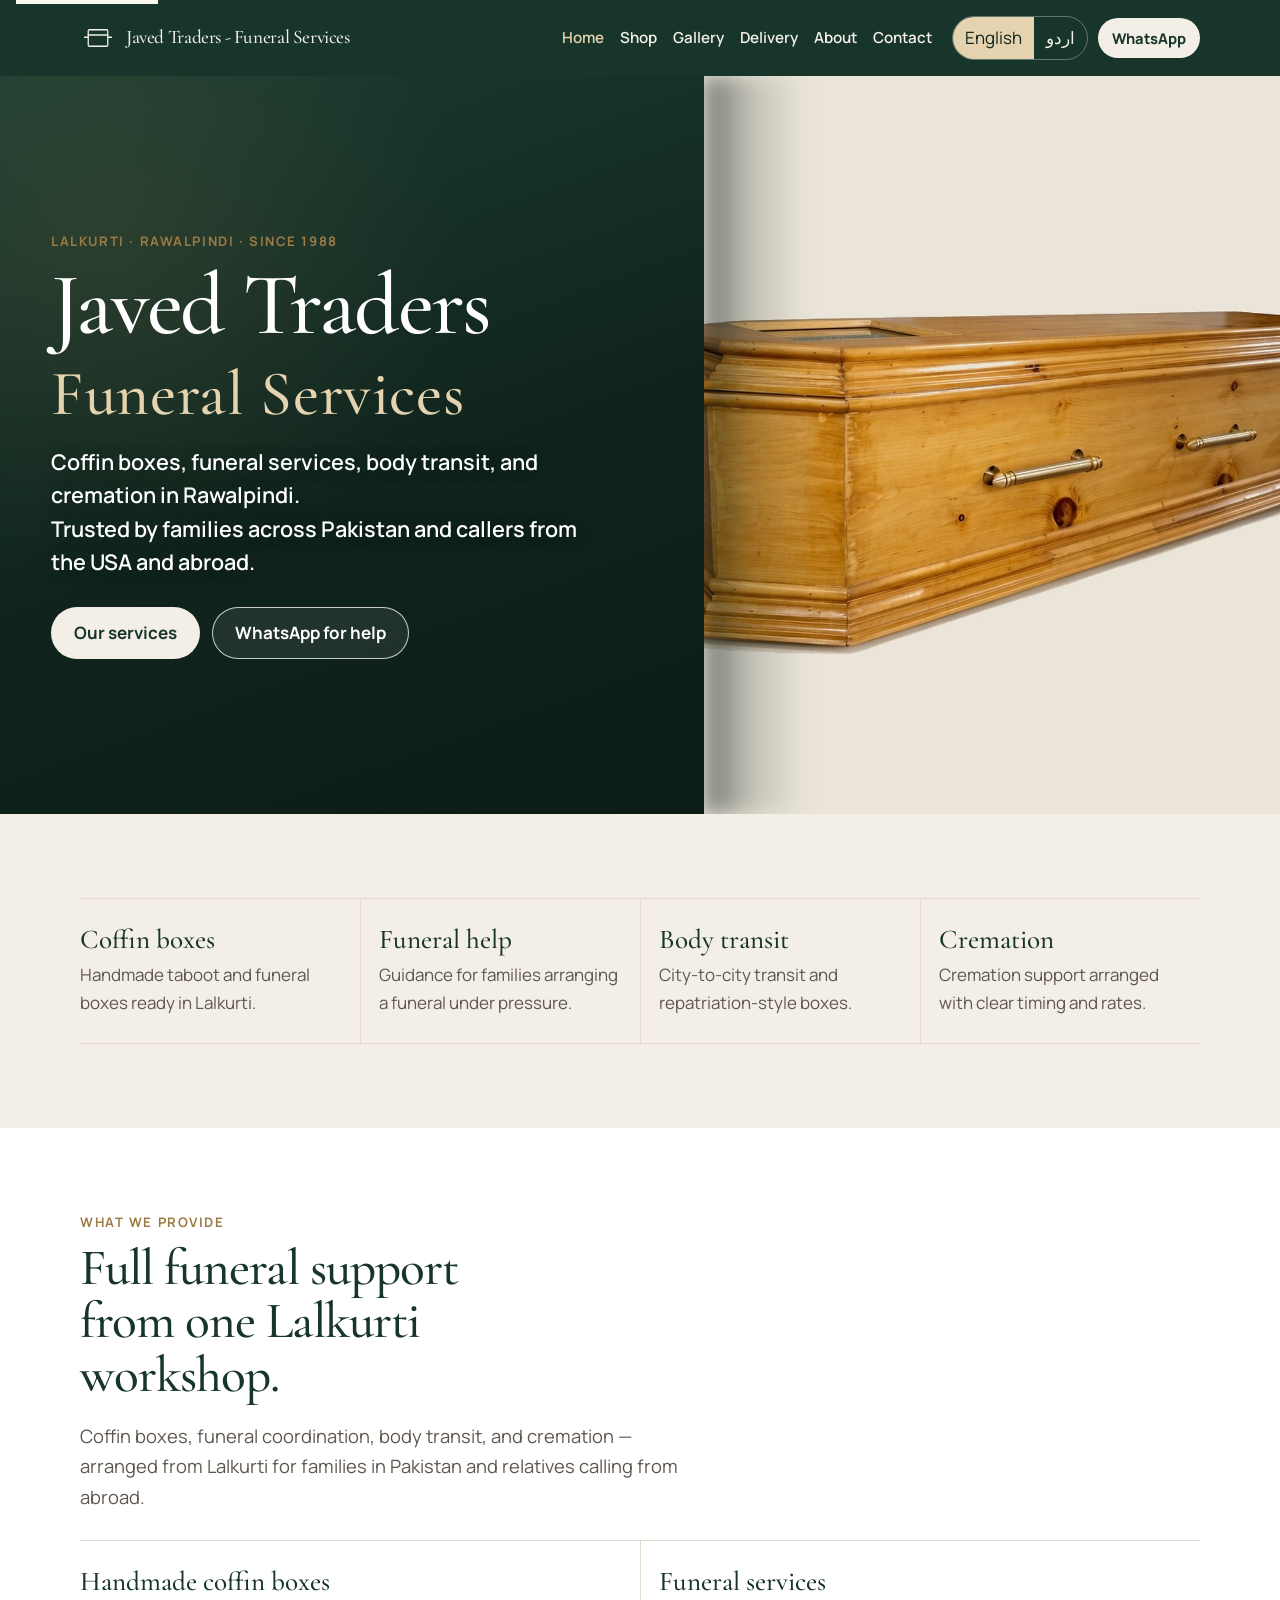
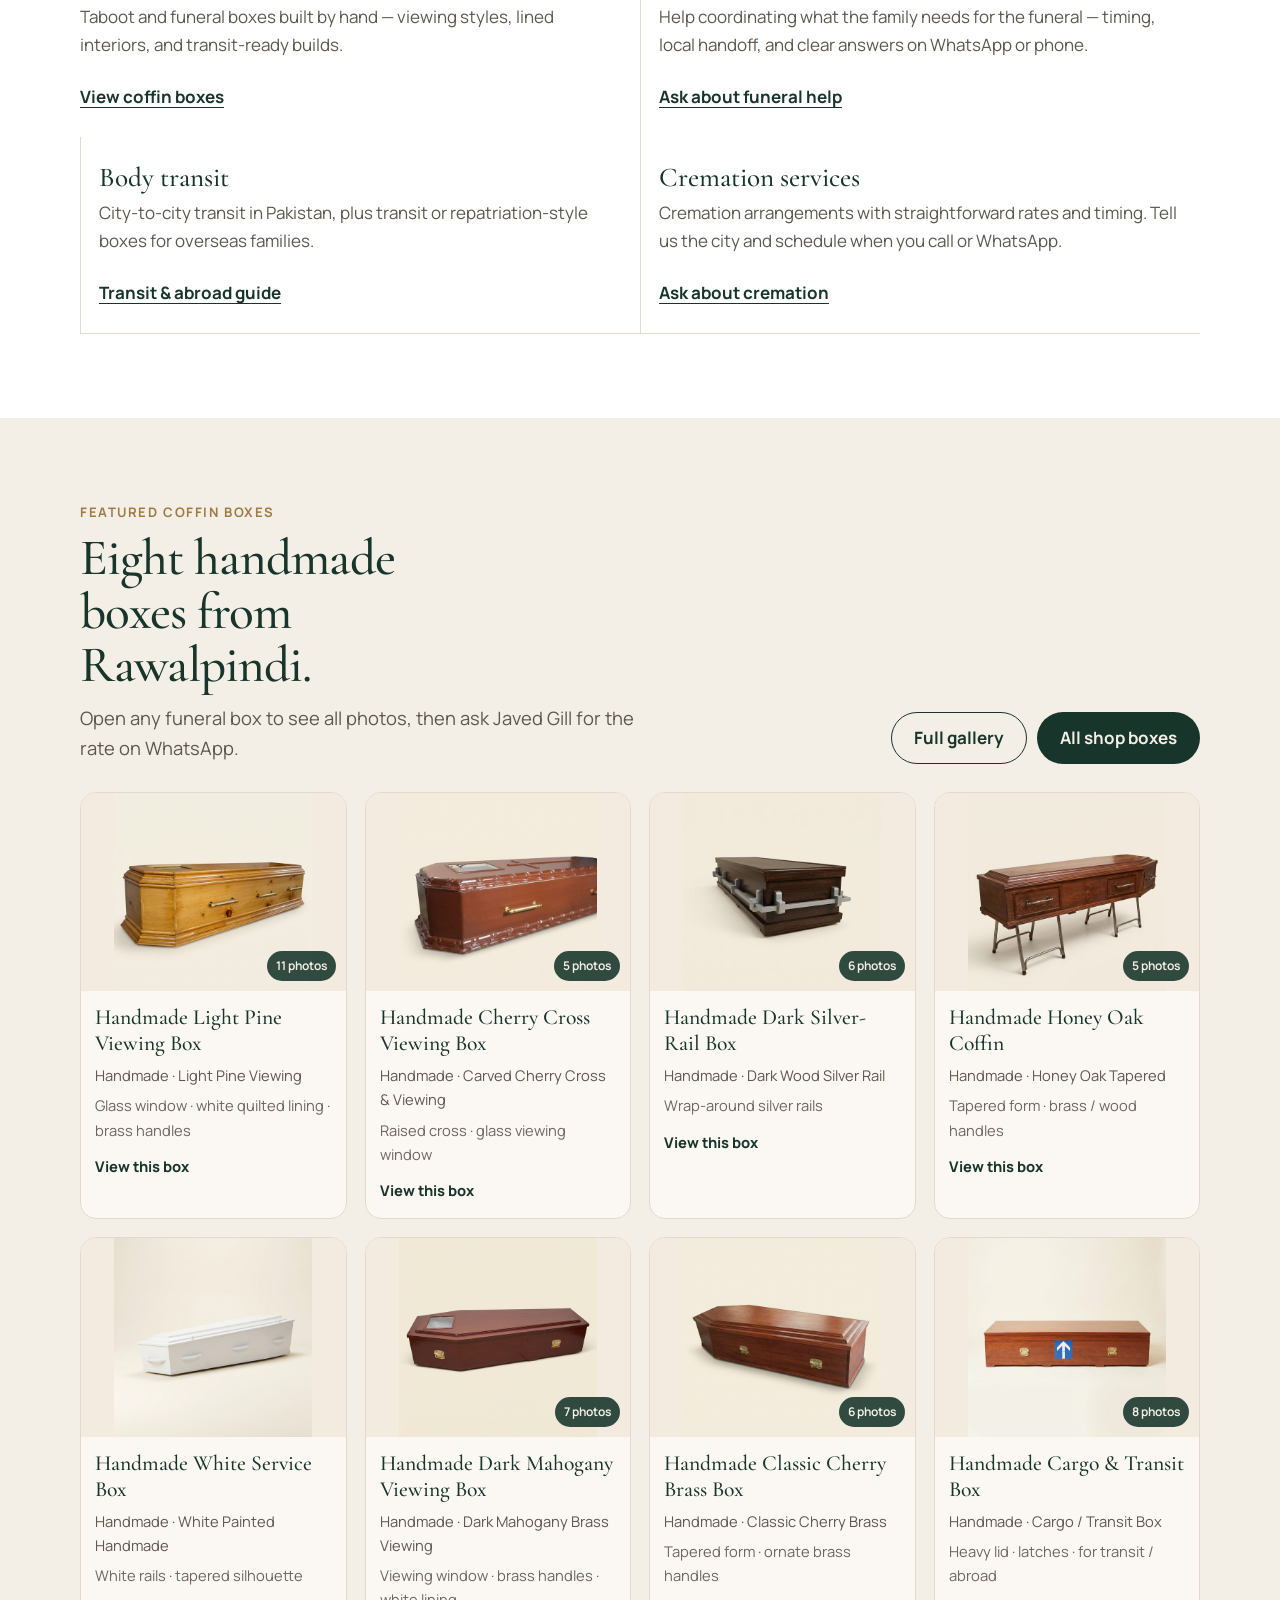
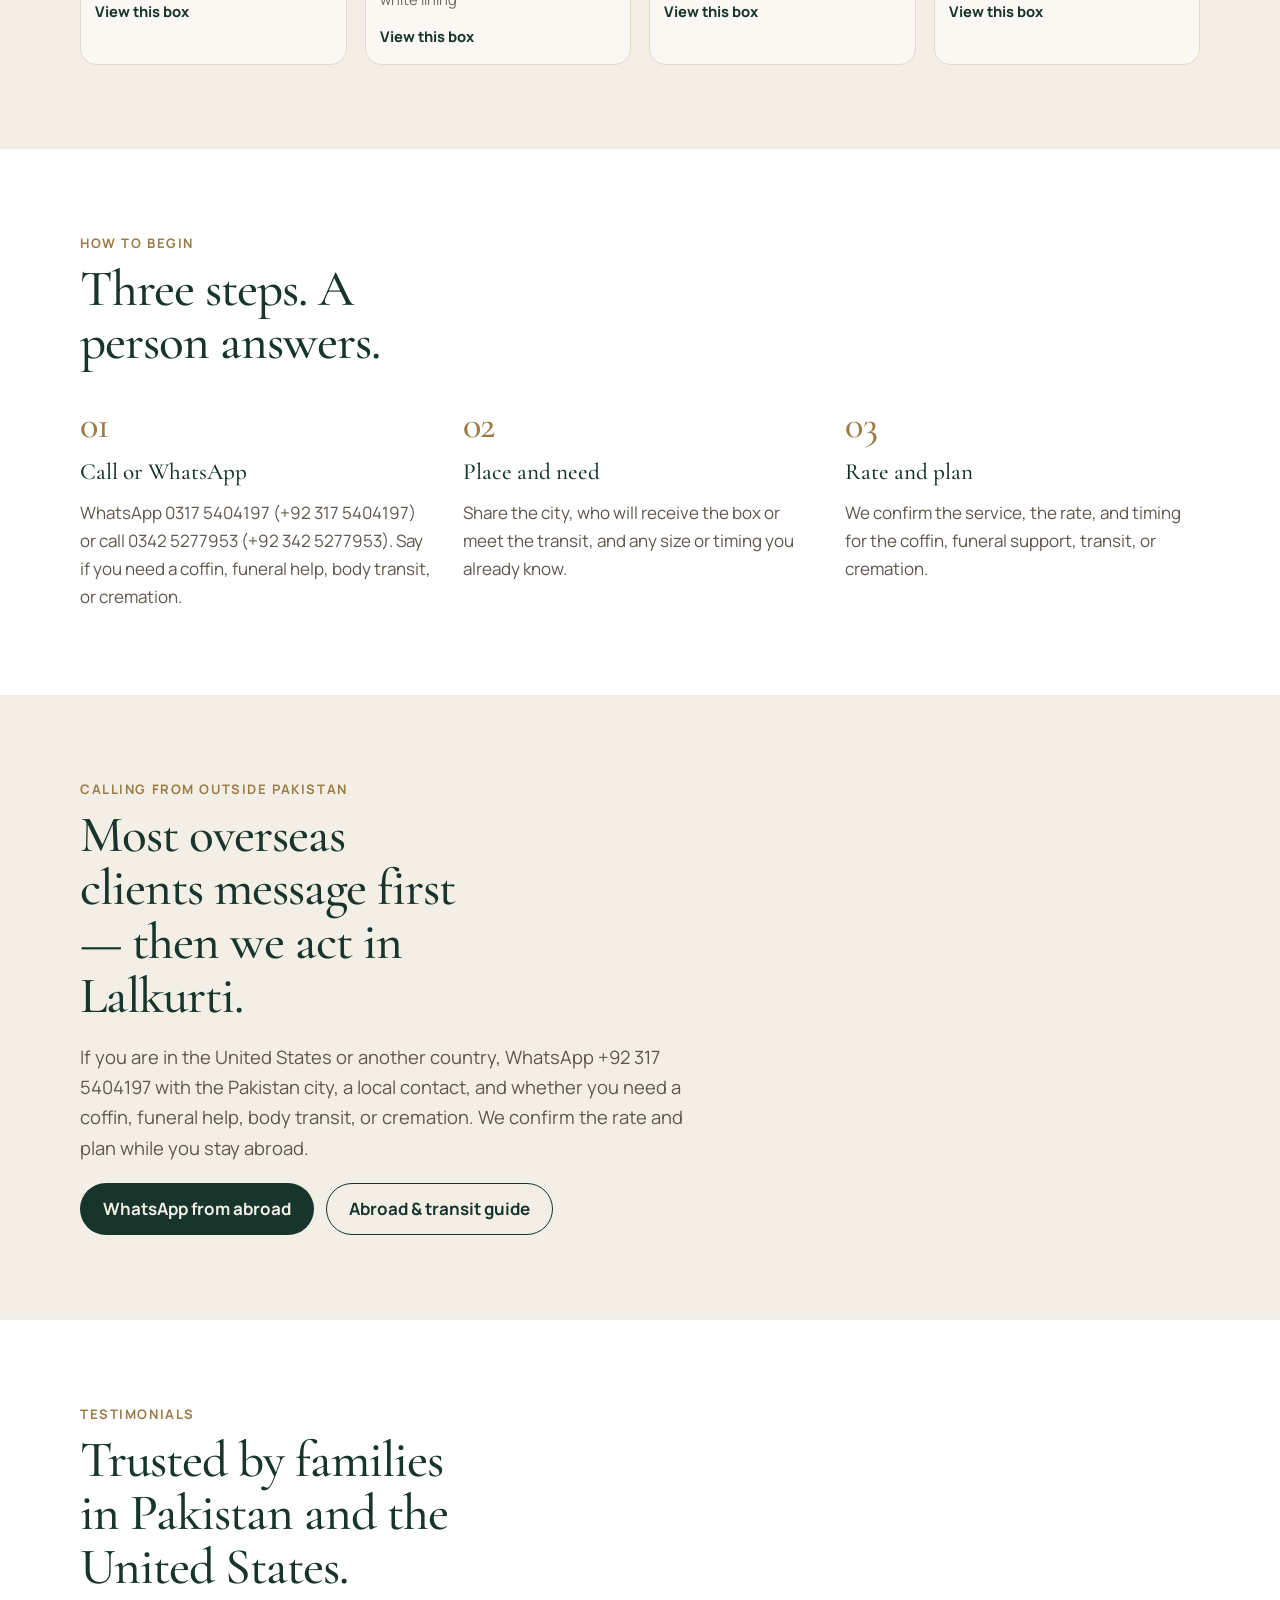
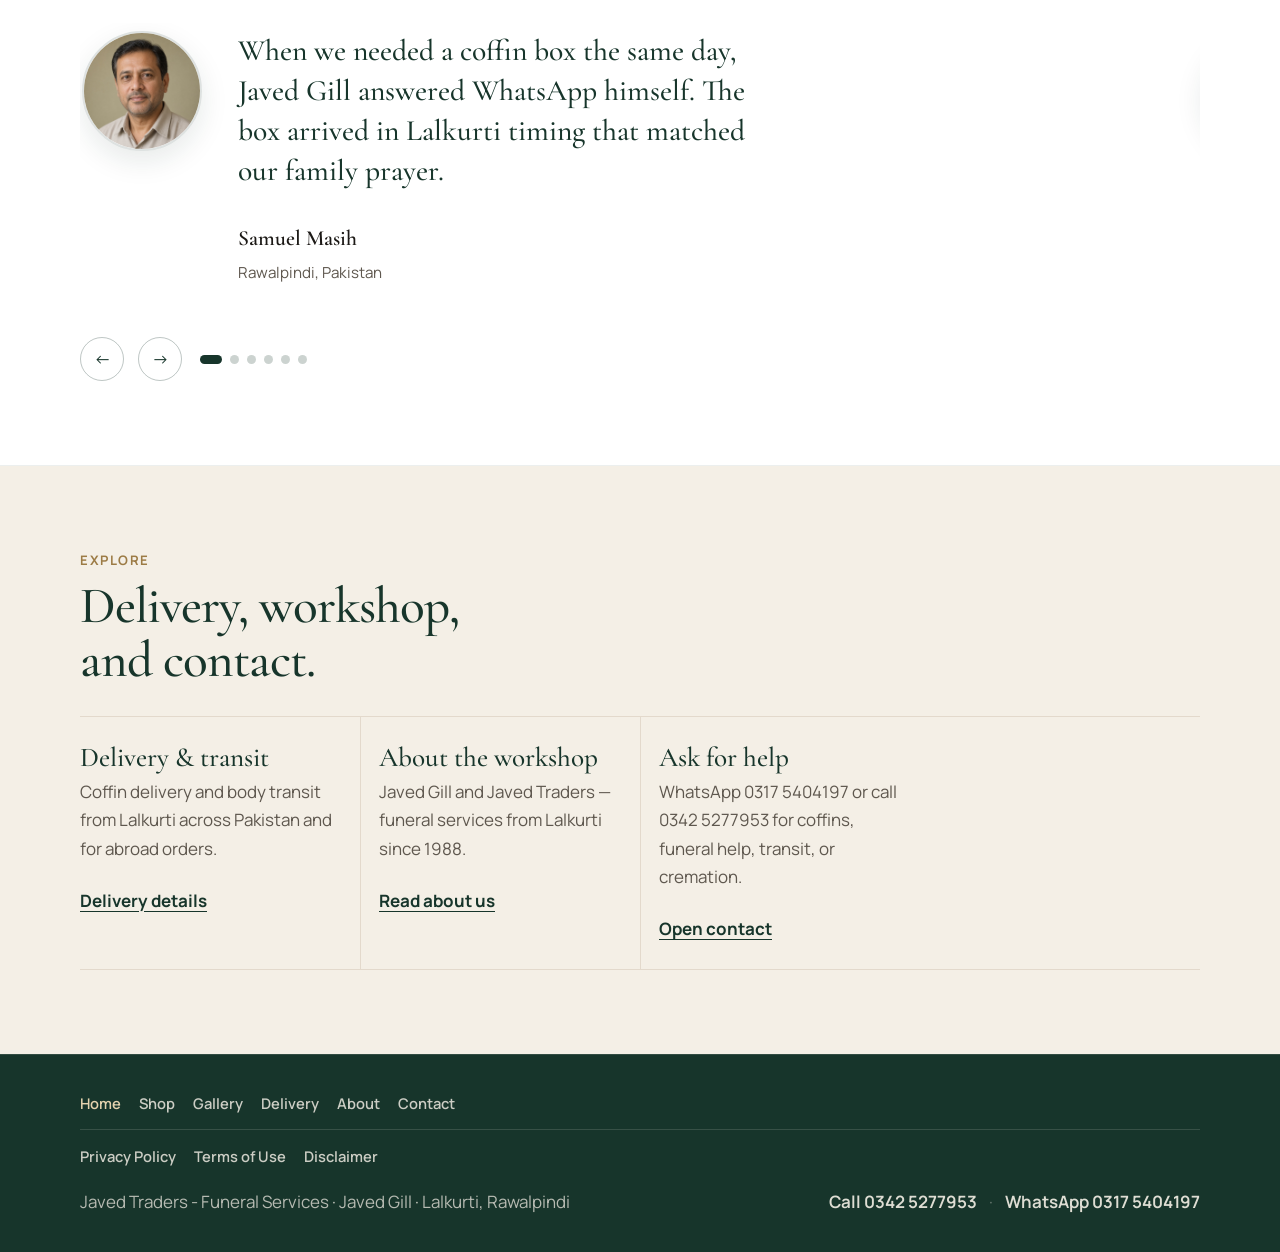
<file: index.html>
<!DOCTYPE html>
<html lang="en" dir="ltr">
<head>
  <meta charset="utf-8">
  <meta name="viewport" content="width=device-width, initial-scale=1">
  <script>
    try {
      if (localStorage.getItem("jfc-lang") === "ur") {
        document.documentElement.lang = "ur";
        document.documentElement.dir = "rtl";
      }
    } catch (e) {}
  </script>
  <title>Funeral Services Rawalpindi | Coffins, Transit & Cremation | Javed Traders</title>
  <meta name="description" content="Javed Traders - Funeral Services in Lalkurti, Rawalpindi: coffin boxes, funeral help, body transit, and cremation. WhatsApp 0317 5404197 · Call 0342 5277953.">
  <meta name="keywords" content="funeral services Rawalpindi, cremation Rawalpindi, body transit Pakistan, coffin boxes Rawalpindi, taboot Rawalpindi, تابوت راولپنڈی, janaaza services, cremation Pakistan, Javed Traders Funeral Services, جنازہ خدمات, کریمیشن">
  <meta name="author" content="Javed Gill, Javed Traders - Funeral Services">
  <meta name="robots" content="index, follow, max-image-preview:large">
  <meta name="geo.region" content="PK-PB">
  <meta name="geo.placename" content="Rawalpindi">
  <meta name="theme-color" content="#17352b">
  <link rel="canonical" href="https://javedfuneralboxes.vercel.app/">
  <link rel="alternate" hreflang="en" href="https://javedfuneralboxes.vercel.app/">
  <link rel="alternate" hreflang="ur" href="https://javedfuneralboxes.vercel.app/">
  <link rel="alternate" hreflang="x-default" href="https://javedfuneralboxes.vercel.app/">
  <meta property="og:site_name" content="Javed Traders - Funeral Services">
  <meta property="og:locale" content="en_PK">
  <meta property="og:locale:alternate" content="ur_PK">
  <meta property="og:title" content="Funeral Services Rawalpindi | Coffins, Transit & Cremation | Javed Traders">
  <meta property="og:description" content="Coffins, funeral help, body transit, and cremation from Lalkurti, Rawalpindi. Pakistan-wide and abroad orders. WhatsApp 0317 5404197.">
  <meta property="og:type" content="website">
  <meta property="og:url" content="https://javedfuneralboxes.vercel.app/">
  <meta property="og:image" content="https://javedfuneralboxes.vercel.app/images/hero/hero-main.jpg">
  <meta property="og:image:alt" content="Handmade light pine coffin box from Lalkurti, Rawalpindi">
  <meta name="twitter:card" content="summary_large_image">
  <meta name="twitter:title" content="Funeral Services Rawalpindi | Coffins, Transit & Cremation | Javed Traders">
  <meta name="twitter:description" content="Coffins, funeral help, body transit, and cremation from Lalkurti. Pakistan and abroad. WhatsApp 0317 5404197.">
  <meta name="twitter:image" content="https://javedfuneralboxes.vercel.app/images/hero/hero-main.jpg">
  <link rel="icon" href="images/mark.svg" type="image/svg+xml">
  <link rel="preconnect" href="https://fonts.googleapis.com">
  <link rel="preconnect" href="https://fonts.gstatic.com" crossorigin>
  <link href="https://fonts.googleapis.com/css2?family=Cormorant+Garamond:ital,wght@0,500;0,600;0,700;1,500&family=Manrope:wght@400;500;600;700&family=Noto+Naskh+Arabic:wght@400;500;600;700&family=Noto+Nastaliq+Urdu:wght@400;500;600;700&display=swap" rel="stylesheet">
  <link rel="stylesheet" href="css/styles.css">
  <script type="application/ld+json">
  {
    "@context": "https://schema.org",
    "@graph": [
      {
        "@type": "WebSite",
        "@id": "https://javedfuneralboxes.vercel.app/#website",
        "url": "https://javedfuneralboxes.vercel.app/",
        "name": "Javed Traders - Funeral Services",
        "description": "Funeral services, coffin boxes, body transit, and cremation from Lalkurti, Rawalpindi.",
        "inLanguage": ["en", "ur"],
        "publisher": { "@id": "https://javedfuneralboxes.vercel.app/#business" }
      },
      {
        "@type": ["LocalBusiness", "FuneralHome"],
        "@id": "https://javedfuneralboxes.vercel.app/#business",
        "name": "Javed Traders - Funeral Services",
        "legalName": "Javed Traders",
        "alternateName": ["Javed Traders", "Javed Funeral Boxes", "Javed Traders Coffins", "جاوید ٹریڈرز - جنازہ خدمات", "جاوید ٹریڈرز"],
        "url": "https://javedfuneralboxes.vercel.app/",
        "founder": { "@type": "Person", "name": "Javed Gill" },
        "telephone": ["+923425277953", "+923175404197"],
        "contactPoint": [
          {
            "@type": "ContactPoint",
            "telephone": "+923425277953",
            "contactType": "customer service",
            "availableLanguage": ["en", "ur"]
          },
          {
            "@type": "ContactPoint",
            "telephone": "+923175404197",
            "contactType": "WhatsApp",
            "availableLanguage": ["en", "ur"]
          }
        ],
        "image": [
          "https://javedfuneralboxes.vercel.app/images/people/javed-gill.jpg",
          "https://javedfuneralboxes.vercel.app/images/hero/hero-main.jpg"
        ],
        "logo": "https://javedfuneralboxes.vercel.app/images/mark.svg",
        "description": "Javed Traders - Funeral Services in Lalkurti, Rawalpindi provides handmade coffin boxes, funeral help, body transit, and cremation across Pakistan and for overseas families.",
        "address": {
          "@type": "PostalAddress",
          "streetAddress": "Lalkurti",
          "addressLocality": "Rawalpindi",
          "addressRegion": "Punjab",
          "addressCountry": "PK"
        },
        "geo": {
          "@type": "GeoCoordinates",
          "latitude": 33.5651,
          "longitude": 73.0169
        },
        "areaServed": [
          { "@type": "City", "name": "Rawalpindi" },
          { "@type": "City", "name": "Islamabad" },
          { "@type": "Country", "name": "Pakistan" }
        ],
        "foundingDate": "1988",
        "priceRange": "Contact for rate",
        "knowsLanguage": ["en", "ur"],
        "sameAs": ["https://www.facebook.com/javed.yaqub.31"],
        "hasOfferCatalog": {
          "@type": "OfferCatalog",
          "name": "Funeral services",
          "itemListElement": [
            { "@type": "Offer", "itemOffered": { "@type": "Service", "name": "Handmade coffin and taboot boxes" } },
            { "@type": "Offer", "itemOffered": { "@type": "Service", "name": "Funeral arrangement support" } },
            { "@type": "Offer", "itemOffered": { "@type": "Service", "name": "Body transit and repatriation boxes" } },
            { "@type": "Offer", "itemOffered": { "@type": "Service", "name": "Cremation services" } }
          ]
        }
      }
    ]
  }
  </script>
</head>
<body>
  <a class="skip" href="#main">
    <span class="t-en">Skip to content</span>
    <span class="t-ur">مواد پر جائیں</span>
  </a>

  <header class="site-header">
    <div class="container header-bar">
      <a class="brand" href="index.html">
        <svg class="mark" viewBox="0 0 48 48" aria-hidden="true">
          <rect x="11" y="13" width="26" height="22" rx="1.5" fill="none" stroke="currentColor" stroke-width="1.7"/>
          <path d="M11 20h26M6 23h5M37 23h5" fill="none" stroke="currentColor" stroke-width="1.7" stroke-linecap="round"/>
        </svg>
        <span class="brand-text">
          <span class="t-en">Javed Traders - Funeral Services</span>
          <span class="t-ur">جاوید ٹریڈرز - جنازہ خدمات</span>
        </span>
      </a>

      <nav class="site-nav" id="site-nav" aria-label="Primary">
        <a href="index.html" aria-current="page"><span class="t-en">Home</span><span class="t-ur">ہوم</span></a>
        <a href="shop.html"><span class="t-en">Shop</span><span class="t-ur">دکان</span></a>
        <a href="gallery.html"><span class="t-en">Gallery</span><span class="t-ur">گیلری</span></a>
        <a href="delivery.html"><span class="t-en">Delivery</span><span class="t-ur">ڈیلیوری</span></a>
        <a href="about.html"><span class="t-en">About</span><span class="t-ur">تعارف</span></a>
        <a href="contact.html"><span class="t-en">Contact</span><span class="t-ur">رابطہ</span></a>
      </nav>

      <div class="header-tools">
        <div class="lang" role="group" aria-label="Language">
          <button type="button" data-set-lang="en" aria-pressed="true">English</button>
          <button type="button" data-set-lang="ur" aria-pressed="false">اردو</button>
        </div>
        <a class="header-wa js-wa" href="https://wa.me/923175404197" target="_blank" rel="noopener">
          <span class="t-en">WhatsApp</span>
          <span class="t-ur">واٹس ایپ</span>
        </a>
        <button class="nav-toggle" type="button" aria-expanded="false" aria-controls="site-nav">
          <span class="open-label t-en">Menu</span>
          <span class="open-label t-ur">مینو</span>
          <span class="close-label t-en">Close</span>
          <span class="close-label t-ur">بند</span>
        </button>
      </div>
    </div>
  </header>

  <main id="main">
    <section class="hero" id="top">
      <div class="hero-stage">
        <div class="hero-copy">
          <p class="kicker hero-kicker">
            <span class="t-en">Lalkurti · Rawalpindi · Since 1988</span>
            <span class="t-ur">لالکورٹی · راولپنڈی · ۱۹۸۸ سے</span>
          </p>
          <h1>
            <span class="t-en">Javed Traders<br class="hero-lede-br"><span class="hero-h1-sub">Funeral Services</span></span>
            <span class="t-ur">جاوید ٹریڈرز<br class="hero-lede-br"><span class="hero-h1-sub">جنازہ خدمات</span></span>
          </h1>
          <p class="lede hero-lede">
            <span class="t-en">Coffin boxes, funeral services, body transit, and cremation in Rawalpindi.<br class="hero-lede-br">Trusted by families across Pakistan and callers from the USA and abroad.</span>
            <span class="t-ur">راولپنڈی میں کوفن باکس، جنازہ خدمات، باڈی ٹرانزٹ، اور کریمیشن۔<br class="hero-lede-br">پورے پاکستان اور امریکہ سمیت بیرون ملک سے رابطہ کرنے والے خاندانوں کا اعتماد۔</span>
          </p>
          <div class="hero-actions">
            <a class="btn btn-solid btn-on-dark" href="#services">
              <span class="t-en">Our services</span>
              <span class="t-ur">ہماری خدمات</span>
            </a>
            <a class="btn btn-ghost js-wa" href="https://wa.me/923175404197" target="_blank" rel="noopener">
              <span class="t-en">WhatsApp for help</span>
              <span class="t-ur">مدد کے لیے واٹس ایپ</span>
            </a>
          </div>
        </div>
        <div class="hero-media">
          <img
            src="images/hero/hero-main.jpg"
            alt="Handmade light pine coffin box from Lalkurti, Rawalpindi"
            width="1600"
            height="1200"
            loading="eager"
            fetchpriority="high"
          >
        </div>
      </div>
    </section>

    <section class="facts surface-cream" aria-label="Service facts">
      <div class="container facts-grid">
        <article>
          <h2><span class="t-en">Coffin boxes</span><span class="t-ur">کوفن باکس</span></h2>
          <p><span class="t-en">Handmade taboot and funeral boxes ready in Lalkurti.</span><span class="t-ur">لالکورٹی میں ہاتھ سے تیار تابوت اور فنرل باکس تیار۔</span></p>
        </article>
        <article>
          <h2><span class="t-en">Funeral help</span><span class="t-ur">جنازہ مدد</span></h2>
          <p><span class="t-en">Guidance for families arranging a funeral under pressure.</span><span class="t-ur">دباؤ میں جنازہ کا بندوبست کرنے والے خاندانوں کی رہنمائی۔</span></p>
        </article>
        <article>
          <h2><span class="t-en">Body transit</span><span class="t-ur">باڈی ٹرانزٹ</span></h2>
          <p><span class="t-en">City-to-city transit and repatriation-style boxes.</span><span class="t-ur">شہر بہ شہر ٹرانزٹ اور ریپٹری ایشن طرز کے باکس۔</span></p>
        </article>
        <article>
          <h2><span class="t-en">Cremation</span><span class="t-ur">کریمیشن</span></h2>
          <p><span class="t-en">Cremation support arranged with clear timing and rates.</span><span class="t-ur">کریمیشن سپورٹ واضح وقت اور ریٹ کے ساتھ۔</span></p>
        </article>
      </div>
    </section>

    <section class="section section-tight surface-white" id="services" aria-label="Funeral services">
      <div class="container">
        <p class="eyebrow"><span class="t-en">What we provide</span><span class="t-ur">ہم کیا فراہم کرتے ہیں</span></p>
        <h2 class="display">
          <span class="t-en">Full funeral support from one Lalkurti workshop.</span>
          <span class="t-ur">لالکورٹی کی ایک ورکشاپ سے مکمل جنازہ سپورٹ۔</span>
        </h2>
        <p class="lede">
          <span class="t-en">Coffin boxes, funeral coordination, body transit, and cremation — arranged from Lalkurti for families in Pakistan and relatives calling from abroad.</span>
          <span class="t-ur">کوفن باکس، جنازہ کوآرڈینیشن، باڈی ٹرانزٹ، اور کریمیشن — لالکورٹی سے پاکستان کے خاندانوں اور بیرون ملک سے رابطہ کرنے والے رشتہ داروں کے لیے۔</span>
        </p>
        <div class="facts-grid services-grid" style="margin-top: 28px;">
          <article>
            <h2><span class="t-en">Handmade coffin boxes</span><span class="t-ur">ہاتھ سے تیار کوفن باکس</span></h2>
            <p><span class="t-en">Taboot and funeral boxes built by hand — viewing styles, lined interiors, and transit-ready builds.</span><span class="t-ur">تابوت اور فنرل باکس ہاتھ سے تیار — ویونگ طرز، استر والے اندرون، اور ٹرانزٹ کے لیے مضبوط باکس۔</span></p>
            <p><a class="text-link" href="shop.html"><span class="t-en">View coffin boxes</span><span class="t-ur">کوفن باکس دیکھیں</span></a></p>
          </article>
          <article>
            <h2><span class="t-en">Funeral services</span><span class="t-ur">جنازہ خدمات</span></h2>
            <p><span class="t-en">Help coordinating what the family needs for the funeral — timing, local handoff, and clear answers on WhatsApp or phone.</span><span class="t-ur">جنازہ کے لیے درکار بندوبست میں مدد — وقت، مقامی حوالگی، اور واٹس ایپ یا فون پر واضح جواب۔</span></p>
            <p><a class="text-link" href="contact.html"><span class="t-en">Ask about funeral help</span><span class="t-ur">جنازہ مدد پوچھیں</span></a></p>
          </article>
          <article>
            <h2><span class="t-en">Body transit</span><span class="t-ur">باڈی ٹرانزٹ</span></h2>
            <p><span class="t-en">City-to-city transit in Pakistan, plus transit or repatriation-style boxes for overseas families.</span><span class="t-ur">پاکستان میں شہر بہ شہر ٹرانزٹ، اور بیرون ملک خاندانوں کے لیے ٹرانزٹ یا ریپٹری ایشن باکس۔</span></p>
            <p><a class="text-link" href="delivery.html#abroad"><span class="t-en">Transit &amp; abroad guide</span><span class="t-ur">ٹرانزٹ اور بیرون ملک گائیڈ</span></a></p>
          </article>
          <article>
            <h2><span class="t-en">Cremation services</span><span class="t-ur">کریمیشن خدمات</span></h2>
            <p><span class="t-en">Cremation arrangements with straightforward rates and timing. Tell us the city and schedule when you call or WhatsApp.</span><span class="t-ur">کریمیشن کا بندوبست سیدھے ریٹ اور وقت کے ساتھ۔ کال یا واٹس ایپ پر شہر اور شیڈول بتائیں۔</span></p>
            <p><a class="text-link js-wa" href="https://wa.me/923175404197" target="_blank" rel="noopener"><span class="t-en">Ask about cremation</span><span class="t-ur">کریمیشن پوچھیں</span></a></p>
          </article>
        </div>
      </div>
    </section>

    <section class="section section-tight surface-cream" id="boxes" aria-label="Featured coffin boxes">
      <div class="container loop-head">
        <div>
          <p class="eyebrow"><span class="t-en">Featured coffin boxes</span><span class="t-ur">منتخب کوفن باکس</span></p>
          <h2 class="display">
            <span class="t-en">Eight handmade boxes from Rawalpindi.</span>
            <span class="t-ur">راولپنڈی سے آٹھ ہاتھ سے تیار باکس۔</span>
          </h2>
          <p class="lede featured-lede">
            <span class="t-en">Open any funeral box to see all photos, then ask Javed Gill for the rate on WhatsApp.</span>
            <span class="t-ur">کوئی بھی فنرل باکس کھولیں، تمام تصاویر دیکھیں، پھر جاوید گل سے واٹس ایپ پر ریٹ پوچھیں۔</span>
          </p>
        </div>
        <div class="loop-actions">
          <a class="btn btn-line" href="gallery.html"><span class="t-en">Full gallery</span><span class="t-ur">پوری گیلری</span></a>
          <a class="btn btn-solid" href="shop.html"><span class="t-en">All shop boxes</span><span class="t-ur">تمام دکان باکس</span></a>
        </div>
      </div>
      <div class="container">
        <div class="product-grid featured-grid" id="featured-grid"></div>
      </div>
    </section>

    <section class="section section-tight surface-white" id="order">
      <div class="container">
        <p class="eyebrow"><span class="t-en">How to begin</span><span class="t-ur">شروع کیسے کریں</span></p>
        <h2 class="display">
          <span class="t-en">Three steps. A person answers.</span>
          <span class="t-ur">تین قدم۔ جواب خود ملتا ہے۔</span>
        </h2>
        <ol class="steps">
          <li>
            <span class="step-no">01</span>
            <h3><span class="t-en">Call or WhatsApp</span><span class="t-ur">کال یا واٹس ایپ</span></h3>
            <p>
              <span class="t-en">WhatsApp 0317 5404197 (+92 317 5404197) or call 0342 5277953 (+92 342 5277953). Say if you need a coffin, funeral help, body transit, or cremation.</span>
              <span class="t-ur">واٹس ایپ 0317 5404197 (+92 317 5404197) یا کال 0342 5277953 (+92 342 5277953)۔ بتائیں کوفن، جنازہ مدد، باڈی ٹرانزٹ، یا کریمیشن چاہیے۔</span>
            </p>
          </li>
          <li>
            <span class="step-no">02</span>
            <h3><span class="t-en">Place and need</span><span class="t-ur">جگہ اور ضرورت</span></h3>
            <p>
              <span class="t-en">Share the city, who will receive the box or meet the transit, and any size or timing you already know.</span>
              <span class="t-ur">شہر، باکس وصول کرنے والا یا ٹرانزٹ سے ملنے والا، اور معلوم سائز یا وقت بتائیں۔</span>
            </p>
          </li>
          <li>
            <span class="step-no">03</span>
            <h3><span class="t-en">Rate and plan</span><span class="t-ur">ریٹ اور منصوبہ</span></h3>
            <p>
              <span class="t-en">We confirm the service, the rate, and timing for the coffin, funeral support, transit, or cremation.</span>
              <span class="t-ur">ہم خدمت، ریٹ، اور کوفن، جنازہ سپورٹ، ٹرانزٹ، یا کریمیشن کا وقت تصدیق کرتے ہیں۔</span>
            </p>
          </li>
        </ol>
      </div>
    </section>

    <section class="section section-tight surface-cream" id="abroad-home">
      <div class="container">
        <p class="eyebrow"><span class="t-en">Calling from outside Pakistan</span><span class="t-ur">بیرون ملک سے رابطہ</span></p>
        <h2 class="display">
          <span class="t-en">Most overseas clients message first — then we act in Lalkurti.</span>
          <span class="t-ur">زیادہ تر بیرون ملک کلائنٹ پہلے میسج کرتے ہیں — پھر کام لالکورٹی میں ہوتا ہے۔</span>
        </h2>
        <p class="lede">
          <span class="t-en">If you are in the United States or another country, WhatsApp <span class="ltr">+92 317 5404197</span> with the Pakistan city, a local contact, and whether you need a coffin, funeral help, body transit, or cremation. We confirm the rate and plan while you stay abroad.</span>
          <span class="t-ur">اگر آپ امریکہ یا دوسرے ملک میں ہیں تو واٹس ایپ <span class="ltr">+92 317 5404197</span> پر پاکستان کا شہر، مقامی رابطہ، اور بتائیں کوفن، جنازہ مدد، باڈی ٹرانزٹ، یا کریمیشن چاہیے۔ آپ باہر رہیں؛ ہم ریٹ اور منصوبہ تصدیق کرتے ہیں۔</span>
        </p>
        <div class="hero-actions" style="margin-top: 20px;">
          <a class="btn btn-solid js-wa" href="https://wa.me/923175404197" target="_blank" rel="noopener"><span class="t-en">WhatsApp from abroad</span><span class="t-ur">بیرون ملک سے واٹس ایپ</span></a>
          <a class="btn btn-line" href="delivery.html#abroad"><span class="t-en">Abroad &amp; transit guide</span><span class="t-ur">بیرون ملک اور ٹرانزٹ گائیڈ</span></a>
        </div>
      </div>
    </section>

    <section class="section section-tight testimonials surface-white" id="testimonials" aria-label="Testimonials">
      <div class="container">
        <p class="eyebrow"><span class="t-en">Testimonials</span><span class="t-ur">تاثرات</span></p>
        <h2 class="display">
          <span class="t-en">Trusted by families in Pakistan and the United States.</span>
          <span class="t-ur">پاکستان اور امریکہ کے خاندانوں کا اعتماد۔</span>
        </h2>
        <div class="testimonials-shell" data-testimonials>
          <div class="testimonials-viewport">
            <div class="testimonials-track" aria-live="polite"></div>
          </div>
          <div class="testimonials-controls">
            <button type="button" class="testimonials-nav" data-testimonial-nav="prev" aria-label="Previous testimonial">
              <span aria-hidden="true">←</span>
            </button>
            <button type="button" class="testimonials-nav" data-testimonial-nav="next" aria-label="Next testimonial">
              <span aria-hidden="true">→</span>
            </button>
            <div class="testimonials-dots" role="tablist" aria-label="Choose testimonial"></div>
          </div>
        </div>
      </div>
    </section>

    <section class="section section-tight surface-cream" id="next">
      <div class="container">
        <p class="eyebrow"><span class="t-en">Explore</span><span class="t-ur">مزید دیکھیں</span></p>
        <h2 class="display">
          <span class="t-en">Delivery, workshop, and contact.</span>
          <span class="t-ur">ڈیلیوری، ورکشاپ، اور رابطہ۔</span>
        </h2>
        <div class="facts-grid" style="margin-top: 28px;">
          <article>
            <h2><span class="t-en">Delivery &amp; transit</span><span class="t-ur">ڈیلیوری اور ٹرانزٹ</span></h2>
            <p><span class="t-en">Coffin delivery and body transit from Lalkurti across Pakistan and for abroad orders.</span><span class="t-ur">لالکورٹی سے کوفن ڈیلیوری اور باڈی ٹرانزٹ پورے پاکستان اور بیرون ملک آرڈر پر۔</span></p>
            <p><a class="text-link" href="delivery.html"><span class="t-en">Delivery details</span><span class="t-ur">ڈیلیوری تفصیل</span></a></p>
          </article>
          <article>
            <h2><span class="t-en">About the workshop</span><span class="t-ur">ورکشاپ تعارف</span></h2>
            <p><span class="t-en">Javed Gill and Javed Traders — funeral services from Lalkurti since 1988.</span><span class="t-ur">جاوید گل اور جاوید ٹریڈرز — لالکورٹی سے ۱۹۸۸ سے جنازہ خدمات۔</span></p>
            <p><a class="text-link" href="about.html"><span class="t-en">Read about us</span><span class="t-ur">تعارف پڑھیں</span></a></p>
          </article>
          <article>
            <h2><span class="t-en">Ask for help</span><span class="t-ur">مدد پوچھیں</span></h2>
            <p><span class="t-en">WhatsApp 0317 5404197 or call 0342 5277953 for coffins, funeral help, transit, or cremation.</span><span class="t-ur">کوفن، جنازہ مدد، ٹرانزٹ، یا کریمیشن کے لیے واٹس ایپ 0317 5404197 یا کال 0342 5277953۔</span></p>
            <p><a class="text-link" href="contact.html"><span class="t-en">Open contact</span><span class="t-ur">رابطہ کھولیں</span></a></p>
          </article>
        </div>
      </div>
    </section>
  </main>

  <footer class="site-footer">
    <div class="container">
      <nav class="footer-nav" aria-label="Footer">
        <a href="index.html" aria-current="page"><span class="t-en">Home</span><span class="t-ur">ہوم</span></a>
        <a href="shop.html"><span class="t-en">Shop</span><span class="t-ur">دکان</span></a>
        <a href="gallery.html"><span class="t-en">Gallery</span><span class="t-ur">گیلری</span></a>
        <a href="delivery.html"><span class="t-en">Delivery</span><span class="t-ur">ڈیلیوری</span></a>
        <a href="about.html"><span class="t-en">About</span><span class="t-ur">تعارف</span></a>
        <a href="contact.html"><span class="t-en">Contact</span><span class="t-ur">رابطہ</span></a>
      </nav>
      <nav class="footer-legal" aria-label="Legal">
        <a href="privacy-policy.html"><span class="t-en">Privacy Policy</span><span class="t-ur">رازداری</span></a>
        <a href="terms.html"><span class="t-en">Terms of Use</span><span class="t-ur">شرائط استعمال</span></a>
        <a href="disclaimer.html"><span class="t-en">Disclaimer</span><span class="t-ur">دستبرداری</span></a>
      </nav>
      <div class="footer-bar">
        <p>
          <span class="t-en">Javed Traders - Funeral Services · Javed Gill · Lalkurti, Rawalpindi</span>
          <span class="t-ur">جاوید ٹریڈرز - جنازہ خدمات · جاوید گل · لالکورٹی، راولپنڈی</span>
        </p>
                <p class="footer-phones ltr">
          <a href="tel:+923425277953"><span class="t-en">Call</span><span class="t-ur">کال</span> 0342 5277953</a>
          <span class="footer-phone-sep" aria-hidden="true">·</span>
          <a class="js-wa" href="https://wa.me/923175404197" target="_blank" rel="noopener"><span class="t-en">WhatsApp</span><span class="t-ur">واٹس ایپ</span> 0317 5404197</a>
        </p>
      </div>
    </div>
  </footer>

  <div class="dock">
    <a href="tel:+923425277953">
      <span class="t-en">Call</span>
      <span class="t-ur">کال</span>
    </a>
    <a class="js-wa" href="https://wa.me/923175404197" target="_blank" rel="noopener">
      <span class="t-en">WhatsApp</span>
      <span class="t-ur">واٹس ایپ</span>
    </a>
  </div>

  <script src="js/site.js"></script>
  <script src="js/home.js"></script>
  <script src="js/testimonials.js"></script>
</body>
</html>
</file>
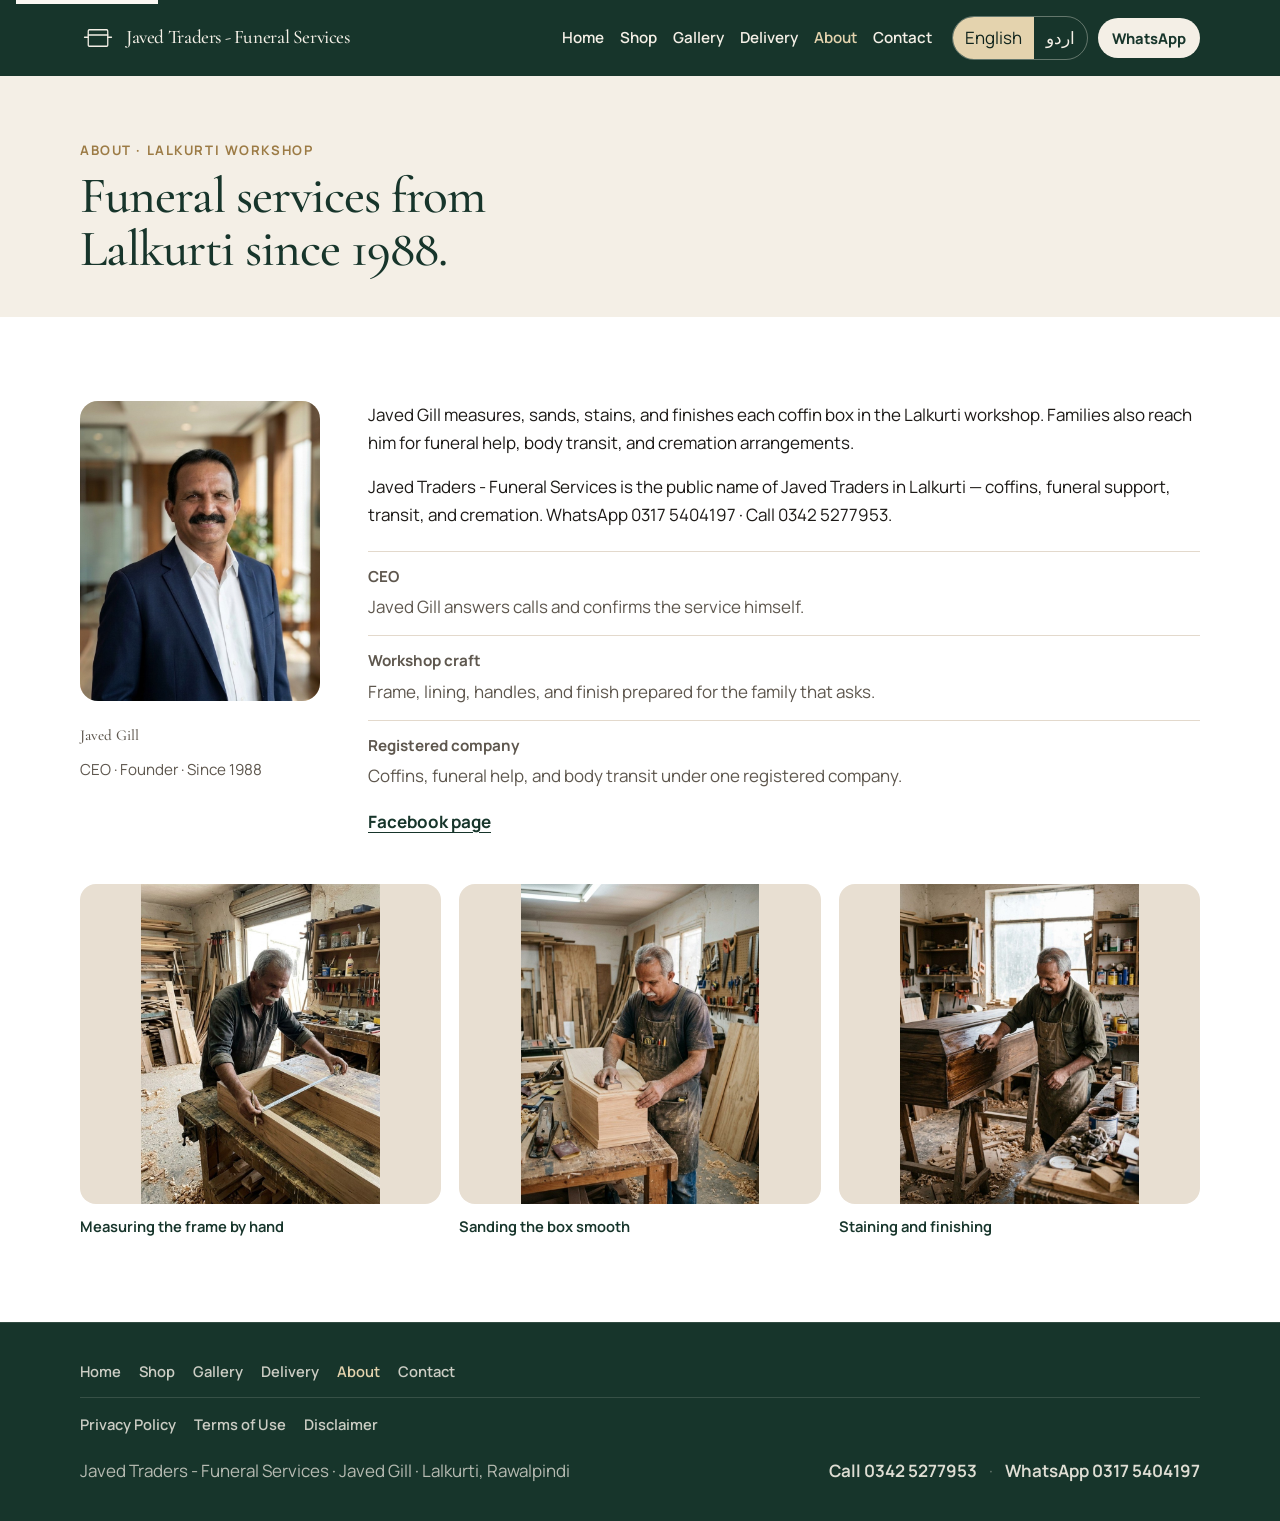
<file: about.html>
<!DOCTYPE html>
<html lang="en" dir="ltr">
<head>
  <meta charset="utf-8">
  <meta name="viewport" content="width=device-width, initial-scale=1">
  <script>
    try {
      if (localStorage.getItem("jfc-lang") === "ur") {
        document.documentElement.lang = "ur";
        document.documentElement.dir = "rtl";
      }
    } catch (e) {}
  </script>
  <title>About Javed Traders - Funeral Services Lalkurti | Javed Gill</title>
  <meta name="description" content="Meet Javed Gill of Javed Traders - Funeral Services in Lalkurti, Rawalpindi. Since 1988: handmade coffins, funeral help, and body transit for Pakistan and abroad.">
  <meta name="keywords" content="Javed Traders Lalkurti, Javed Gill, taboot maker Rawalpindi, تابوت بنانے والا, handmade coffin workshop, funeral box craftsman Pakistan, جاوید ٹریڈرز لالکورٹی">
  <meta name="robots" content="index, follow">
  <meta name="theme-color" content="#17352b">
  <link rel="canonical" href="https://javedfuneralboxes.vercel.app/about.html">
  <meta property="og:title" content="About Javed Traders - Funeral Services Lalkurti | Javed Gill">
  <meta property="og:description" content="Javed Traders - Funeral Services in Lalkurti. Founder Javed Gill provides coffins, funeral help, and body transit since 1988.">
  <meta property="og:type" content="website">
  <meta property="og:url" content="https://javedfuneralboxes.vercel.app/about.html">
  <meta property="og:image" content="https://javedfuneralboxes.vercel.app/images/people/javed-gill.jpg">
  <link rel="icon" href="images/mark.svg" type="image/svg+xml">
  <link rel="preconnect" href="https://fonts.googleapis.com">
  <link rel="preconnect" href="https://fonts.gstatic.com" crossorigin>
  <link href="https://fonts.googleapis.com/css2?family=Cormorant+Garamond:ital,wght@0,500;0,600;0,700;1,500&family=Manrope:wght@400;500;600;700&family=Noto+Naskh+Arabic:wght@400;500;600;700&family=Noto+Nastaliq+Urdu:wght@400;500;600;700&display=swap" rel="stylesheet">
  <link rel="stylesheet" href="css/styles.css">
</head>
<body>
  <a class="skip" href="#main"><span class="t-en">Skip to content</span><span class="t-ur">مواد پر جائیں</span></a>

  <header class="site-header">
    <div class="container header-bar">
      <a class="brand" href="index.html">
        <svg class="mark" viewBox="0 0 48 48" aria-hidden="true">
          <rect x="11" y="13" width="26" height="22" rx="1.5" fill="none" stroke="currentColor" stroke-width="1.7"/>
          <path d="M11 20h26M6 23h5M37 23h5" fill="none" stroke="currentColor" stroke-width="1.7" stroke-linecap="round"/>
        </svg>
        <span class="brand-text">
          <span class="t-en">Javed Traders - Funeral Services</span>
          <span class="t-ur">جاوید ٹریڈرز - جنازہ خدمات</span>
        </span>
      </a>
      <nav class="site-nav" id="site-nav" aria-label="Primary">
        <a href="index.html"><span class="t-en">Home</span><span class="t-ur">ہوم</span></a>
        <a href="shop.html"><span class="t-en">Shop</span><span class="t-ur">دکان</span></a>
        <a href="gallery.html"><span class="t-en">Gallery</span><span class="t-ur">گیلری</span></a>
        <a href="delivery.html"><span class="t-en">Delivery</span><span class="t-ur">ڈیلیوری</span></a>
        <a href="about.html" aria-current="page"><span class="t-en">About</span><span class="t-ur">تعارف</span></a>
        <a href="contact.html"><span class="t-en">Contact</span><span class="t-ur">رابطہ</span></a>
      </nav>
      <div class="header-tools">
        <div class="lang" role="group" aria-label="Language">
          <button type="button" data-set-lang="en" aria-pressed="true">English</button>
          <button type="button" data-set-lang="ur" aria-pressed="false">اردو</button>
        </div>
        <a class="header-wa js-wa" href="https://wa.me/923175404197" target="_blank" rel="noopener">
          <span class="t-en">WhatsApp</span><span class="t-ur">واٹس ایپ</span>
        </a>
        <button class="nav-toggle" type="button" aria-expanded="false" aria-controls="site-nav">
          <span class="open-label t-en">Menu</span><span class="open-label t-ur">مینو</span>
          <span class="close-label t-en">Close</span><span class="close-label t-ur">بند</span>
        </button>
      </div>
    </div>
  </header>

  <main id="main">
    <section class="page-hero surface-cream">
      <div class="container">
        <p class="eyebrow"><span class="t-en">About · Lalkurti workshop</span><span class="t-ur">تعارف · لالکورٹی ورکشاپ</span></p>
        <h1 class="display page-title">
          <span class="t-en">Funeral services from Lalkurti since 1988.</span>
          <span class="t-ur">لالکورٹی سے ۱۹۸۸ سے جنازہ خدمات۔</span>
        </h1>
      </div>
    </section>

    <section class="section section-about section-tight surface-white">
      <div class="container">
        <div class="about-intro">
          <figure class="about-portrait">
            <img src="images/people/javed-gill.jpg" alt="Javed Gill, CEO of Javed Traders - Funeral Services, Lalkurti Rawalpindi" width="640" height="800" loading="eager">
            <figcaption>
              <strong><span class="t-en">Javed Gill</span><span class="t-ur">جاوید گل</span></strong>
              <span><span class="t-en">CEO · Founder · Since 1988</span><span class="t-ur">سی ای او · بانی · ۱۹۸۸ سے</span></span>
            </figcaption>
          </figure>

          <div class="about-copy">
            <div class="prose">
              <p>
                <span class="t-en">Javed Gill measures, sands, stains, and finishes each coffin box in the Lalkurti workshop. Families also reach him for funeral help, body transit, and cremation arrangements.</span>
                <span class="t-ur">جاوید گل لالکورٹی ورکشاپ میں ہر کوفن باکس ناپتے، صاف کرتے، رنگ اور فنش کرتے ہیں۔ گھرانے جنازہ مدد، باڈی ٹرانزٹ، اور کریمیشن کے لیے بھی ان سے رابطہ کرتے ہیں۔</span>
              </p>
              <p>
                <span class="t-en">Javed Traders - Funeral Services is the public name of Javed Traders in Lalkurti — coffins, funeral support, transit, and cremation. WhatsApp 0317 5404197 · Call 0342 5277953.</span>
                <span class="t-ur">جاوید ٹریڈرز - جنازہ خدمات، لالکورٹی میں جاوید ٹریڈرز کا عوامی نام ہے — کوفن، جنازہ سپورٹ، ٹرانزٹ، اور کریمیشن۔ واٹس ایپ 0317 5404197 · کال 0342 5277953۔</span>
              </p>
            </div>
            <ul class="about-points">
              <li>
                <strong><span class="t-en">CEO</span><span class="t-ur">سی ای او</span></strong>
                <span><span class="t-en">Javed Gill answers calls and confirms the service himself.</span><span class="t-ur">جاوید گل کال اٹھاتے ہیں اور خدمت خود تصدیق کرتے ہیں۔</span></span>
              </li>
              <li>
                <strong><span class="t-en">Workshop craft</span><span class="t-ur">ورکشاپ کاریگری</span></strong>
                <span><span class="t-en">Frame, lining, handles, and finish prepared for the family that asks.</span><span class="t-ur">فریم، استر، ہینڈل، اور فنش اسی خاندان کے لیے جو مانگے۔</span></span>
              </li>
              <li>
                <strong><span class="t-en">Registered company</span><span class="t-ur">رجسٹرڈ کمپنی</span></strong>
                <span><span class="t-en">Coffins, funeral help, and body transit under one registered company.</span><span class="t-ur">کوفن، جنازہ مدد، اور باڈی ٹرانزٹ ایک رجسٹرڈ کمپنی کے تحت۔</span></span>
              </li>
            </ul>
            <a class="text-link" href="https://www.facebook.com/javed.yaqub.31" target="_blank" rel="noopener">
              <span class="t-en">Facebook page</span>
              <span class="t-ur">فیس بک صفحہ</span>
            </a>
          </div>
        </div>

        <div class="workshop-strip" aria-label="Workshop">
          <figure>
            <img src="images/workshop/measuring.jpg" alt="Javed Gill measuring a wooden coffin frame in the Lalkurti workshop" width="800" height="1000" loading="lazy">
            <figcaption>
              <span class="t-en">Measuring the frame by hand</span>
              <span class="t-ur">فریم ہاتھ سے ناپنا</span>
            </figcaption>
          </figure>
          <figure>
            <img src="images/workshop/sanding.jpg" alt="Javed Gill sanding a handmade coffin box" width="800" height="1000" loading="lazy">
            <figcaption>
              <span class="t-en">Sanding the box smooth</span>
              <span class="t-ur">باکس کو صاف کرنا</span>
            </figcaption>
          </figure>
          <figure>
            <img src="images/workshop/staining.jpg" alt="Javed Gill staining a finished coffin box" width="800" height="1000" loading="lazy">
            <figcaption>
              <span class="t-en">Staining and finishing</span>
              <span class="t-ur">رنگ اور فنش</span>
            </figcaption>
          </figure>
        </div>
      </div>
    </section>
  </main>

  <footer class="site-footer">
    <div class="container">
      <nav class="footer-nav" aria-label="Footer">
        <a href="index.html"><span class="t-en">Home</span><span class="t-ur">ہوم</span></a>
        <a href="shop.html"><span class="t-en">Shop</span><span class="t-ur">دکان</span></a>
        <a href="gallery.html"><span class="t-en">Gallery</span><span class="t-ur">گیلری</span></a>
        <a href="delivery.html"><span class="t-en">Delivery</span><span class="t-ur">ڈیلیوری</span></a>
        <a href="about.html" aria-current="page"><span class="t-en">About</span><span class="t-ur">تعارف</span></a>
        <a href="contact.html"><span class="t-en">Contact</span><span class="t-ur">رابطہ</span></a>
      </nav>
      <nav class="footer-legal" aria-label="Legal">
        <a href="privacy-policy.html"><span class="t-en">Privacy Policy</span><span class="t-ur">رازداری</span></a>
        <a href="terms.html"><span class="t-en">Terms of Use</span><span class="t-ur">شرائط استعمال</span></a>
        <a href="disclaimer.html"><span class="t-en">Disclaimer</span><span class="t-ur">دستبرداری</span></a>
      </nav>
      <div class="footer-bar">
        <p>
          <span class="t-en">Javed Traders - Funeral Services · Javed Gill · Lalkurti, Rawalpindi</span>
          <span class="t-ur">جاوید ٹریڈرز - جنازہ خدمات · جاوید گل · لالکورٹی، راولپنڈی</span>
        </p>
                <p class="footer-phones ltr">
          <a href="tel:+923425277953"><span class="t-en">Call</span><span class="t-ur">کال</span> 0342 5277953</a>
          <span class="footer-phone-sep" aria-hidden="true">·</span>
          <a class="js-wa" href="https://wa.me/923175404197" target="_blank" rel="noopener"><span class="t-en">WhatsApp</span><span class="t-ur">واٹس ایپ</span> 0317 5404197</a>
        </p>
      </div>
    </div>
  </footer>

  <div class="dock">
    <a href="tel:+923425277953"><span class="t-en">Call</span><span class="t-ur">کال</span></a>
    <a class="js-wa" href="https://wa.me/923175404197" target="_blank" rel="noopener"><span class="t-en">WhatsApp</span><span class="t-ur">واٹس ایپ</span></a>
  </div>

  <script src="js/site.js"></script>
  <script src="js/page.js"></script>
</body>
</html>
</file>
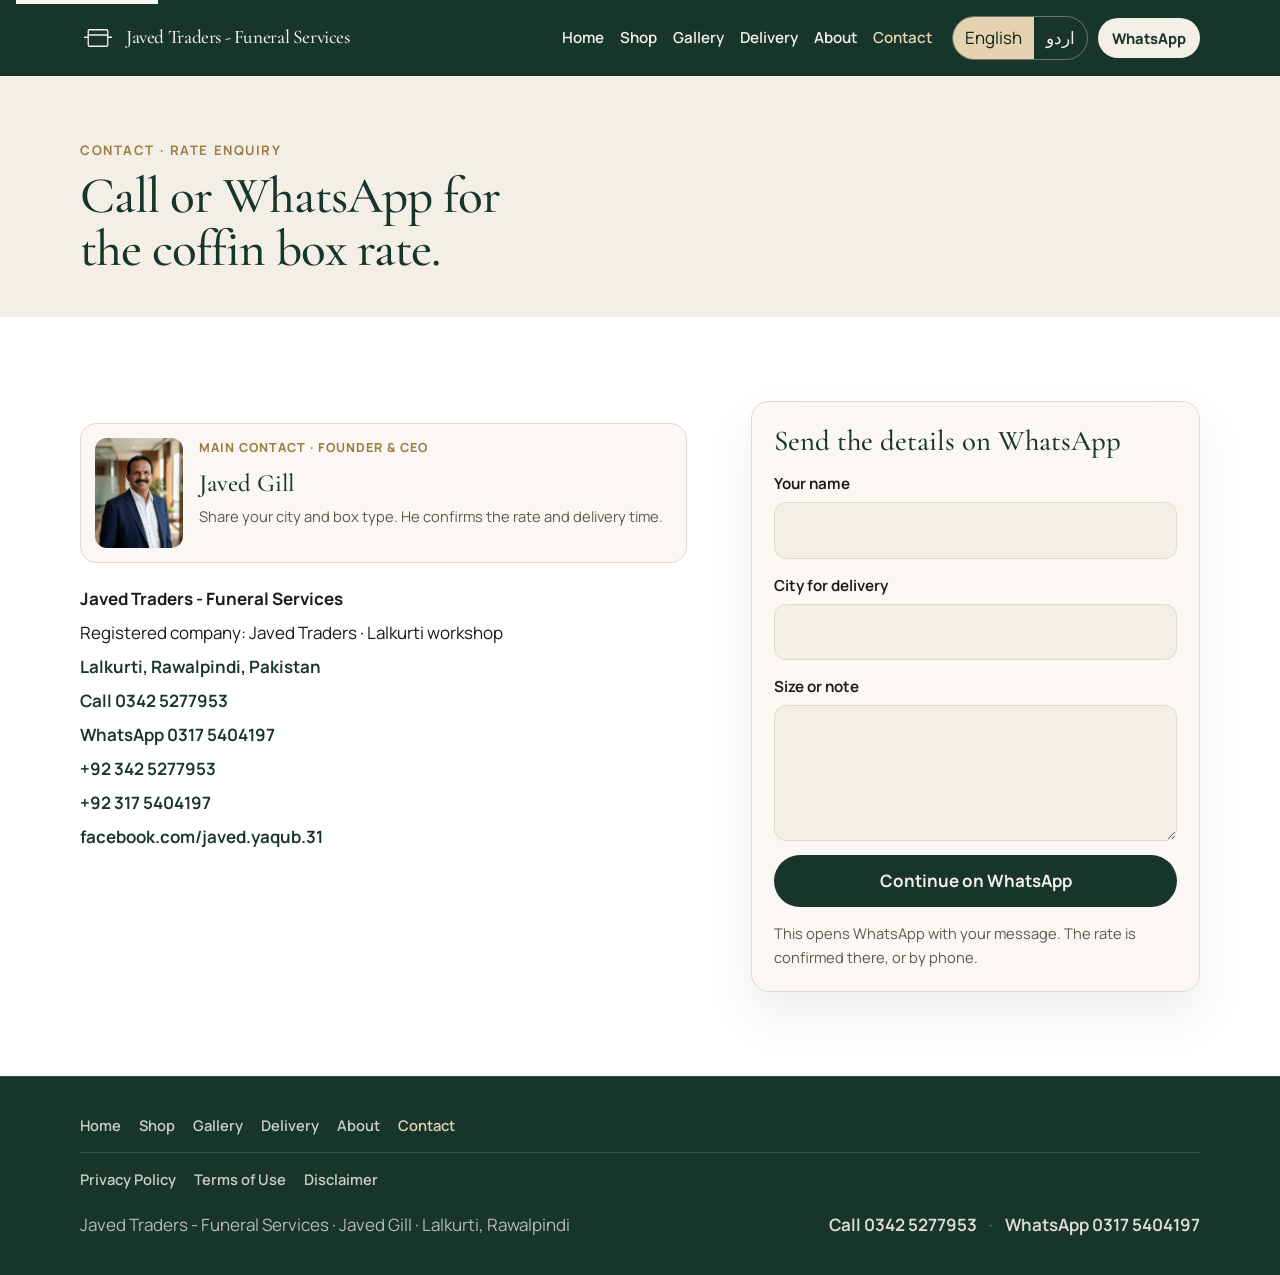
<file: contact.html>
<!DOCTYPE html>
<html lang="en" dir="ltr">
<head>
  <meta charset="utf-8">
  <meta name="viewport" content="width=device-width, initial-scale=1">
  <script>
    try {
      if (localStorage.getItem("jfc-lang") === "ur") {
        document.documentElement.lang = "ur";
        document.documentElement.dir = "rtl";
      }
    } catch (e) {}
  </script>
  <title>Contact Funeral Services Rawalpindi | Call 0342 5277953 | WhatsApp 0317 5404197</title>
  <meta name="description" content="Contact Javed Gill at Javed Traders - Funeral Services, Lalkurti Rawalpindi. Call 0342 5277953 or WhatsApp 0317 5404197 for coffins, funeral help, transit, and cremation.">
  <meta name="keywords" content="taboot rate Rawalpindi, تابوت ریٹ, coffin box WhatsApp, janaaza box contact, Javed Gill 03425277953, 03175404197, funeral box Lalkurti, جنازہ باکس رابطہ">
  <meta name="robots" content="index, follow">
  <meta name="theme-color" content="#17352b">
  <link rel="canonical" href="https://javedfuneralboxes.vercel.app/contact.html">
  <meta property="og:title" content="Contact Funeral Services Rawalpindi | Call 0342 5277953 | WhatsApp 0317 5404197">
  <meta property="og:description" content="Call 0342 5277953 or WhatsApp 0317 5404197 for Javed Traders - Funeral Services in Lalkurti, Rawalpindi.">
  <meta property="og:type" content="website">
  <meta property="og:url" content="https://javedfuneralboxes.vercel.app/contact.html">
  <meta property="og:image" content="https://javedfuneralboxes.vercel.app/images/people/javed-gill.jpg">
  <link rel="icon" href="images/mark.svg" type="image/svg+xml">
  <link rel="preconnect" href="https://fonts.googleapis.com">
  <link rel="preconnect" href="https://fonts.gstatic.com" crossorigin>
  <link href="https://fonts.googleapis.com/css2?family=Cormorant+Garamond:ital,wght@0,500;0,600;0,700;1,500&family=Manrope:wght@400;500;600;700&family=Noto+Naskh+Arabic:wght@400;500;600;700&family=Noto+Nastaliq+Urdu:wght@400;500;600;700&display=swap" rel="stylesheet">
  <link rel="stylesheet" href="css/styles.css">
</head>
<body>
  <a class="skip" href="#main"><span class="t-en">Skip to content</span><span class="t-ur">مواد پر جائیں</span></a>

  <header class="site-header">
    <div class="container header-bar">
      <a class="brand" href="index.html">
        <svg class="mark" viewBox="0 0 48 48" aria-hidden="true">
          <rect x="11" y="13" width="26" height="22" rx="1.5" fill="none" stroke="currentColor" stroke-width="1.7"/>
          <path d="M11 20h26M6 23h5M37 23h5" fill="none" stroke="currentColor" stroke-width="1.7" stroke-linecap="round"/>
        </svg>
        <span class="brand-text">
          <span class="t-en">Javed Traders - Funeral Services</span>
          <span class="t-ur">جاوید ٹریڈرز - جنازہ خدمات</span>
        </span>
      </a>
      <nav class="site-nav" id="site-nav" aria-label="Primary">
        <a href="index.html"><span class="t-en">Home</span><span class="t-ur">ہوم</span></a>
        <a href="shop.html"><span class="t-en">Shop</span><span class="t-ur">دکان</span></a>
        <a href="gallery.html"><span class="t-en">Gallery</span><span class="t-ur">گیلری</span></a>
        <a href="delivery.html"><span class="t-en">Delivery</span><span class="t-ur">ڈیلیوری</span></a>
        <a href="about.html"><span class="t-en">About</span><span class="t-ur">تعارف</span></a>
        <a href="contact.html" aria-current="page"><span class="t-en">Contact</span><span class="t-ur">رابطہ</span></a>
      </nav>
      <div class="header-tools">
        <div class="lang" role="group" aria-label="Language">
          <button type="button" data-set-lang="en" aria-pressed="true">English</button>
          <button type="button" data-set-lang="ur" aria-pressed="false">اردو</button>
        </div>
        <a class="header-wa js-wa" href="https://wa.me/923175404197" target="_blank" rel="noopener">
          <span class="t-en">WhatsApp</span><span class="t-ur">واٹس ایپ</span>
        </a>
        <button class="nav-toggle" type="button" aria-expanded="false" aria-controls="site-nav">
          <span class="open-label t-en">Menu</span><span class="open-label t-ur">مینو</span>
          <span class="close-label t-en">Close</span><span class="close-label t-ur">بند</span>
        </button>
      </div>
    </div>
  </header>

  <main id="main">
    <section class="page-hero surface-cream">
      <div class="container">
        <p class="eyebrow"><span class="t-en">Contact · Rate enquiry</span><span class="t-ur">رابطہ · ریٹ پوچھیں</span></p>
        <h1 class="display page-title">
          <span class="t-en">Call or WhatsApp for the coffin box rate.</span>
          <span class="t-ur">کوفن باکس کے ریٹ کے لیے کال یا واٹس ایپ۔</span>
        </h1>
      </div>
    </section>

    <section class="section section-contact section-tight surface-white">
      <div class="container contact-grid">
        <div>
          <div class="contact-person">
            <img src="images/people/javed-gill.jpg" alt="Javed Gill, CEO of Javed Traders - Funeral Services" width="160" height="200" loading="eager">
            <div>
              <p class="contact-person-role">
                <span class="t-en">Main contact · Founder &amp; CEO</span>
                <span class="t-ur">مرکزی رابطہ · بانی اور سی ای او</span>
              </p>
              <strong><span class="t-en">Javed Gill</span><span class="t-ur">جاوید گل</span></strong>
              <p class="form-hint">
                <span class="t-en">Share your city and box type. He confirms the rate and delivery time.</span>
                <span class="t-ur">شہر اور باکس کی قسم بتائیں۔ وہ ریٹ اور ڈیلیوری کا وقت طے کرتے ہیں۔</span>
              </p>
            </div>
          </div>

          <address class="address">
            <strong><span class="t-en">Javed Traders - Funeral Services</span><span class="t-ur">جاوید ٹریڈرز - جنازہ خدمات</span></strong>
            <span><span class="t-en">Registered company: Javed Traders · Lalkurti workshop</span><span class="t-ur">رجسٹرڈ کمپنی: جاوید ٹریڈرز · لالکورٹی ورکشاپ</span></span>
            <a href="https://www.google.com/maps/search/?api=1&query=Lalkurti%20Rawalpindi" target="_blank" rel="noopener">
              <span class="t-en">Lalkurti, Rawalpindi, Pakistan</span>
              <span class="t-ur">لالکورٹی، راولپنڈی، پاکستان</span>
            </a>
            <a class="ltr" href="tel:+923425277953"><span class="t-en">Call</span><span class="t-ur">کال</span> 0342 5277953</a>
            <a class="ltr js-wa" href="https://wa.me/923175404197" target="_blank" rel="noopener"><span class="t-en">WhatsApp</span><span class="t-ur">واٹس ایپ</span> 0317 5404197</a>
            <a class="ltr" href="tel:+923425277953">+92 342 5277953</a>
            <a class="ltr" href="https://wa.me/923175404197" target="_blank" rel="noopener">+92 317 5404197</a>
            <a href="https://www.facebook.com/javed.yaqub.31" target="_blank" rel="noopener">facebook.com/javed.yaqub.31</a>
          </address>
        </div>

        <form class="card" id="rate-form">
          <h3>
            <span class="t-en">Send the details on WhatsApp</span>
            <span class="t-ur">تفصیل واٹس ایپ پر بھیجیں</span>
          </h3>
          <label>
            <span class="t-en">Your name</span>
            <span class="t-ur">آپ کا نام</span>
            <input name="name" type="text" autocomplete="name" required>
          </label>
          <label>
            <span class="t-en">City for delivery</span>
            <span class="t-ur">ڈیلیوری کا شہر</span>
            <input name="city" type="text" autocomplete="address-level2" required>
          </label>
          <label>
            <span class="t-en">Size or note</span>
            <span class="t-ur">سائز یا کوئی بات</span>
            <textarea name="note" rows="4"></textarea>
          </label>
          <p class="form-error" id="form-error" hidden>
            <span class="t-en">Please add your name and city.</span>
            <span class="t-ur">براہ کرم نام اور شہر لکھیں۔</span>
          </p>
          <button class="btn btn-solid btn-block" type="submit">
            <span class="t-en">Continue on WhatsApp</span>
            <span class="t-ur">واٹس ایپ پر جاری رکھیں</span>
          </button>
          <p class="form-hint">
            <span class="t-en">This opens WhatsApp with your message. The rate is confirmed there, or by phone.</span>
            <span class="t-ur">یہ آپ کا پیغام لے کر واٹس ایپ کھولتا ہے۔ ریٹ وہیں، یا فون پر، طے ہوتا ہے۔</span>
          </p>
        </form>
      </div>
    </section>
  </main>

  <footer class="site-footer">
    <div class="container">
      <nav class="footer-nav" aria-label="Footer">
        <a href="index.html"><span class="t-en">Home</span><span class="t-ur">ہوم</span></a>
        <a href="shop.html"><span class="t-en">Shop</span><span class="t-ur">دکان</span></a>
        <a href="gallery.html"><span class="t-en">Gallery</span><span class="t-ur">گیلری</span></a>
        <a href="delivery.html"><span class="t-en">Delivery</span><span class="t-ur">ڈیلیوری</span></a>
        <a href="about.html"><span class="t-en">About</span><span class="t-ur">تعارف</span></a>
        <a href="contact.html" aria-current="page"><span class="t-en">Contact</span><span class="t-ur">رابطہ</span></a>
      </nav>
      <nav class="footer-legal" aria-label="Legal">
        <a href="privacy-policy.html"><span class="t-en">Privacy Policy</span><span class="t-ur">رازداری</span></a>
        <a href="terms.html"><span class="t-en">Terms of Use</span><span class="t-ur">شرائط استعمال</span></a>
        <a href="disclaimer.html"><span class="t-en">Disclaimer</span><span class="t-ur">دستبرداری</span></a>
      </nav>
      <div class="footer-bar">
        <p>
          <span class="t-en">Javed Traders - Funeral Services · Javed Gill · Lalkurti, Rawalpindi</span>
          <span class="t-ur">جاوید ٹریڈرز - جنازہ خدمات · جاوید گل · لالکورٹی، راولپنڈی</span>
        </p>
                <p class="footer-phones ltr">
          <a href="tel:+923425277953"><span class="t-en">Call</span><span class="t-ur">کال</span> 0342 5277953</a>
          <span class="footer-phone-sep" aria-hidden="true">·</span>
          <a class="js-wa" href="https://wa.me/923175404197" target="_blank" rel="noopener"><span class="t-en">WhatsApp</span><span class="t-ur">واٹس ایپ</span> 0317 5404197</a>
        </p>
      </div>
    </div>
  </footer>

  <div class="dock">
    <a href="tel:+923425277953"><span class="t-en">Call</span><span class="t-ur">کال</span></a>
    <a class="js-wa" href="https://wa.me/923175404197" target="_blank" rel="noopener"><span class="t-en">WhatsApp</span><span class="t-ur">واٹس ایپ</span></a>
  </div>

  <script src="js/site.js"></script>
  <script src="js/page.js"></script>
</body>
</html>
</file>
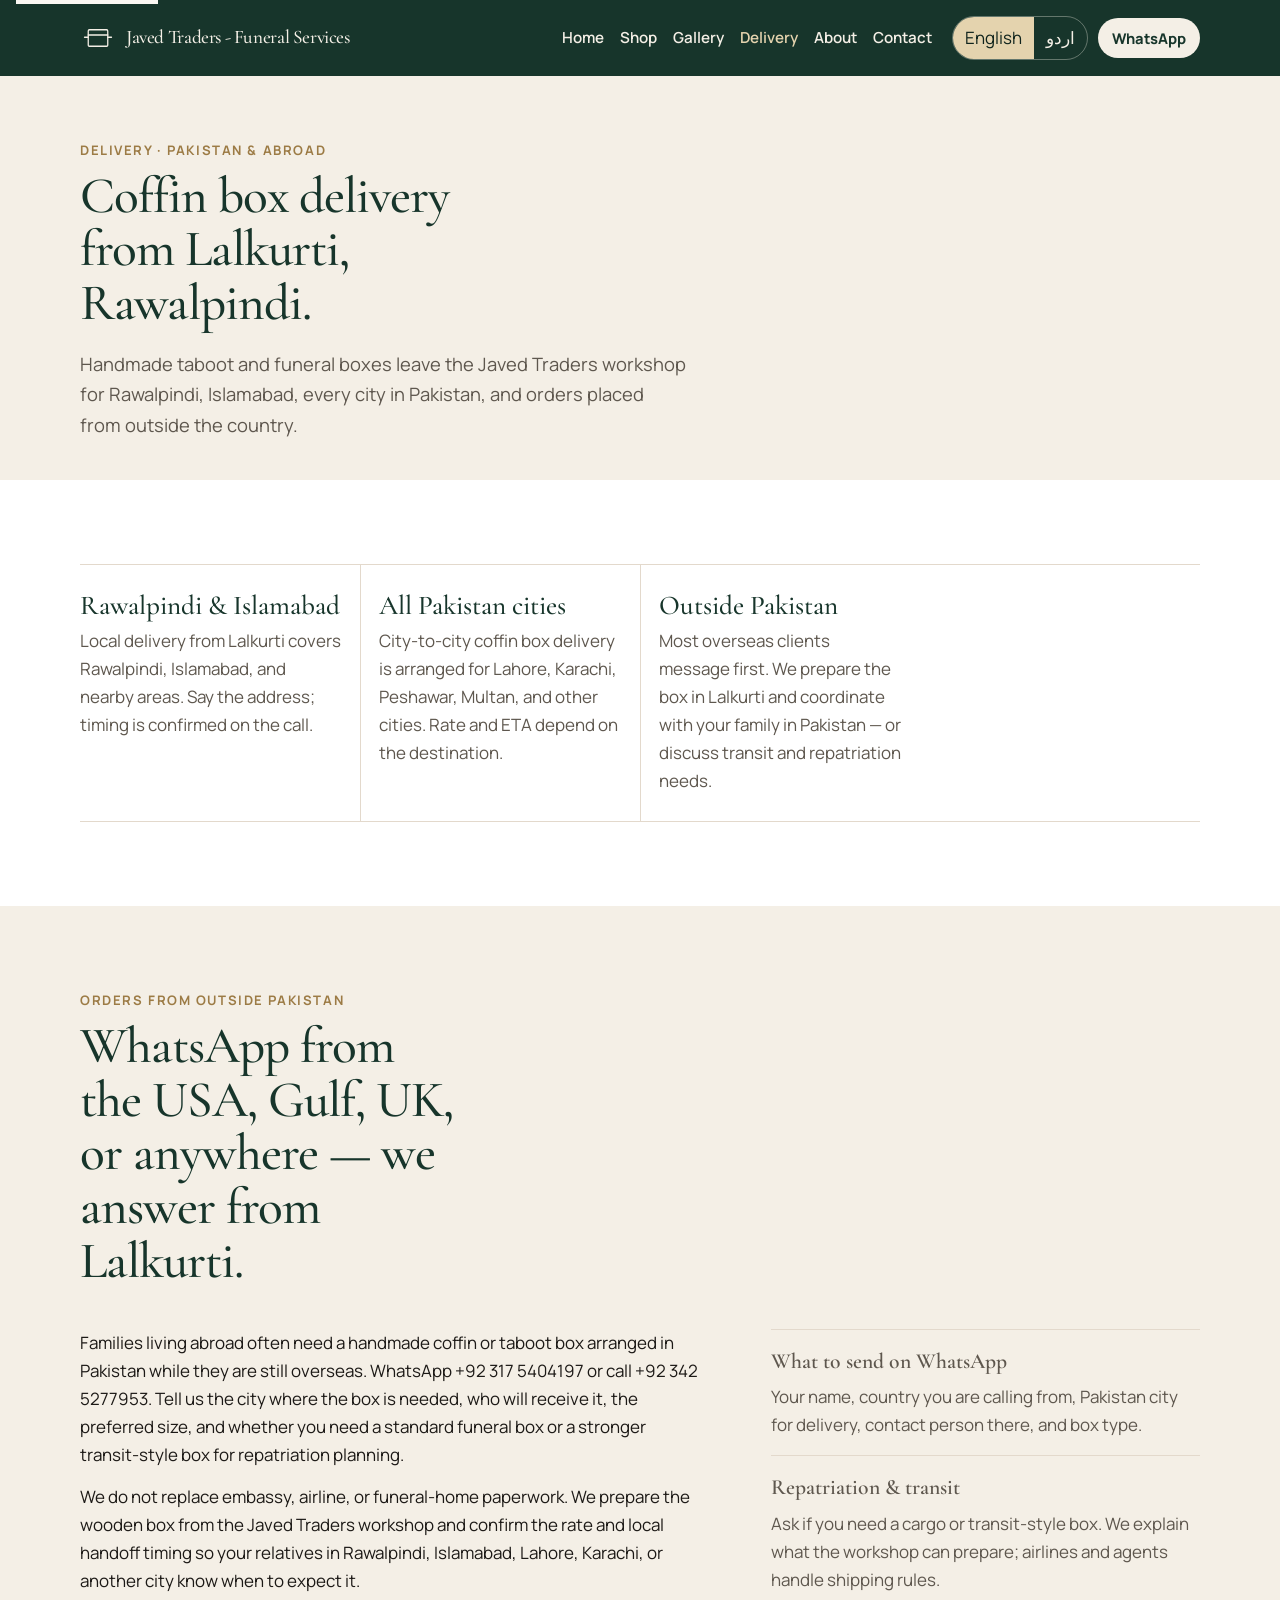
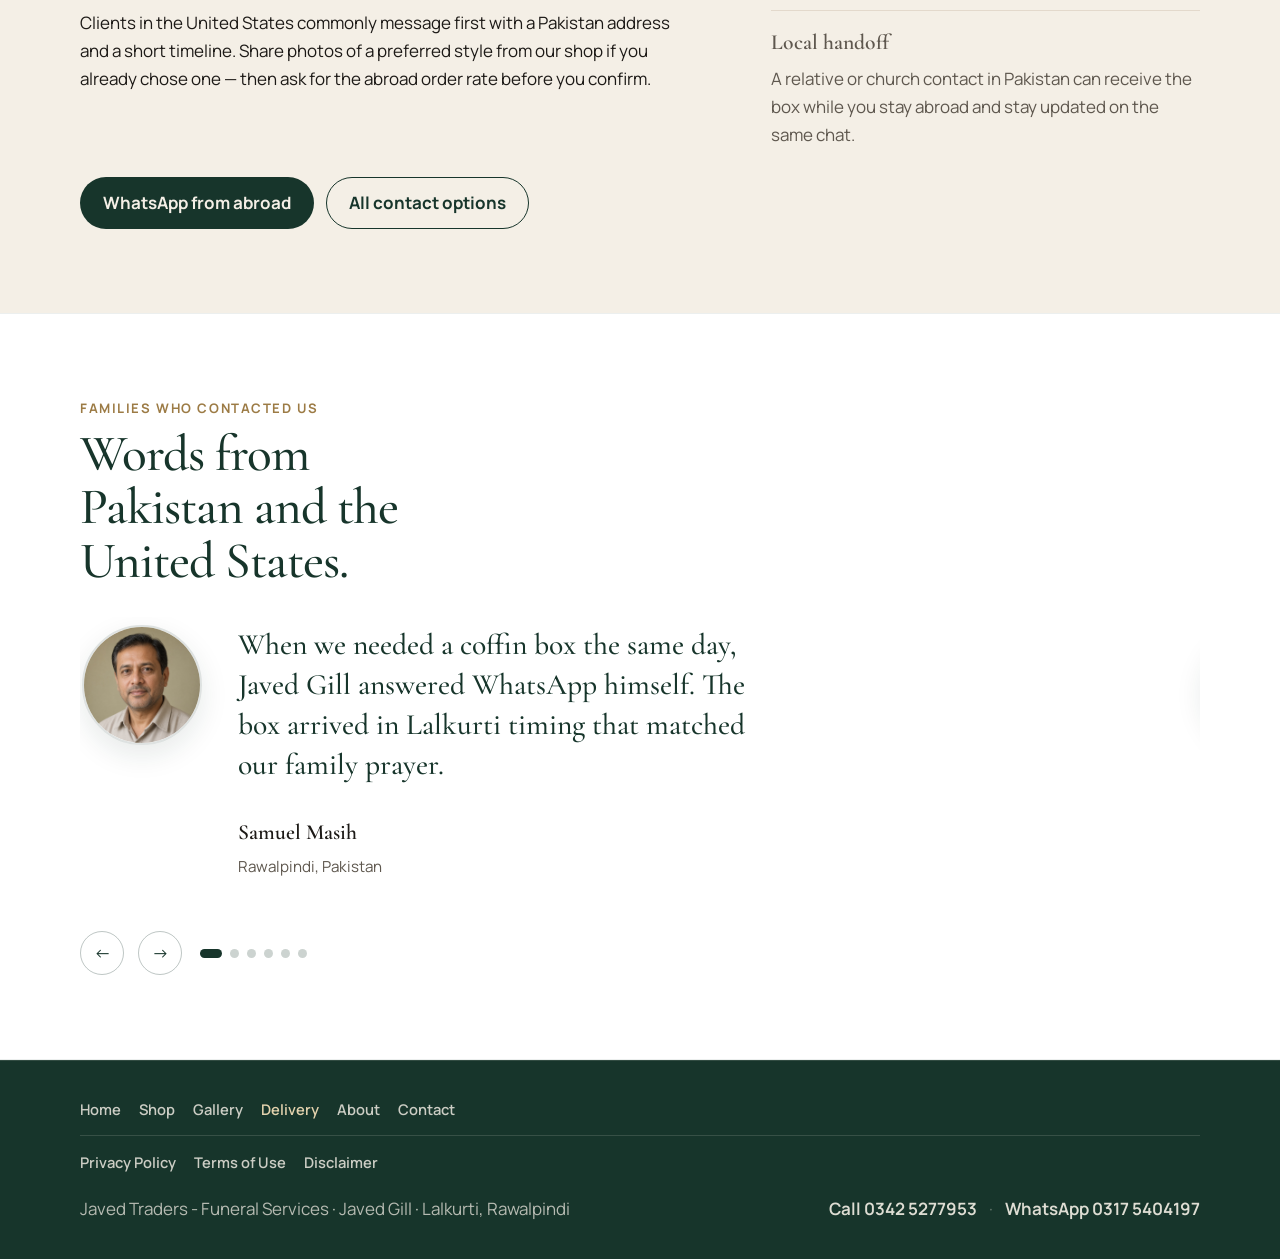
<file: delivery.html>
<!DOCTYPE html>
<html lang="en" dir="ltr">
<head>
  <meta charset="utf-8">
  <meta name="viewport" content="width=device-width, initial-scale=1">
  <script>
    try {
      if (localStorage.getItem("jfc-lang") === "ur") {
        document.documentElement.lang = "ur";
        document.documentElement.dir = "rtl";
      }
    } catch (e) {}
  </script>
  <title>Coffin Box Delivery Pakistan & Abroad | Javed Traders - Funeral Services</title>
  <meta name="description" content="Order handmade coffin and taboot boxes from abroad via WhatsApp +92 317 5404197. Repatriation and transit boxes from Lalkurti, Rawalpindi for families in the USA, Gulf, UK, and beyond — plus delivery across Pakistan.">
  <meta name="keywords" content="coffin box from USA to Pakistan, order taboot from abroad, repatriation coffin box Pakistan, transit funeral box WhatsApp, taboot delivery Rawalpindi, تابوت بیرون ملک, coffin delivery abroad, Lalkurti coffin delivery">
  <meta name="robots" content="index, follow">
  <meta name="theme-color" content="#17352b">
  <link rel="canonical" href="https://javedfuneralboxes.vercel.app/delivery.html">
  <meta property="og:title" content="Coffin Box Delivery Pakistan & Abroad | Javed Traders - Funeral Services">
  <meta property="og:description" content="Ready handmade coffin boxes leave from Lalkurti, Rawalpindi for every city in Pakistan and for orders from outside the country.">
  <meta property="og:type" content="website">
  <meta property="og:url" content="https://javedfuneralboxes.vercel.app/delivery.html">
  <meta property="og:image" content="https://javedfuneralboxes.vercel.app/images/hero/hero-main.jpg">
  <link rel="icon" href="images/mark.svg" type="image/svg+xml">
  <link rel="preconnect" href="https://fonts.googleapis.com">
  <link rel="preconnect" href="https://fonts.gstatic.com" crossorigin>
  <link href="https://fonts.googleapis.com/css2?family=Cormorant+Garamond:ital,wght@0,500;0,600;0,700;1,500&family=Manrope:wght@400;500;600;700&family=Noto+Naskh+Arabic:wght@400;500;600;700&family=Noto+Nastaliq+Urdu:wght@400;500;600;700&display=swap" rel="stylesheet">
  <link rel="stylesheet" href="css/styles.css">
</head>
<body>
  <a class="skip" href="#main"><span class="t-en">Skip to content</span><span class="t-ur">مواد پر جائیں</span></a>

  <header class="site-header">
    <div class="container header-bar">
      <a class="brand" href="index.html">
        <svg class="mark" viewBox="0 0 48 48" aria-hidden="true">
          <rect x="11" y="13" width="26" height="22" rx="1.5" fill="none" stroke="currentColor" stroke-width="1.7"/>
          <path d="M11 20h26M6 23h5M37 23h5" fill="none" stroke="currentColor" stroke-width="1.7" stroke-linecap="round"/>
        </svg>
        <span class="brand-text">
          <span class="t-en">Javed Traders - Funeral Services</span>
          <span class="t-ur">جاوید ٹریڈرز - جنازہ خدمات</span>
        </span>
      </a>
      <nav class="site-nav" id="site-nav" aria-label="Primary">
        <a href="index.html"><span class="t-en">Home</span><span class="t-ur">ہوم</span></a>
        <a href="shop.html"><span class="t-en">Shop</span><span class="t-ur">دکان</span></a>
        <a href="gallery.html"><span class="t-en">Gallery</span><span class="t-ur">گیلری</span></a>
        <a href="delivery.html" aria-current="page"><span class="t-en">Delivery</span><span class="t-ur">ڈیلیوری</span></a>
        <a href="about.html"><span class="t-en">About</span><span class="t-ur">تعارف</span></a>
        <a href="contact.html"><span class="t-en">Contact</span><span class="t-ur">رابطہ</span></a>
      </nav>
      <div class="header-tools">
        <div class="lang" role="group" aria-label="Language">
          <button type="button" data-set-lang="en" aria-pressed="true">English</button>
          <button type="button" data-set-lang="ur" aria-pressed="false">اردو</button>
        </div>
        <a class="header-wa js-wa" href="https://wa.me/923175404197" target="_blank" rel="noopener">
          <span class="t-en">WhatsApp</span><span class="t-ur">واٹس ایپ</span>
        </a>
        <button class="nav-toggle" type="button" aria-expanded="false" aria-controls="site-nav">
          <span class="open-label t-en">Menu</span><span class="open-label t-ur">مینو</span>
          <span class="close-label t-en">Close</span><span class="close-label t-ur">بند</span>
        </button>
      </div>
    </div>
  </header>

  <main id="main">
    <section class="page-hero surface-cream">
      <div class="container">
        <p class="eyebrow"><span class="t-en">Delivery · Pakistan &amp; abroad</span><span class="t-ur">ڈیلیوری · پاکستان اور بیرون ملک</span></p>
        <h1 class="display page-title">
          <span class="t-en">Coffin box delivery from Lalkurti, Rawalpindi.</span>
          <span class="t-ur">لالکورٹی، راولپنڈی سے کوفن باکس ڈیلیوری۔</span>
        </h1>
        <p class="lede">
          <span class="t-en">Handmade taboot and funeral boxes leave the Javed Traders workshop for Rawalpindi, Islamabad, every city in Pakistan, and orders placed from outside the country.</span>
          <span class="t-ur">ہاتھ سے تیار تابوت اور فنرل باکس جاوید ٹریڈرز ورکشاپ سے راولپنڈی، اسلام آباد، پورے پاکستان، اور بیرون ملک کے آرڈر پر نکلتے ہیں۔</span>
        </p>
      </div>
    </section>

    <section class="section section-tight surface-white">
      <div class="container">
        <div class="facts-grid">
          <article>
            <h2><span class="t-en">Rawalpindi &amp; Islamabad</span><span class="t-ur">راولپنڈی اور اسلام آباد</span></h2>
            <p>
              <span class="t-en">Local delivery from Lalkurti covers Rawalpindi, Islamabad, and nearby areas. Say the address; timing is confirmed on the call.</span>
              <span class="t-ur">لالکورٹی سے مقامی ڈیلیوری راولپنڈی، اسلام آباد اور آس پاس۔ پتہ بتائیں؛ وقت کال پر طے ہوتا ہے۔</span>
            </p>
          </article>
          <article>
            <h2><span class="t-en">All Pakistan cities</span><span class="t-ur">پاکستان کے تمام شہر</span></h2>
            <p>
              <span class="t-en">City-to-city coffin box delivery is arranged for Lahore, Karachi, Peshawar, Multan, and other cities. Rate and ETA depend on the destination.</span>
              <span class="t-ur">لاہور، کراچی، پشاور، ملتان اور دیگر شہروں کے لیے شہر بہ شہر ڈیلیوری۔ ریٹ اور وقت منزل کے حساب سے۔</span>
            </p>
          </article>
          <article>
            <h2><span class="t-en">Outside Pakistan</span><span class="t-ur">بیرون ملک</span></h2>
            <p>
              <span class="t-en">Most overseas clients message first. We prepare the box in Lalkurti and coordinate with your family in Pakistan — or discuss transit and repatriation needs.</span>
              <span class="t-ur">زیادہ تر بیرون ملک کلائنٹ پہلے میسج کرتے ہیں۔ باکس لالکورٹی میں تیار ہوتا ہے اور پاکستان میں آپ کے خاندان سے کوآرڈینیٹ — یا ٹرانزٹ اور ریپٹری ایشن کی بات۔</span>
            </p>
          </article>
        </div>
      </div>
    </section>

    <section class="section section-tight surface-cream" id="abroad">
      <div class="container">
        <p class="eyebrow"><span class="t-en">Orders from outside Pakistan</span><span class="t-ur">بیرون ملک سے آرڈر</span></p>
        <h2 class="display">
          <span class="t-en">WhatsApp from the USA, Gulf, UK, or anywhere — we answer from Lalkurti.</span>
          <span class="t-ur">امریکہ، خلیج، برطانیہ یا کہیں سے واٹس ایپ — جواب لالکورٹی سے ملتا ہے۔</span>
        </h2>
        <div class="abroad-block">
          <div class="prose">
            <p>
              <span class="t-en">Families living abroad often need a handmade coffin or taboot box arranged in Pakistan while they are still overseas. WhatsApp <span class="ltr">+92 317 5404197</span> or call <span class="ltr">+92 342 5277953</span>. Tell us the city where the box is needed, who will receive it, the preferred size, and whether you need a standard funeral box or a stronger transit-style box for repatriation planning.</span>
              <span class="t-ur">بیرون ملک رہنے والے خاندان اکثر پاکستان میں ہاتھ سے تیار کوفن یا تابوت باکس کا بندوبست چاہتے ہیں جب وہ ابھی باہر ہوں۔ واٹس ایپ <span class="ltr">+92 317 5404197</span> یا کال <span class="ltr">+92 342 5277953</span>۔ بتائیں باکس کس شہر میں چاہیے، وصول کنندہ کون ہے، سائز کیا ہے، اور عام فنرل باکس چاہیے یا ریپٹری ایشن کے لیے مضبوط ٹرانزٹ باکس۔</span>
            </p>
            <p>
              <span class="t-en">We do not replace embassy, airline, or funeral-home paperwork. We prepare the wooden box from the Javed Traders workshop and confirm the rate and local handoff timing so your relatives in Rawalpindi, Islamabad, Lahore, Karachi, or another city know when to expect it.</span>
              <span class="t-ur">ہم سفارتخانہ، ایئر لائن، یا فنرل ہوم کے کاغذات کی جگہ نہیں لیتے۔ جاوید ٹریڈرز ورکشاپ سے لکڑی کا باکس تیار کرتے ہیں اور ریٹ اور مقامی حوالگی کا وقت طے کرتے ہیں تاکہ راولپنڈی، اسلام آباد، لاہور، کراچی یا دوسرے شہر میں رشتہ دار جانیں کب توقع رکھیں۔</span>
            </p>
            <p>
              <span class="t-en">Clients in the United States commonly message first with a Pakistan address and a short timeline. Share photos of a preferred style from our shop if you already chose one — then ask for the abroad order rate before you confirm.</span>
              <span class="t-ur">امریکہ میں کلائنٹ عموماً پہلے پاکستان کا پتہ اور مختصر ٹائم لائن میسج کرتے ہیں۔ دکان سے پسندیدہ طرز کی تصاویر بھیجیں اگر پہلے سے منتخب ہے — پھر تصدیق سے پہلے بیرون ملک آرڈر کا ریٹ پوچھیں۔</span>
            </p>
          </div>
          <ul class="abroad-points">
            <li>
              <strong><span class="t-en">What to send on WhatsApp</span><span class="t-ur">واٹس ایپ پر کیا بھیجیں</span></strong>
              <span><span class="t-en">Your name, country you are calling from, Pakistan city for delivery, contact person there, and box type.</span><span class="t-ur">آپ کا نام، آپ کس ملک سے بات کر رہے ہیں، پاکستان میں ڈیلیوری کا شہر، وہاں کا رابطہ، اور باکس کی قسم۔</span></span>
            </li>
            <li>
              <strong><span class="t-en">Repatriation &amp; transit</span><span class="t-ur">ریپٹری ایشن اور ٹرانزٹ</span></strong>
              <span><span class="t-en">Ask if you need a cargo or transit-style box. We explain what the workshop can prepare; airlines and agents handle shipping rules.</span><span class="t-ur">کارگو یا ٹرانزٹ باکس چاہیے تو پوچھیں۔ ورکشاپ کیا تیار کر سکتی ہے بتاتے ہیں؛ شپنگ قوانین ایئر لائن اور ایجنٹ سنبھالتے ہیں۔</span></span>
            </li>
            <li>
              <strong><span class="t-en">Local handoff</span><span class="t-ur">مقامی حوالگی</span></strong>
              <span><span class="t-en">A relative or church contact in Pakistan can receive the box while you stay abroad and stay updated on the same chat.</span><span class="t-ur">پاکستان میں رشتہ دار یا چرچ کا رابطہ باکس وصول کر سکتا ہے جب آپ باہر رہیں — اسی چیٹ پر اپ ڈیٹ ملتی رہتی ہے۔</span></span>
            </li>
          </ul>
        </div>
        <div class="hero-actions" style="margin-top: 28px;">
          <a class="btn btn-solid js-wa" href="https://wa.me/923175404197" target="_blank" rel="noopener"><span class="t-en">WhatsApp from abroad</span><span class="t-ur">بیرون ملک سے واٹس ایپ</span></a>
          <a class="btn btn-line" href="contact.html"><span class="t-en">All contact options</span><span class="t-ur">تمام رابطہ اختیارات</span></a>
        </div>
      </div>
    </section>

    <section class="section section-tight testimonials surface-white" id="testimonials" aria-label="Testimonials">
      <div class="container">
        <p class="eyebrow"><span class="t-en">Families who contacted us</span><span class="t-ur">جن خاندانوں نے رابطہ کیا</span></p>
        <h2 class="display">
          <span class="t-en">Words from Pakistan and the United States.</span>
          <span class="t-ur">پاکستان اور امریکہ سے الفاظ۔</span>
        </h2>
        <div class="testimonials-shell" data-testimonials>
          <div class="testimonials-viewport">
            <div class="testimonials-track" aria-live="polite"></div>
          </div>
          <div class="testimonials-controls">
            <button type="button" class="testimonials-nav" data-testimonial-nav="prev" aria-label="Previous testimonial">
              <span aria-hidden="true">←</span>
            </button>
            <button type="button" class="testimonials-nav" data-testimonial-nav="next" aria-label="Next testimonial">
              <span aria-hidden="true">→</span>
            </button>
            <div class="testimonials-dots" role="tablist" aria-label="Choose testimonial"></div>
          </div>
        </div>
      </div>
    </section>
  </main>

  <footer class="site-footer">
    <div class="container">
      <nav class="footer-nav" aria-label="Footer">
        <a href="index.html"><span class="t-en">Home</span><span class="t-ur">ہوم</span></a>
        <a href="shop.html"><span class="t-en">Shop</span><span class="t-ur">دکان</span></a>
        <a href="gallery.html"><span class="t-en">Gallery</span><span class="t-ur">گیلری</span></a>
        <a href="delivery.html" aria-current="page"><span class="t-en">Delivery</span><span class="t-ur">ڈیلیوری</span></a>
        <a href="about.html"><span class="t-en">About</span><span class="t-ur">تعارف</span></a>
        <a href="contact.html"><span class="t-en">Contact</span><span class="t-ur">رابطہ</span></a>
      </nav>
      <nav class="footer-legal" aria-label="Legal">
        <a href="privacy-policy.html"><span class="t-en">Privacy Policy</span><span class="t-ur">رازداری</span></a>
        <a href="terms.html"><span class="t-en">Terms of Use</span><span class="t-ur">شرائط استعمال</span></a>
        <a href="disclaimer.html"><span class="t-en">Disclaimer</span><span class="t-ur">دستبرداری</span></a>
      </nav>
      <div class="footer-bar">
        <p>
          <span class="t-en">Javed Traders - Funeral Services · Javed Gill · Lalkurti, Rawalpindi</span>
          <span class="t-ur">جاوید ٹریڈرز - جنازہ خدمات · جاوید گل · لالکورٹی، راولپنڈی</span>
        </p>
                <p class="footer-phones ltr">
          <a href="tel:+923425277953"><span class="t-en">Call</span><span class="t-ur">کال</span> 0342 5277953</a>
          <span class="footer-phone-sep" aria-hidden="true">·</span>
          <a class="js-wa" href="https://wa.me/923175404197" target="_blank" rel="noopener"><span class="t-en">WhatsApp</span><span class="t-ur">واٹس ایپ</span> 0317 5404197</a>
        </p>
      </div>
    </div>
  </footer>

  <div class="dock">
    <a href="tel:+923425277953"><span class="t-en">Call</span><span class="t-ur">کال</span></a>
    <a class="js-wa" href="https://wa.me/923175404197" target="_blank" rel="noopener"><span class="t-en">WhatsApp</span><span class="t-ur">واٹس ایپ</span></a>
  </div>

  <script src="js/site.js"></script>
  <script src="js/page.js"></script>
  <script src="js/testimonials.js"></script>
</body>
</html>
</file>
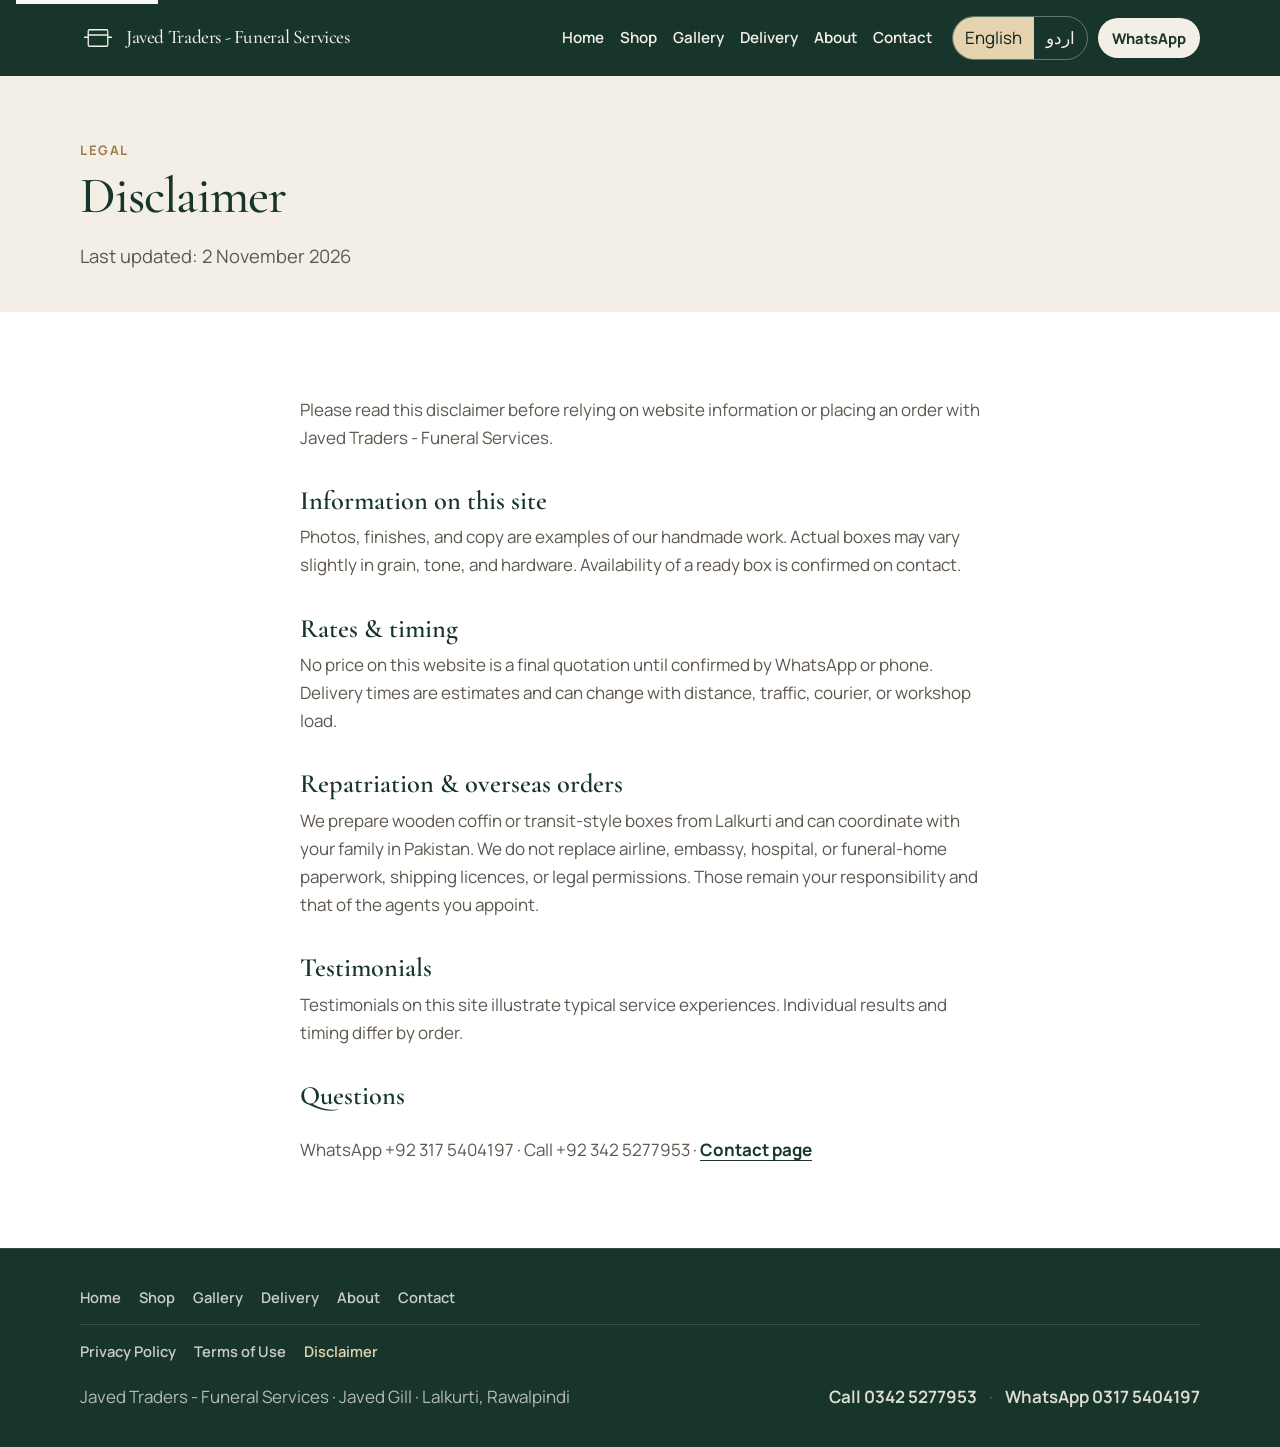
<file: disclaimer.html>
<!DOCTYPE html>
<html lang="en" dir="ltr">
<head>
  <meta charset="utf-8">
  <meta name="viewport" content="width=device-width, initial-scale=1">
  <script>
    try {
      if (localStorage.getItem("jfc-lang") === "ur") {
        document.documentElement.lang = "ur";
        document.documentElement.dir = "rtl";
      }
    } catch (e) {}
  </script>
  <title>Disclaimer | Javed Traders - Funeral Services</title>
  <meta name="description" content="Service disclaimer for Javed Traders - Funeral Services — rates, photos, delivery, and repatriation limits from Lalkurti, Rawalpindi.">
  <meta name="robots" content="index, follow">
  <meta name="theme-color" content="#17352b">
  <link rel="canonical" href="https://javedfuneralboxes.vercel.app/disclaimer.html">
  <meta property="og:title" content="Disclaimer | Javed Traders - Funeral Services">
  <meta property="og:description" content="Important limits on website information, rates, delivery, and repatriation support.">
  <meta property="og:type" content="website">
  <meta property="og:url" content="https://javedfuneralboxes.vercel.app/disclaimer.html">
  <link rel="icon" href="images/mark.svg" type="image/svg+xml">
  <link rel="preconnect" href="https://fonts.googleapis.com">
  <link rel="preconnect" href="https://fonts.gstatic.com" crossorigin>
  <link href="https://fonts.googleapis.com/css2?family=Cormorant+Garamond:ital,wght@0,500;0,600;0,700;1,500&family=Manrope:wght@400;500;600;700&family=Noto+Naskh+Arabic:wght@400;500;600;700&family=Noto+Nastaliq+Urdu:wght@400;500;600;700&display=swap" rel="stylesheet">
  <link rel="stylesheet" href="css/styles.css">
</head>
<body>
  <a class="skip" href="#main"><span class="t-en">Skip to content</span><span class="t-ur">مواد پر جائیں</span></a>

  <header class="site-header">
    <div class="container header-bar">
      <a class="brand" href="index.html">
        <svg class="mark" viewBox="0 0 48 48" aria-hidden="true">
          <rect x="11" y="13" width="26" height="22" rx="1.5" fill="none" stroke="currentColor" stroke-width="1.7"/>
          <path d="M11 20h26M6 23h5M37 23h5" fill="none" stroke="currentColor" stroke-width="1.7" stroke-linecap="round"/>
        </svg>
        <span class="brand-text">
          <span class="t-en">Javed Traders - Funeral Services</span>
          <span class="t-ur">جاوید ٹریڈرز - جنازہ خدمات</span>
        </span>
      </a>
      <nav class="site-nav" id="site-nav" aria-label="Primary">
        <a href="index.html"><span class="t-en">Home</span><span class="t-ur">ہوم</span></a>
        <a href="shop.html"><span class="t-en">Shop</span><span class="t-ur">دکان</span></a>
        <a href="gallery.html"><span class="t-en">Gallery</span><span class="t-ur">گیلری</span></a>
        <a href="delivery.html"><span class="t-en">Delivery</span><span class="t-ur">ڈیلیوری</span></a>
        <a href="about.html"><span class="t-en">About</span><span class="t-ur">تعارف</span></a>
        <a href="contact.html"><span class="t-en">Contact</span><span class="t-ur">رابطہ</span></a>
      </nav>
      <div class="header-tools">
        <div class="lang" role="group" aria-label="Language">
          <button type="button" data-set-lang="en" aria-pressed="true">English</button>
          <button type="button" data-set-lang="ur" aria-pressed="false">اردو</button>
        </div>
        <a class="header-wa js-wa" href="https://wa.me/923175404197" target="_blank" rel="noopener">
          <span class="t-en">WhatsApp</span><span class="t-ur">واٹس ایپ</span>
        </a>
        <button class="nav-toggle" type="button" aria-expanded="false" aria-controls="site-nav">
          <span class="open-label t-en">Menu</span><span class="open-label t-ur">مینو</span>
          <span class="close-label t-en">Close</span><span class="close-label t-ur">بند</span>
        </button>
      </div>
    </div>
  </header>

  <main id="main">
    <section class="page-hero surface-cream">
      <div class="container">
        <p class="eyebrow"><span class="t-en">Legal</span><span class="t-ur">قانونی</span></p>
        <h1 class="display page-title">
          <span class="t-en">Disclaimer</span>
          <span class="t-ur">دستبرداری</span>
        </h1>
        <p class="lede">
          <span class="t-en">Last updated: 2 November 2026</span>
          <span class="t-ur">آخری تازہ کاری: ۲ نومبر ۲۰۲۶</span>
        </p>
      </div>
    </section>

    <section class="section section-tight surface-white">
      <div class="container legal-prose">
        <p>
          <span class="t-en">Please read this disclaimer before relying on website information or placing an order with Javed Traders - Funeral Services.</span>
          <span class="t-ur">جاوید ٹریڈرز - جنازہ خدمات کی ویب معلومات یا آرڈر سے پہلے یہ دستبرداری پڑھیں۔</span>
        </p>

        <h2><span class="t-en">Information on this site</span><span class="t-ur">اس سائٹ کی معلومات</span></h2>
        <p>
          <span class="t-en">Photos, finishes, and copy are examples of our handmade work. Actual boxes may vary slightly in grain, tone, and hardware. Availability of a ready box is confirmed on contact.</span>
          <span class="t-ur">تصاویر، فنش، اور متن ہمارے ہاتھ کے کام کی مثال ہیں۔ اصل باکس لکڑی کے دانے، رنگ، اور ہارڈویئر میں قدرے مختلف ہو سکتا ہے۔ تیار باکس رابطہ پر تصدیق ہوتا ہے۔</span>
        </p>

        <h2><span class="t-en">Rates &amp; timing</span><span class="t-ur">ریٹ اور وقت</span></h2>
        <p>
          <span class="t-en">No price on this website is a final quotation until confirmed by WhatsApp or phone. Delivery times are estimates and can change with distance, traffic, courier, or workshop load.</span>
          <span class="t-ur">ویب سائٹ پر کوئی قیمت حتمی کوٹیشن نہیں جب تک واٹس ایپ یا فون پر تصدیق نہ ہو۔ ڈیلیوری اوقات اندازے ہیں اور فاصلہ، ٹریفک، کورئیر، یا ورکشاپ بوجھ سے بدل سکتے ہیں۔</span>
        </p>

        <h2><span class="t-en">Repatriation &amp; overseas orders</span><span class="t-ur">ریپٹری ایشن اور بیرون ملک آرڈر</span></h2>
        <p>
          <span class="t-en">We prepare wooden coffin or transit-style boxes from Lalkurti and can coordinate with your family in Pakistan. We do not replace airline, embassy, hospital, or funeral-home paperwork, shipping licences, or legal permissions. Those remain your responsibility and that of the agents you appoint.</span>
          <span class="t-ur">ہم لالکورٹی سے لکڑی کا کوفن یا ٹرانزٹ باکس تیار کرتے ہیں اور پاکستان میں خاندان سے کوآرڈینیٹ کر سکتے ہیں۔ ایئر لائن، سفارتخانہ، ہسپتال، یا فنرل ہوم کے کاغذات، لائسنس، یا قانونی اجازتیں ہم نہیں لے سکتے۔ وہ آپ اور آپ کے ایجنٹ کی ذمہ داری ہیں۔</span>
        </p>

        <h2><span class="t-en">Testimonials</span><span class="t-ur">تاثرات</span></h2>
        <p>
          <span class="t-en">Testimonials on this site illustrate typical service experiences. Individual results and timing differ by order.</span>
          <span class="t-ur">سائٹ پر تاثرات عام خدمت کی مثال ہیں۔ ہر آرڈر کا نتیجہ اور وقت مختلف ہو سکتا ہے۔</span>
        </p>

        <h2><span class="t-en">Questions</span><span class="t-ur">سوالات</span></h2>
        <p>
          <span class="t-en">WhatsApp <span class="ltr">+92 317 5404197</span> · Call <span class="ltr">+92 342 5277953</span> · <a class="text-link" href="contact.html">Contact page</a></span>
          <span class="t-ur">واٹس ایپ <span class="ltr">+92 317 5404197</span> · کال <span class="ltr">+92 342 5277953</span> · <a class="text-link" href="contact.html">رابطہ صفحہ</a></span>
        </p>
      </div>
    </section>
  </main>

  <footer class="site-footer">
    <div class="container">
      <nav class="footer-nav" aria-label="Footer">
        <a href="index.html"><span class="t-en">Home</span><span class="t-ur">ہوم</span></a>
        <a href="shop.html"><span class="t-en">Shop</span><span class="t-ur">دکان</span></a>
        <a href="gallery.html"><span class="t-en">Gallery</span><span class="t-ur">گیلری</span></a>
        <a href="delivery.html"><span class="t-en">Delivery</span><span class="t-ur">ڈیلیوری</span></a>
        <a href="about.html"><span class="t-en">About</span><span class="t-ur">تعارف</span></a>
        <a href="contact.html"><span class="t-en">Contact</span><span class="t-ur">رابطہ</span></a>
      </nav>
      <nav class="footer-legal" aria-label="Legal">
        <a href="privacy-policy.html"><span class="t-en">Privacy Policy</span><span class="t-ur">رازداری</span></a>
        <a href="terms.html"><span class="t-en">Terms of Use</span><span class="t-ur">شرائط استعمال</span></a>
        <a href="disclaimer.html" aria-current="page"><span class="t-en">Disclaimer</span><span class="t-ur">دستبرداری</span></a>
      </nav>
      <div class="footer-bar">
        <p>
          <span class="t-en">Javed Traders - Funeral Services · Javed Gill · Lalkurti, Rawalpindi</span>
          <span class="t-ur">جاوید ٹریڈرز - جنازہ خدمات · جاوید گل · لالکورٹی، راولپنڈی</span>
        </p>
                <p class="footer-phones ltr">
          <a href="tel:+923425277953"><span class="t-en">Call</span><span class="t-ur">کال</span> 0342 5277953</a>
          <span class="footer-phone-sep" aria-hidden="true">·</span>
          <a class="js-wa" href="https://wa.me/923175404197" target="_blank" rel="noopener"><span class="t-en">WhatsApp</span><span class="t-ur">واٹس ایپ</span> 0317 5404197</a>
        </p>
      </div>
    </div>
  </footer>

  <div class="dock">
    <a href="tel:+923425277953"><span class="t-en">Call</span><span class="t-ur">کال</span></a>
    <a class="js-wa" href="https://wa.me/923175404197" target="_blank" rel="noopener"><span class="t-en">WhatsApp</span><span class="t-ur">واٹس ایپ</span></a>
  </div>

  <script src="js/site.js"></script>
  <script src="js/page.js"></script>
</body>
</html>
</file>
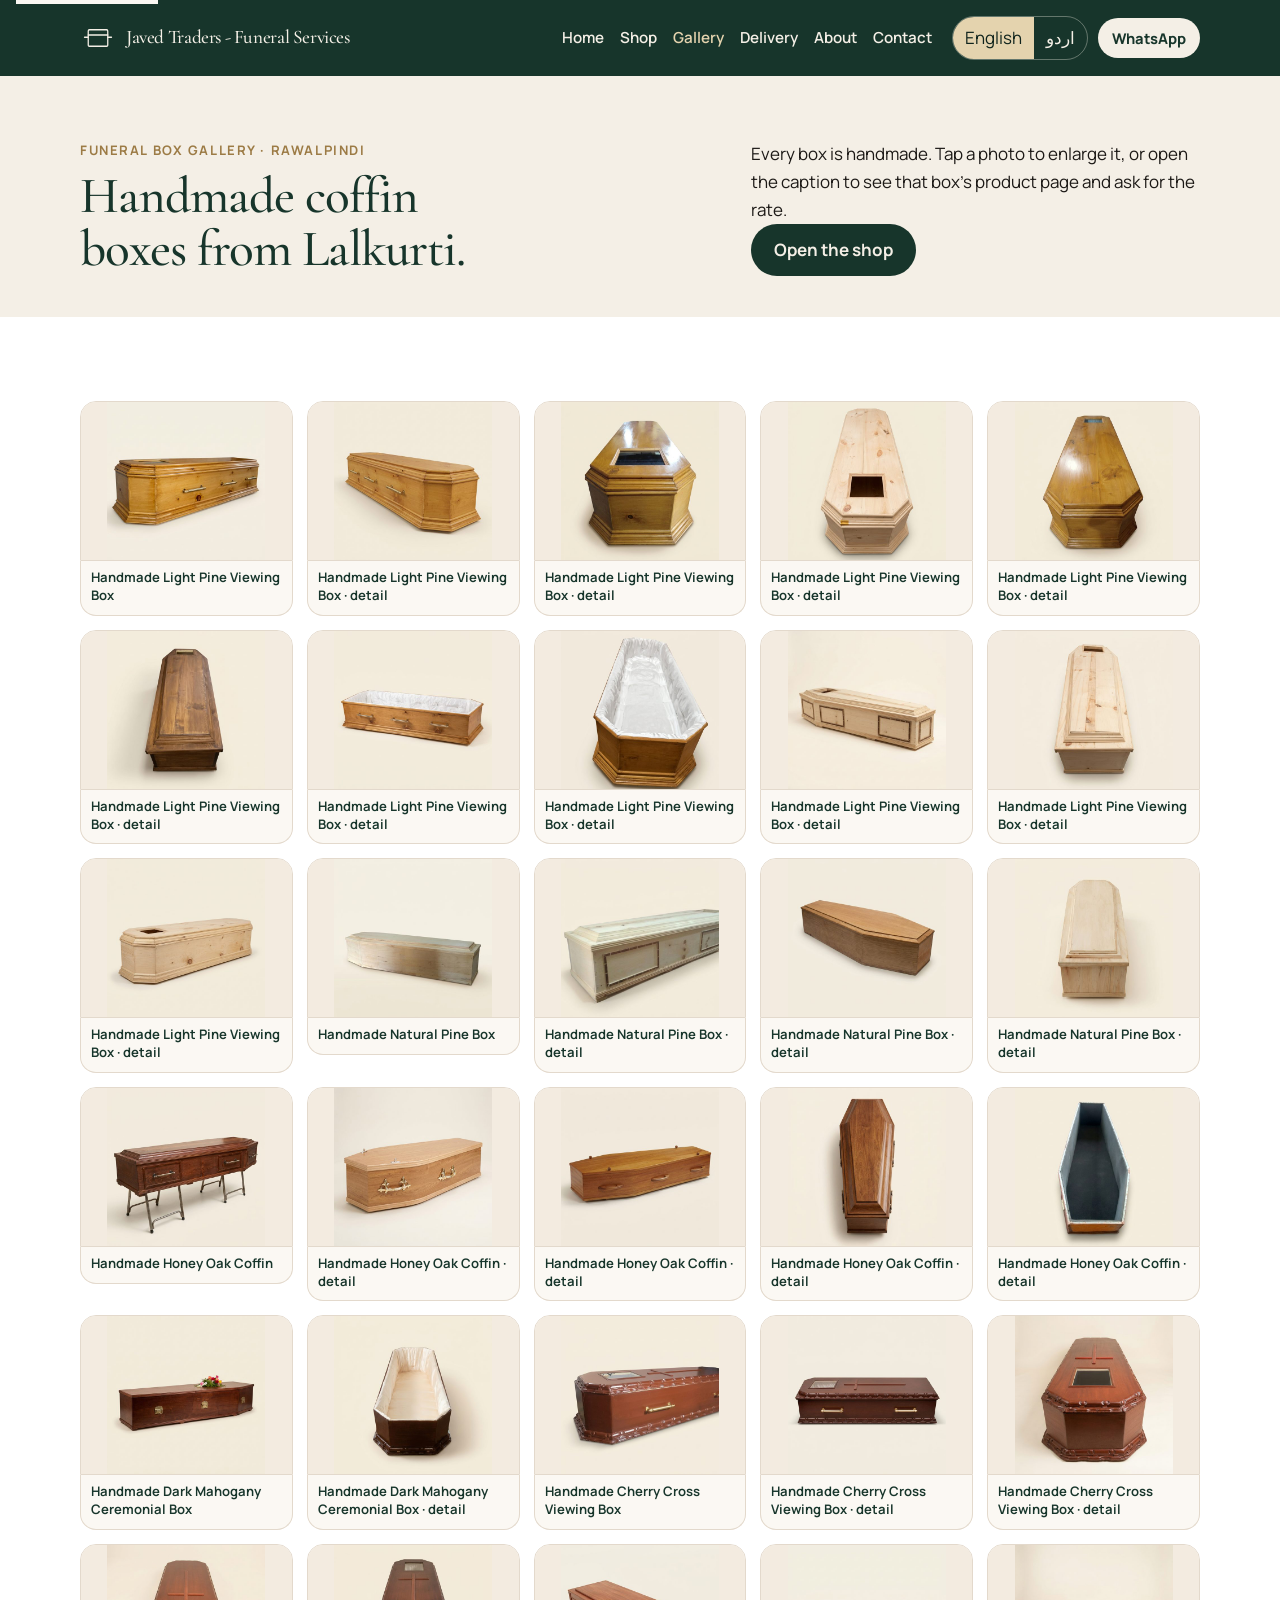
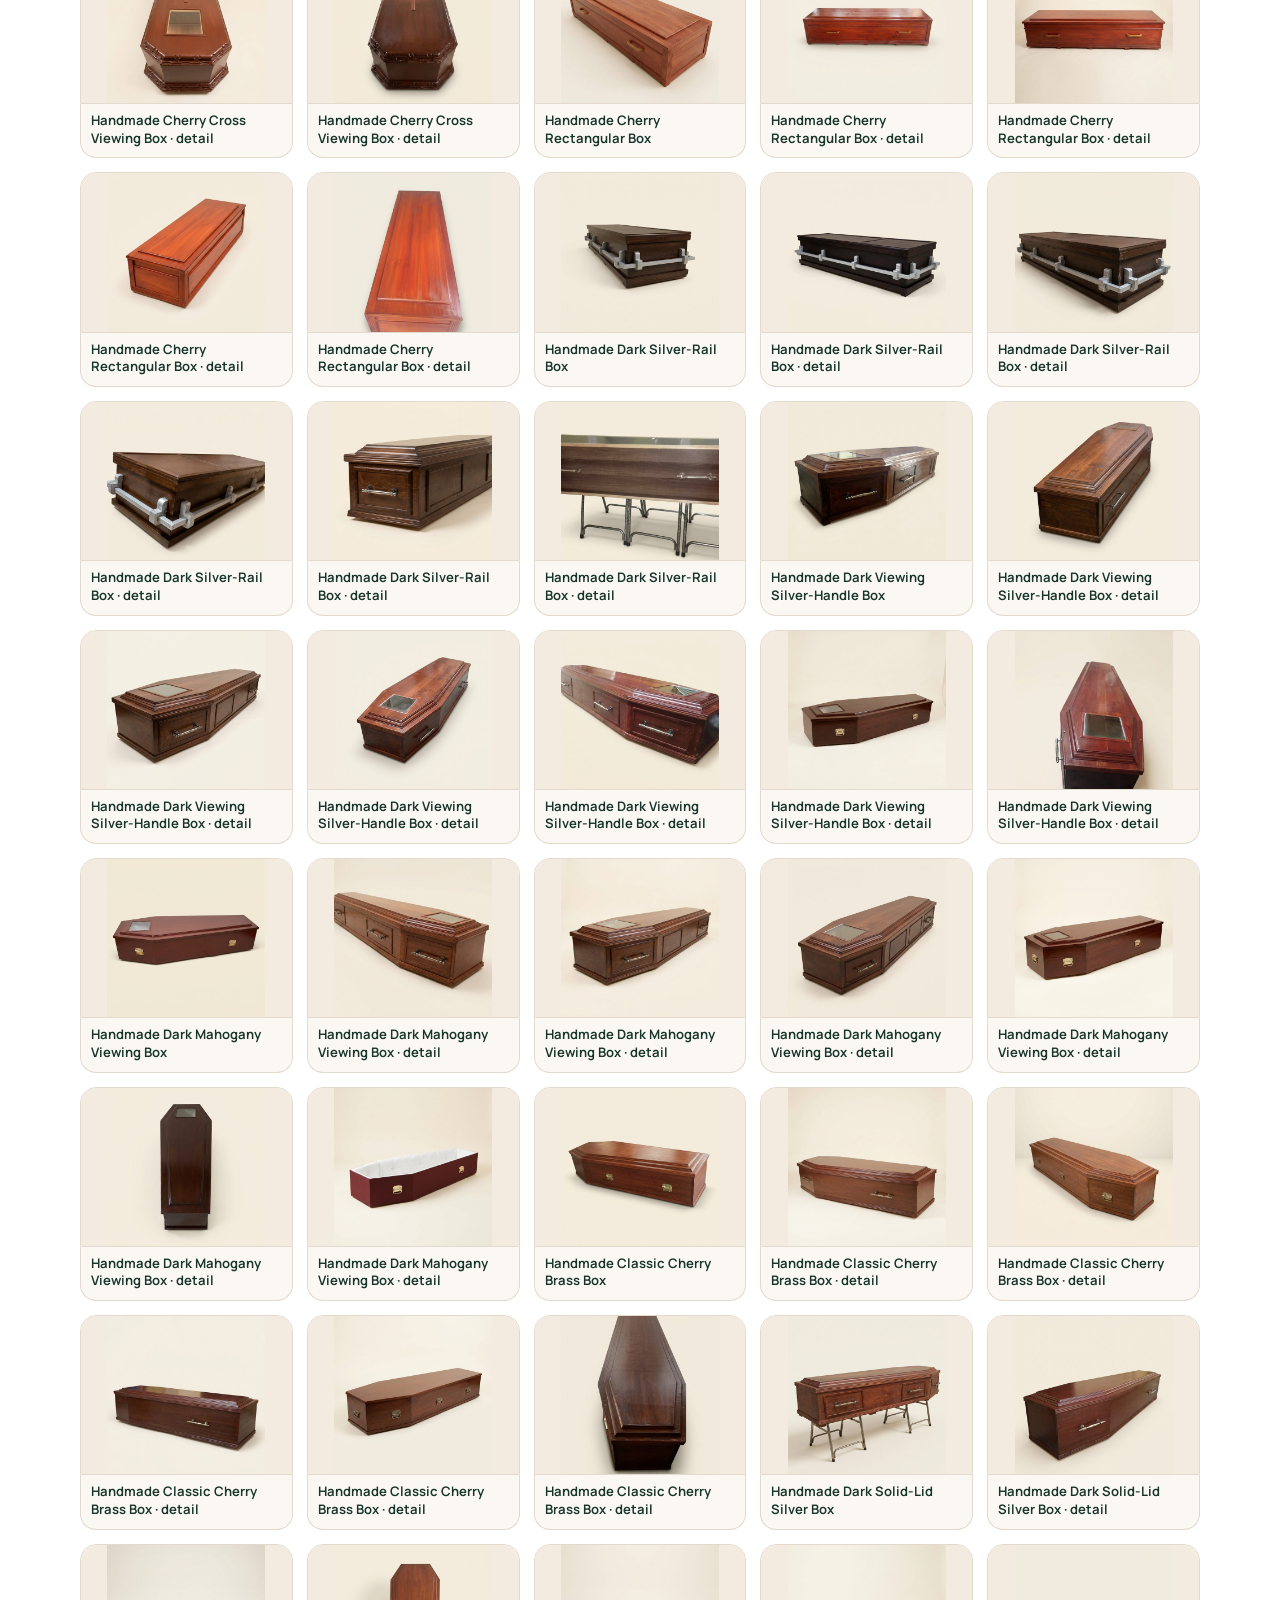
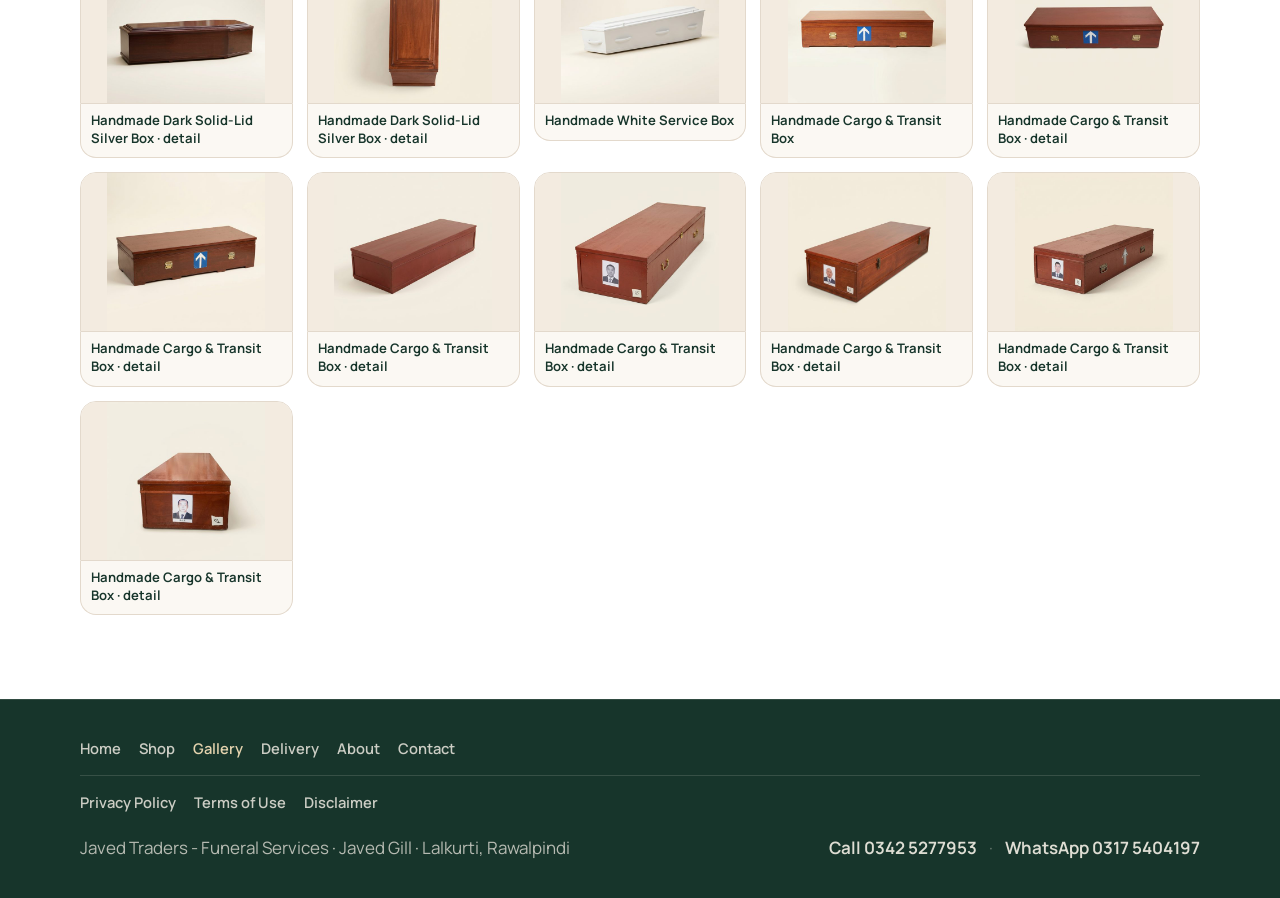
<file: gallery.html>
<!DOCTYPE html>
<html lang="en" dir="ltr">
<head>
  <meta charset="utf-8">
  <meta name="viewport" content="width=device-width, initial-scale=1">
  <script>
    try {
      if (localStorage.getItem("jfc-lang") === "ur") {
        document.documentElement.lang = "ur";
        document.documentElement.dir = "rtl";
      }
    } catch (e) {}
  </script>
  <title>Coffin Box Gallery Rawalpindi | Javed Traders - Funeral Services</title>
  <meta name="description" content="Photo gallery of handmade coffin boxes, taboot boxes, and funeral boxes from Lalkurti, Rawalpindi. See wood finishes, then open a product page for the rate.">
  <meta name="keywords" content="taboot photos Rawalpindi, تابوت تصاویر, coffin box gallery, funeral box images Lalkurti, janaaza box photos, handmade coffin gallery Pakistan">
  <meta name="robots" content="index, follow">
  <meta name="theme-color" content="#17352b">
  <link rel="canonical" href="https://javedfuneralboxes.vercel.app/gallery.html">
  <meta property="og:title" content="Coffin Box Gallery Rawalpindi | Javed Traders - Funeral Services">
  <meta property="og:description" content="Handmade coffin and funeral box photos from the Lalkurti workshop in Rawalpindi.">
  <meta property="og:type" content="website">
  <meta property="og:url" content="https://javedfuneralboxes.vercel.app/gallery.html">
  <meta property="og:image" content="https://javedfuneralboxes.vercel.app/images/products/dark-walnut-silver-rail-rectangular-01.jpg">
  <link rel="icon" href="images/mark.svg" type="image/svg+xml">
  <link rel="preconnect" href="https://fonts.googleapis.com">
  <link rel="preconnect" href="https://fonts.gstatic.com" crossorigin>
  <link href="https://fonts.googleapis.com/css2?family=Cormorant+Garamond:ital,wght@0,500;0,600;0,700;1,500&family=Manrope:wght@400;500;600;700&family=Noto+Naskh+Arabic:wght@400;500;600;700&family=Noto+Nastaliq+Urdu:wght@400;500;600;700&display=swap" rel="stylesheet">
  <link rel="stylesheet" href="css/styles.css">
</head>
<body>
  <a class="skip" href="#main"><span class="t-en">Skip to content</span><span class="t-ur">مواد پر جائیں</span></a>

  <header class="site-header">
    <div class="container header-bar">
      <a class="brand" href="index.html">
        <svg class="mark" viewBox="0 0 48 48" aria-hidden="true">
          <rect x="11" y="13" width="26" height="22" rx="1.5" fill="none" stroke="currentColor" stroke-width="1.7"/>
          <path d="M11 20h26M6 23h5M37 23h5" fill="none" stroke="currentColor" stroke-width="1.7" stroke-linecap="round"/>
        </svg>
        <span class="brand-text">
          <span class="t-en">Javed Traders - Funeral Services</span>
          <span class="t-ur">جاوید ٹریڈرز - جنازہ خدمات</span>
        </span>
      </a>
      <nav class="site-nav" id="site-nav" aria-label="Primary">
        <a href="index.html"><span class="t-en">Home</span><span class="t-ur">ہوم</span></a>
        <a href="shop.html"><span class="t-en">Shop</span><span class="t-ur">دکان</span></a>
        <a href="gallery.html" aria-current="page"><span class="t-en">Gallery</span><span class="t-ur">گیلری</span></a>
        <a href="delivery.html"><span class="t-en">Delivery</span><span class="t-ur">ڈیلیوری</span></a>
        <a href="about.html"><span class="t-en">About</span><span class="t-ur">تعارف</span></a>
        <a href="contact.html"><span class="t-en">Contact</span><span class="t-ur">رابطہ</span></a>
      </nav>
      <div class="header-tools">
        <div class="lang" role="group" aria-label="Language">
          <button type="button" data-set-lang="en" aria-pressed="true">English</button>
          <button type="button" data-set-lang="ur" aria-pressed="false">اردو</button>
        </div>
        <a class="header-wa js-wa" href="https://wa.me/923175404197" target="_blank" rel="noopener">
          <span class="t-en">WhatsApp</span><span class="t-ur">واٹس ایپ</span>
        </a>
        <button class="nav-toggle" type="button" aria-expanded="false" aria-controls="site-nav">
          <span class="open-label t-en">Menu</span><span class="open-label t-ur">مینو</span>
          <span class="close-label t-en">Close</span><span class="close-label t-ur">بند</span>
        </button>
      </div>
    </div>
  </header>

  <main id="main">
    <section class="page-hero surface-cream">
      <div class="container split">
        <div>
          <p class="eyebrow"><span class="t-en">Funeral box gallery · Rawalpindi</span><span class="t-ur">فنرل باکس گیلری · راولپنڈی</span></p>
          <h1 class="display page-title">
            <span class="t-en">Handmade coffin boxes from Lalkurti.</span>
            <span class="t-ur">لالکورٹی سے ہاتھ سے تیار کوفن باکس۔</span>
          </h1>
        </div>
        <div class="prose">
          <p>
            <span class="t-en">Every box is handmade. Tap a photo to enlarge it, or open the caption to see that box’s product page and ask for the rate.</span>
            <span class="t-ur">ہر باکس ہاتھ سے تیار ہے۔ تصویر بڑی دیکھنے کے لیے دبائیں، یا کیپشن سے اس باکس کا صفحہ کھولیں اور ریٹ پوچھیں۔</span>
          </p>
          <a class="btn btn-solid" href="shop.html">
            <span class="t-en">Open the shop</span>
            <span class="t-ur">دکان کھولیں</span>
          </a>
        </div>
      </div>
    </section>

    <section class="section section-tight surface-white">
      <div class="container">
        <p id="gallery-empty" class="form-hint" hidden>
          <span class="t-en">Gallery images are not ready yet.</span>
          <span class="t-ur">گیلری کی تصاویر ابھی تیار نہیں۔</span>
        </p>
        <div class="gallery-grid" id="gallery-grid"></div>
      </div>
    </section>
  </main>

  <div class="lightbox" id="lightbox" hidden>
    <button class="lightbox-close" type="button" data-close-lightbox aria-label="Close">
      <span class="t-en">Close</span><span class="t-ur">بند</span>
    </button>
    <button class="lightbox-scrim" type="button" data-close-lightbox aria-label="Close"></button>
    <img id="lightbox-img" alt="">
  </div>

  <footer class="site-footer">
    <div class="container">
      <nav class="footer-nav" aria-label="Footer">
        <a href="index.html"><span class="t-en">Home</span><span class="t-ur">ہوم</span></a>
        <a href="shop.html"><span class="t-en">Shop</span><span class="t-ur">دکان</span></a>
        <a href="gallery.html" aria-current="page"><span class="t-en">Gallery</span><span class="t-ur">گیلری</span></a>
        <a href="delivery.html"><span class="t-en">Delivery</span><span class="t-ur">ڈیلیوری</span></a>
        <a href="about.html"><span class="t-en">About</span><span class="t-ur">تعارف</span></a>
        <a href="contact.html"><span class="t-en">Contact</span><span class="t-ur">رابطہ</span></a>
      </nav>
      <nav class="footer-legal" aria-label="Legal">
        <a href="privacy-policy.html"><span class="t-en">Privacy Policy</span><span class="t-ur">رازداری</span></a>
        <a href="terms.html"><span class="t-en">Terms of Use</span><span class="t-ur">شرائط استعمال</span></a>
        <a href="disclaimer.html"><span class="t-en">Disclaimer</span><span class="t-ur">دستبرداری</span></a>
      </nav>
      <div class="footer-bar">
        <p>
          <span class="t-en">Javed Traders - Funeral Services · Javed Gill · Lalkurti, Rawalpindi</span>
          <span class="t-ur">جاوید ٹریڈرز - جنازہ خدمات · جاوید گل · لالکورٹی، راولپنڈی</span>
        </p>
                <p class="footer-phones ltr">
          <a href="tel:+923425277953"><span class="t-en">Call</span><span class="t-ur">کال</span> 0342 5277953</a>
          <span class="footer-phone-sep" aria-hidden="true">·</span>
          <a class="js-wa" href="https://wa.me/923175404197" target="_blank" rel="noopener"><span class="t-en">WhatsApp</span><span class="t-ur">واٹس ایپ</span> 0317 5404197</a>
        </p>
      </div>
    </div>
  </footer>

  <div class="dock">
    <a href="tel:+923425277953"><span class="t-en">Call</span><span class="t-ur">کال</span></a>
    <a class="js-wa" href="https://wa.me/923175404197" target="_blank" rel="noopener"><span class="t-en">WhatsApp</span><span class="t-ur">واٹس ایپ</span></a>
  </div>

  <script src="js/site.js"></script>
  <script src="js/gallery.js"></script>
</body>
</html>
</file>
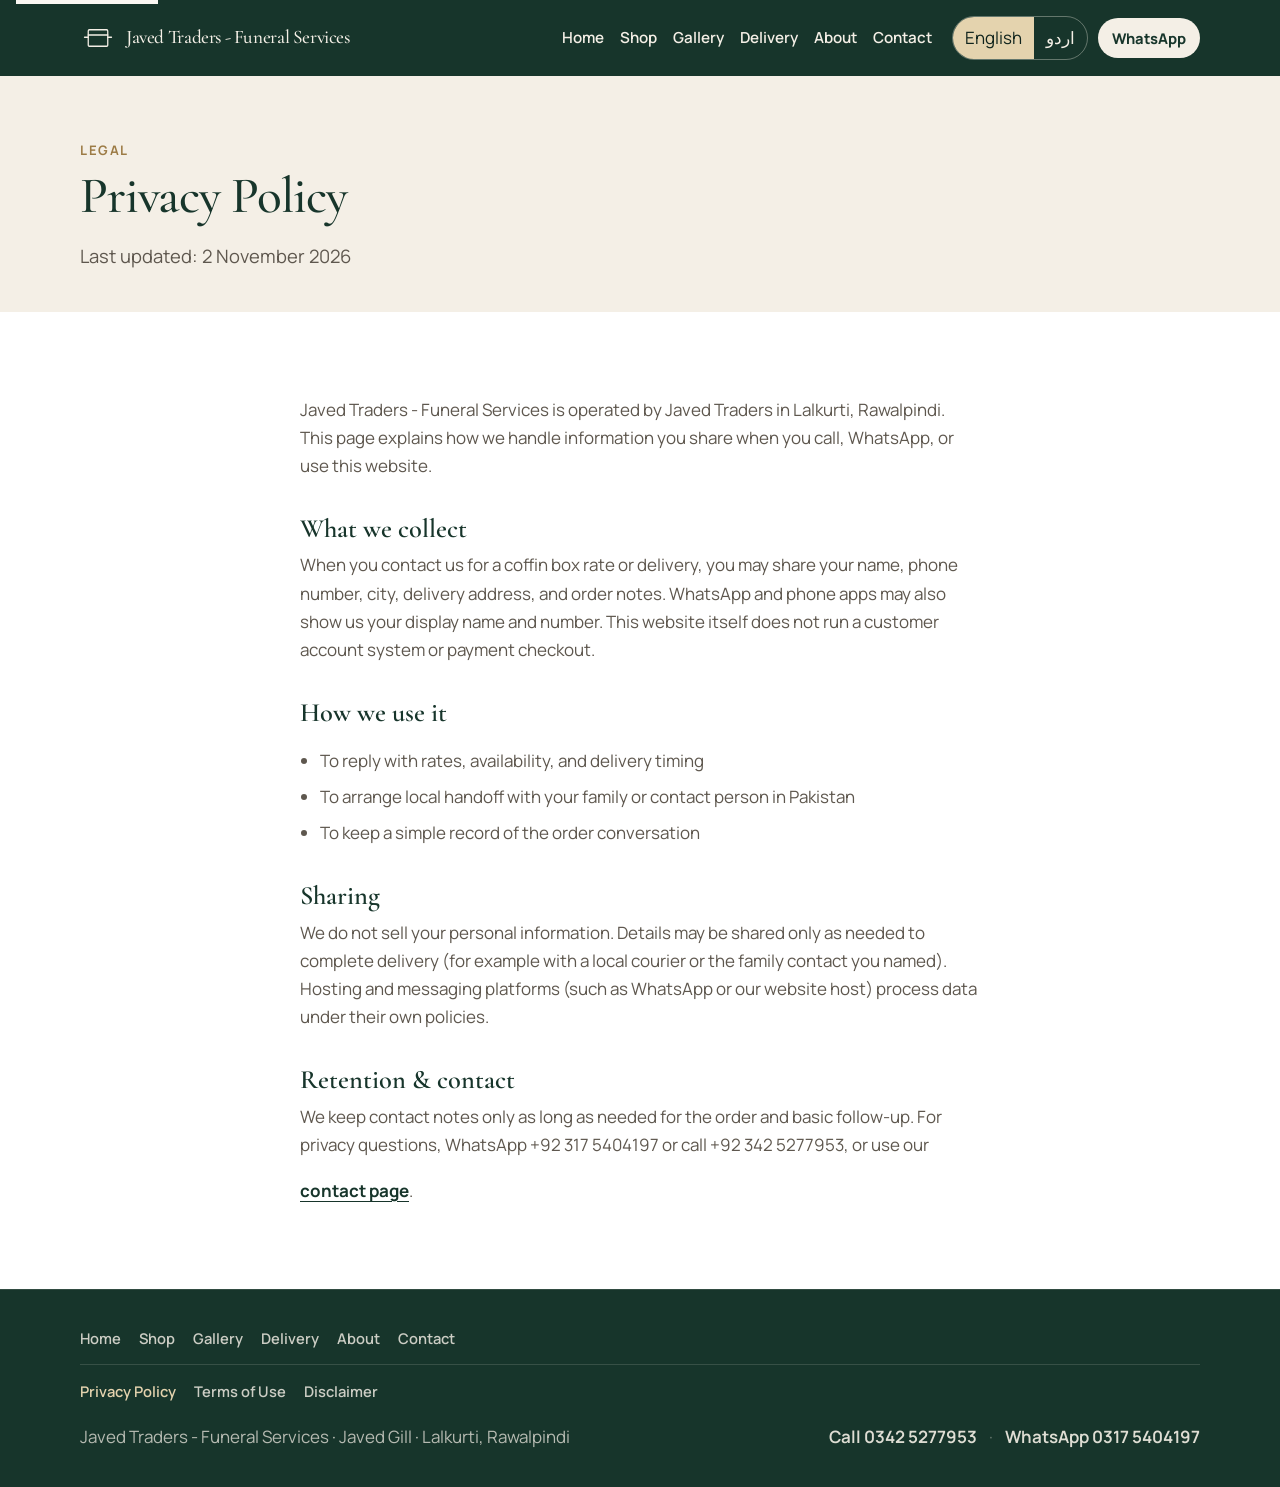
<file: privacy-policy.html>
<!DOCTYPE html>
<html lang="en" dir="ltr">
<head>
  <meta charset="utf-8">
  <meta name="viewport" content="width=device-width, initial-scale=1">
  <script>
    try {
      if (localStorage.getItem("jfc-lang") === "ur") {
        document.documentElement.lang = "ur";
        document.documentElement.dir = "rtl";
      }
    } catch (e) {}
  </script>
  <title>Privacy Policy | Javed Traders - Funeral Services</title>
  <meta name="description" content="Privacy policy for Javed Traders - Funeral Services (Javed Traders), Lalkurti, Rawalpindi. How we handle WhatsApp, phone, and website contact details.">
  <meta name="robots" content="index, follow">
  <meta name="theme-color" content="#17352b">
  <link rel="canonical" href="https://javedfuneralboxes.vercel.app/privacy-policy.html">
  <meta property="og:title" content="Privacy Policy | Javed Traders - Funeral Services">
  <meta property="og:description" content="How Javed Traders - Funeral Services handles contact information shared by phone, WhatsApp, or this website.">
  <meta property="og:type" content="website">
  <meta property="og:url" content="https://javedfuneralboxes.vercel.app/privacy-policy.html">
  <link rel="icon" href="images/mark.svg" type="image/svg+xml">
  <link rel="preconnect" href="https://fonts.googleapis.com">
  <link rel="preconnect" href="https://fonts.gstatic.com" crossorigin>
  <link href="https://fonts.googleapis.com/css2?family=Cormorant+Garamond:ital,wght@0,500;0,600;0,700;1,500&family=Manrope:wght@400;500;600;700&family=Noto+Naskh+Arabic:wght@400;500;600;700&family=Noto+Nastaliq+Urdu:wght@400;500;600;700&display=swap" rel="stylesheet">
  <link rel="stylesheet" href="css/styles.css">
</head>
<body>
  <a class="skip" href="#main"><span class="t-en">Skip to content</span><span class="t-ur">مواد پر جائیں</span></a>

  <header class="site-header">
    <div class="container header-bar">
      <a class="brand" href="index.html">
        <svg class="mark" viewBox="0 0 48 48" aria-hidden="true">
          <rect x="11" y="13" width="26" height="22" rx="1.5" fill="none" stroke="currentColor" stroke-width="1.7"/>
          <path d="M11 20h26M6 23h5M37 23h5" fill="none" stroke="currentColor" stroke-width="1.7" stroke-linecap="round"/>
        </svg>
        <span class="brand-text">
          <span class="t-en">Javed Traders - Funeral Services</span>
          <span class="t-ur">جاوید ٹریڈرز - جنازہ خدمات</span>
        </span>
      </a>
      <nav class="site-nav" id="site-nav" aria-label="Primary">
        <a href="index.html"><span class="t-en">Home</span><span class="t-ur">ہوم</span></a>
        <a href="shop.html"><span class="t-en">Shop</span><span class="t-ur">دکان</span></a>
        <a href="gallery.html"><span class="t-en">Gallery</span><span class="t-ur">گیلری</span></a>
        <a href="delivery.html"><span class="t-en">Delivery</span><span class="t-ur">ڈیلیوری</span></a>
        <a href="about.html"><span class="t-en">About</span><span class="t-ur">تعارف</span></a>
        <a href="contact.html"><span class="t-en">Contact</span><span class="t-ur">رابطہ</span></a>
      </nav>
      <div class="header-tools">
        <div class="lang" role="group" aria-label="Language">
          <button type="button" data-set-lang="en" aria-pressed="true">English</button>
          <button type="button" data-set-lang="ur" aria-pressed="false">اردو</button>
        </div>
        <a class="header-wa js-wa" href="https://wa.me/923175404197" target="_blank" rel="noopener">
          <span class="t-en">WhatsApp</span><span class="t-ur">واٹس ایپ</span>
        </a>
        <button class="nav-toggle" type="button" aria-expanded="false" aria-controls="site-nav">
          <span class="open-label t-en">Menu</span><span class="open-label t-ur">مینو</span>
          <span class="close-label t-en">Close</span><span class="close-label t-ur">بند</span>
        </button>
      </div>
    </div>
  </header>

  <main id="main">
    <section class="page-hero surface-cream">
      <div class="container">
        <p class="eyebrow"><span class="t-en">Legal</span><span class="t-ur">قانونی</span></p>
        <h1 class="display page-title">
          <span class="t-en">Privacy Policy</span>
          <span class="t-ur">رازداری کی پالیسی</span>
        </h1>
        <p class="lede">
          <span class="t-en">Last updated: 2 November 2026</span>
          <span class="t-ur">آخری تازہ کاری: ۲ نومبر ۲۰۲۶</span>
        </p>
      </div>
    </section>

    <section class="section section-tight surface-white">
      <div class="container legal-prose">
        <p>
          <span class="t-en">Javed Traders - Funeral Services is operated by Javed Traders in Lalkurti, Rawalpindi. This page explains how we handle information you share when you call, WhatsApp, or use this website.</span>
          <span class="t-ur">جاوید ٹریڈرز - جنازہ خدمات لالکورٹی، راولپنڈی میں جاوید ٹریڈرز کے تحت چلتا ہے۔ یہ صفحہ بتاتا ہے کہ کال، واٹس ایپ، یا ویب سائٹ پر دی گئی معلومات کا ہم کیا کرتے ہیں۔</span>
        </p>

        <h2><span class="t-en">What we collect</span><span class="t-ur">ہم کیا جمع کرتے ہیں</span></h2>
        <p>
          <span class="t-en">When you contact us for a coffin box rate or delivery, you may share your name, phone number, city, delivery address, and order notes. WhatsApp and phone apps may also show us your display name and number. This website itself does not run a customer account system or payment checkout.</span>
          <span class="t-ur">ریٹ یا ڈیلیوری کے لیے رابطہ پر آپ نام، فون، شہر، پتہ، اور نوٹ دے سکتے ہیں۔ واٹس ایپ اور فون آپ کا نام اور نمبر دکھا سکتے ہیں۔ اس ویب سائٹ پر اکاؤنٹ یا ادائیگی چیک آؤٹ نہیں ہے۔</span>
        </p>

        <h2><span class="t-en">How we use it</span><span class="t-ur">استعمال کیسے ہوتا ہے</span></h2>
        <ul>
          <li><span class="t-en">To reply with rates, availability, and delivery timing</span><span class="t-ur">ریٹ، دستیابی، اور ڈیلیوری وقت بتانے کے لیے</span></li>
          <li><span class="t-en">To arrange local handoff with your family or contact person in Pakistan</span><span class="t-ur">پاکستان میں خاندان یا رابطہ شخص کے ساتھ حوالگی کے لیے</span></li>
          <li><span class="t-en">To keep a simple record of the order conversation</span><span class="t-ur">آرڈر کی بات چیت کا سادہ ریکارڈ رکھنے کے لیے</span></li>
        </ul>

        <h2><span class="t-en">Sharing</span><span class="t-ur">شیئرنگ</span></h2>
        <p>
          <span class="t-en">We do not sell your personal information. Details may be shared only as needed to complete delivery (for example with a local courier or the family contact you named). Hosting and messaging platforms (such as WhatsApp or our website host) process data under their own policies.</span>
          <span class="t-ur">ہم ذاتی معلومات فروخت نہیں کرتے۔ صرف ڈیلیوری کے لیے ضروری حد تک شیئر ہو سکتی ہے (مثلاً کورئیر یا آپ کا بتایا رابطہ)۔ میسجنگ اور ہوسٹنگ پلیٹ فارمز کی اپنی پالیسیاں ہوتی ہیں۔</span>
        </p>

        <h2><span class="t-en">Retention &amp; contact</span><span class="t-ur">رکھنا اور رابطہ</span></h2>
        <p>
          <span class="t-en">We keep contact notes only as long as needed for the order and basic follow-up. For privacy questions, WhatsApp <span class="ltr">+92 317 5404197</span> or call <span class="ltr">+92 342 5277953</span>, or use our <a class="text-link" href="contact.html">contact page</a>.</span>
          <span class="t-ur">آرڈر اور بنیادی فالو اپ کے لیے ضروری نوٹس رکھتے ہیں۔ رازداری کے سوالات پر واٹس ایپ <span class="ltr">+92 317 5404197</span> یا کال <span class="ltr">+92 342 5277953</span>، یا <a class="text-link" href="contact.html">رابطہ صفحہ</a> استعمال کریں۔</span>
        </p>
      </div>
    </section>
  </main>

  <footer class="site-footer">
    <div class="container">
      <nav class="footer-nav" aria-label="Footer">
        <a href="index.html"><span class="t-en">Home</span><span class="t-ur">ہوم</span></a>
        <a href="shop.html"><span class="t-en">Shop</span><span class="t-ur">دکان</span></a>
        <a href="gallery.html"><span class="t-en">Gallery</span><span class="t-ur">گیلری</span></a>
        <a href="delivery.html"><span class="t-en">Delivery</span><span class="t-ur">ڈیلیوری</span></a>
        <a href="about.html"><span class="t-en">About</span><span class="t-ur">تعارف</span></a>
        <a href="contact.html"><span class="t-en">Contact</span><span class="t-ur">رابطہ</span></a>
      </nav>
      <nav class="footer-legal" aria-label="Legal">
        <a href="privacy-policy.html" aria-current="page"><span class="t-en">Privacy Policy</span><span class="t-ur">رازداری</span></a>
        <a href="terms.html"><span class="t-en">Terms of Use</span><span class="t-ur">شرائط استعمال</span></a>
        <a href="disclaimer.html"><span class="t-en">Disclaimer</span><span class="t-ur">دستبرداری</span></a>
      </nav>
      <div class="footer-bar">
        <p>
          <span class="t-en">Javed Traders - Funeral Services · Javed Gill · Lalkurti, Rawalpindi</span>
          <span class="t-ur">جاوید ٹریڈرز - جنازہ خدمات · جاوید گل · لالکورٹی، راولپنڈی</span>
        </p>
                <p class="footer-phones ltr">
          <a href="tel:+923425277953"><span class="t-en">Call</span><span class="t-ur">کال</span> 0342 5277953</a>
          <span class="footer-phone-sep" aria-hidden="true">·</span>
          <a class="js-wa" href="https://wa.me/923175404197" target="_blank" rel="noopener"><span class="t-en">WhatsApp</span><span class="t-ur">واٹس ایپ</span> 0317 5404197</a>
        </p>
      </div>
    </div>
  </footer>

  <div class="dock">
    <a href="tel:+923425277953"><span class="t-en">Call</span><span class="t-ur">کال</span></a>
    <a class="js-wa" href="https://wa.me/923175404197" target="_blank" rel="noopener"><span class="t-en">WhatsApp</span><span class="t-ur">واٹس ایپ</span></a>
  </div>

  <script src="js/site.js"></script>
  <script src="js/page.js"></script>
</body>
</html>
</file>
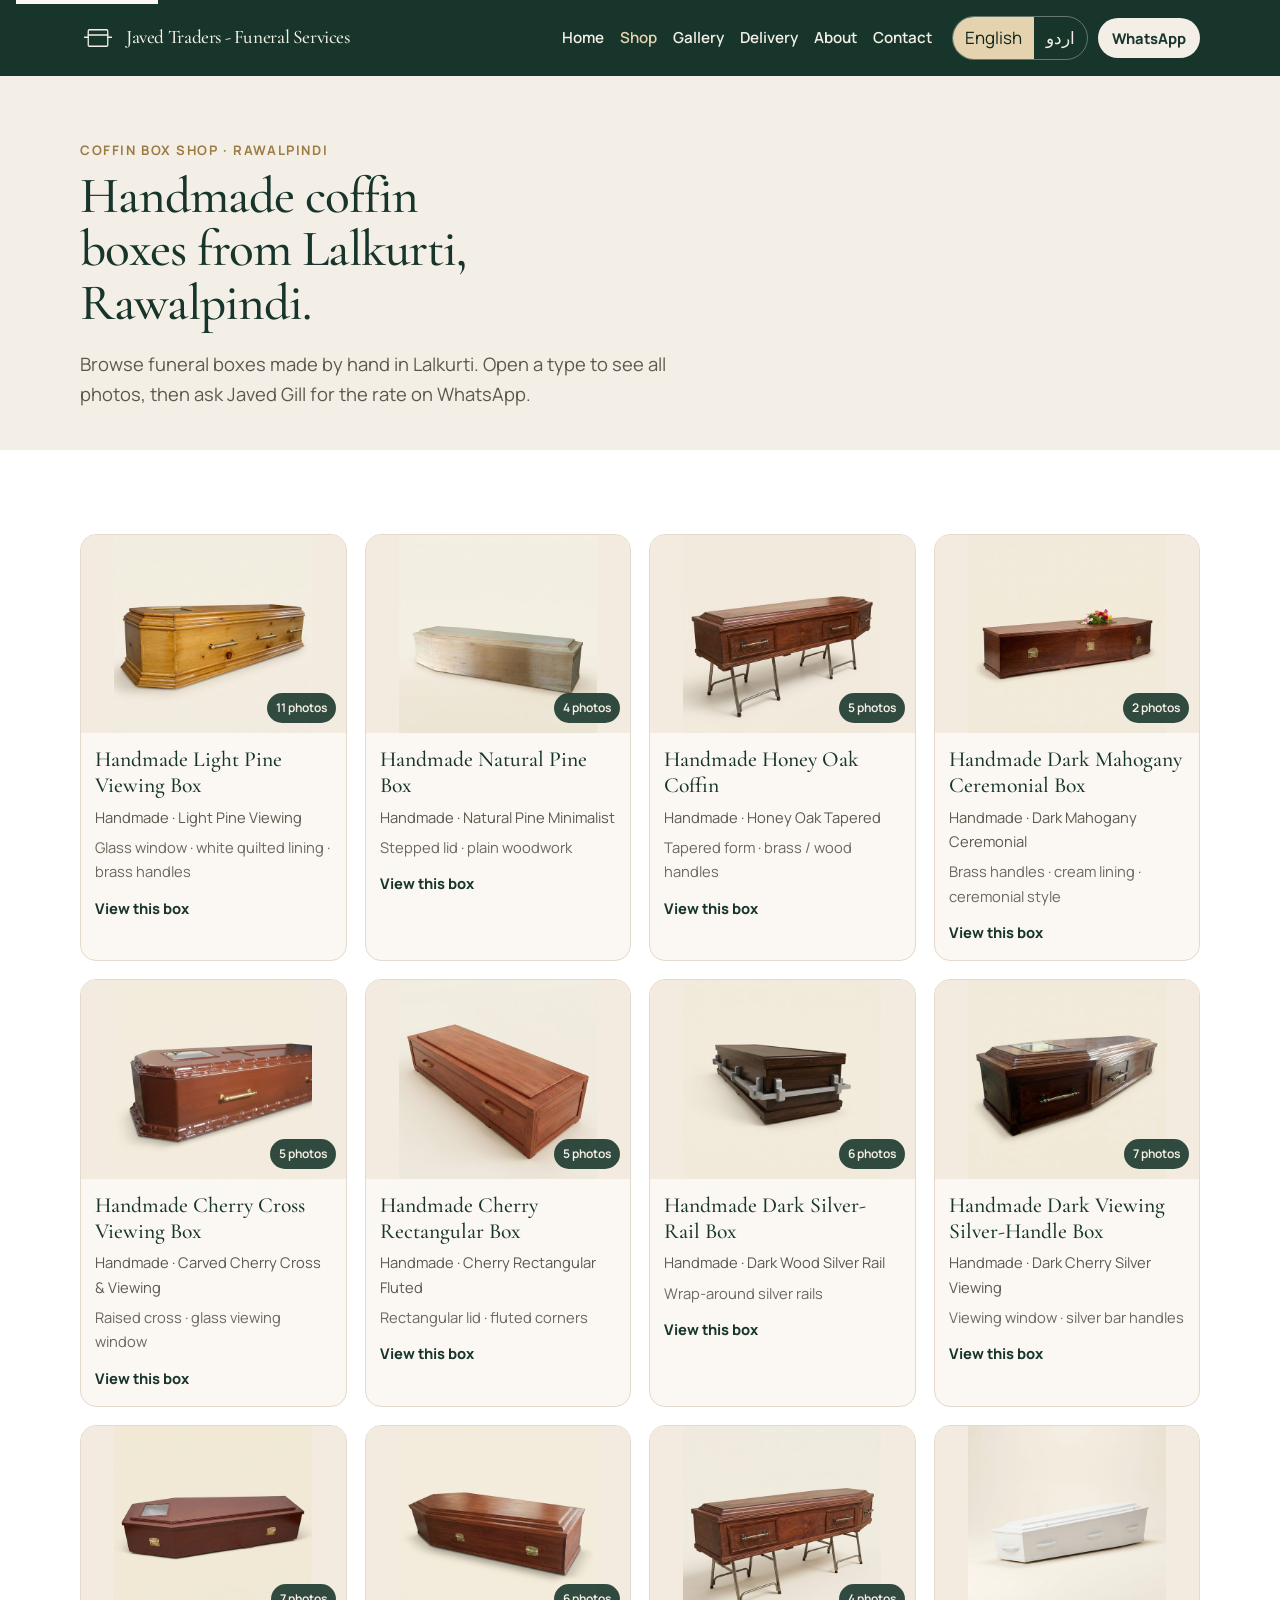
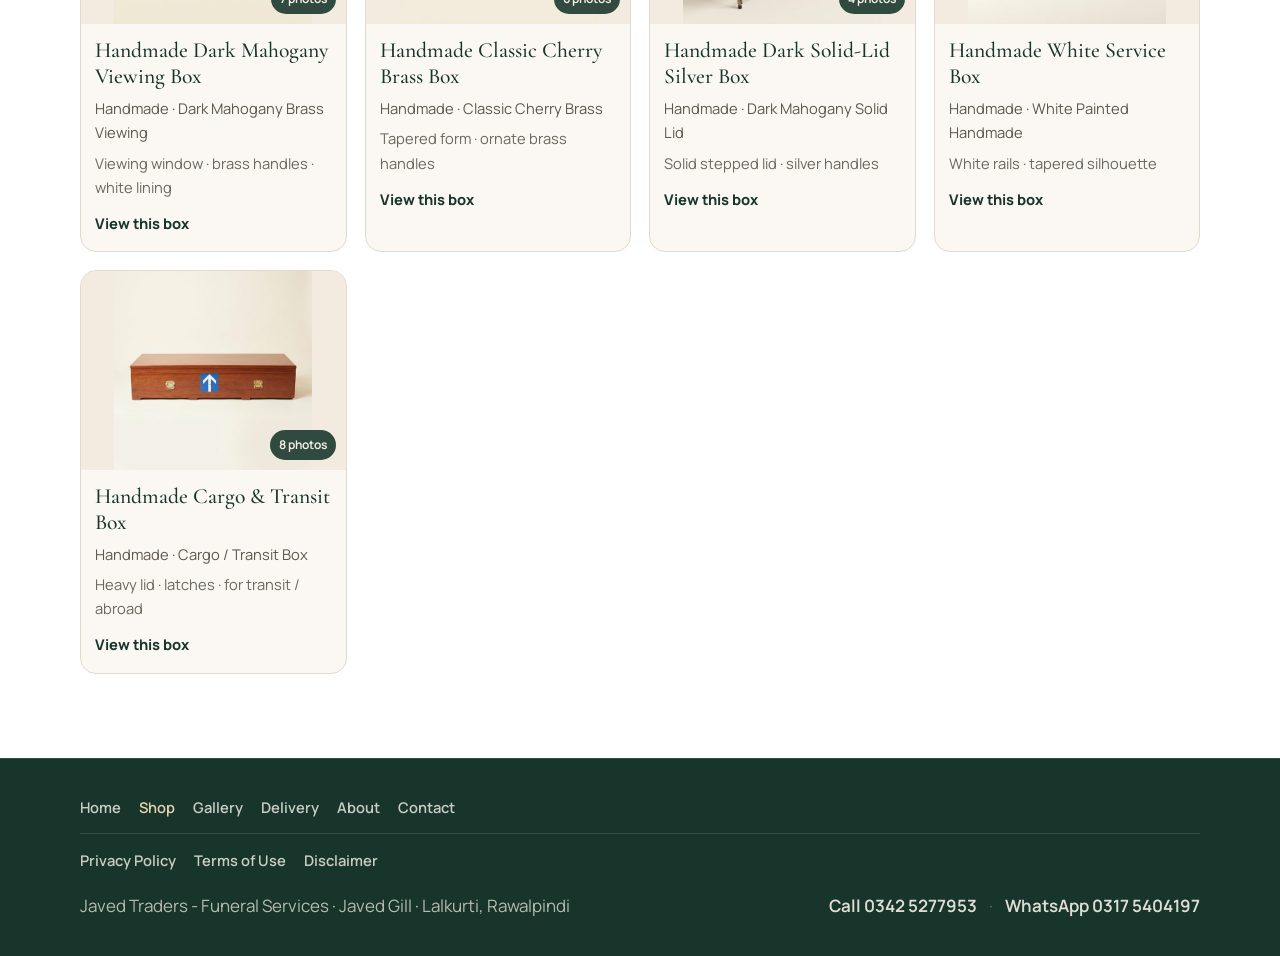
<file: shop.html>
<!DOCTYPE html>
<html lang="en" dir="ltr">
<head>
  <meta charset="utf-8">
  <meta name="viewport" content="width=device-width, initial-scale=1">
  <script>
    try {
      if (localStorage.getItem("jfc-lang") === "ur") {
        document.documentElement.lang = "ur";
        document.documentElement.dir = "rtl";
      }
    } catch (e) {}
  </script>
  <title>Shop Coffin Boxes in Rawalpindi | Javed Traders - Funeral Services</title>
  <meta name="description" content="Shop handmade coffin boxes, taboot boxes, and funeral boxes in Rawalpindi. View every type from Javed Traders - Funeral Services in Lalkurti, then ask for the rate on WhatsApp.">
  <meta name="keywords" content="buy taboot Rawalpindi, buy coffin box Pakistan, تابوت خریدیں, funeral box price Rawalpindi, janaaza box shop, handmade coffin Lalkurti, Javed Traders shop">
  <meta name="robots" content="index, follow">
  <meta name="theme-color" content="#17352b">
  <link rel="canonical" href="https://javedfuneralboxes.vercel.app/shop.html">
  <meta property="og:title" content="Shop Coffin Boxes in Rawalpindi | Javed Traders - Funeral Services">
  <meta property="og:description" content="Handmade coffin and funeral boxes from Lalkurti, Rawalpindi. Open a type, then ask for the rate.">
  <meta property="og:type" content="website">
  <meta property="og:url" content="https://javedfuneralboxes.vercel.app/shop.html">
  <meta property="og:image" content="https://javedfuneralboxes.vercel.app/images/products/light-pine-viewing-white-lined-01.jpg">
  <link rel="icon" href="images/mark.svg" type="image/svg+xml">
  <link rel="preconnect" href="https://fonts.googleapis.com">
  <link rel="preconnect" href="https://fonts.gstatic.com" crossorigin>
  <link href="https://fonts.googleapis.com/css2?family=Cormorant+Garamond:ital,wght@0,500;0,600;0,700;1,500&family=Manrope:wght@400;500;600;700&family=Noto+Naskh+Arabic:wght@400;500;600;700&family=Noto+Nastaliq+Urdu:wght@400;500;600;700&display=swap" rel="stylesheet">
  <link rel="stylesheet" href="css/styles.css">
</head>
<body>
  <a class="skip" href="#main"><span class="t-en">Skip to content</span><span class="t-ur">مواد پر جائیں</span></a>

  <header class="site-header">
    <div class="container header-bar">
      <a class="brand" href="index.html">
        <svg class="mark" viewBox="0 0 48 48" aria-hidden="true">
          <rect x="11" y="13" width="26" height="22" rx="1.5" fill="none" stroke="currentColor" stroke-width="1.7"/>
          <path d="M11 20h26M6 23h5M37 23h5" fill="none" stroke="currentColor" stroke-width="1.7" stroke-linecap="round"/>
        </svg>
        <span class="brand-text">
          <span class="t-en">Javed Traders - Funeral Services</span>
          <span class="t-ur">جاوید ٹریڈرز - جنازہ خدمات</span>
        </span>
      </a>
      <nav class="site-nav" id="site-nav" aria-label="Primary">
        <a href="index.html"><span class="t-en">Home</span><span class="t-ur">ہوم</span></a>
        <a href="shop.html" aria-current="page"><span class="t-en">Shop</span><span class="t-ur">دکان</span></a>
        <a href="gallery.html"><span class="t-en">Gallery</span><span class="t-ur">گیلری</span></a>
        <a href="delivery.html"><span class="t-en">Delivery</span><span class="t-ur">ڈیلیوری</span></a>
        <a href="about.html"><span class="t-en">About</span><span class="t-ur">تعارف</span></a>
        <a href="contact.html"><span class="t-en">Contact</span><span class="t-ur">رابطہ</span></a>
      </nav>
      <div class="header-tools">
        <div class="lang" role="group" aria-label="Language">
          <button type="button" data-set-lang="en" aria-pressed="true">English</button>
          <button type="button" data-set-lang="ur" aria-pressed="false">اردو</button>
        </div>
        <a class="header-wa js-wa" href="https://wa.me/923175404197" target="_blank" rel="noopener">
          <span class="t-en">WhatsApp</span><span class="t-ur">واٹس ایپ</span>
        </a>
        <button class="nav-toggle" type="button" aria-expanded="false" aria-controls="site-nav">
          <span class="open-label t-en">Menu</span><span class="open-label t-ur">مینو</span>
          <span class="close-label t-en">Close</span><span class="close-label t-ur">بند</span>
        </button>
      </div>
    </div>
  </header>

  <main id="main">
    <section class="page-hero surface-cream">
      <div class="container">
        <p class="eyebrow"><span class="t-en">Coffin box shop · Rawalpindi</span><span class="t-ur">کوفن باکس دکان · راولپنڈی</span></p>
        <h1 class="display page-title">
          <span class="t-en">Handmade coffin boxes from Lalkurti, Rawalpindi.</span>
          <span class="t-ur">لالکورٹی، راولپنڈی سے ہاتھ سے تیار کوفن باکس۔</span>
        </h1>
        <p class="lede">
          <span class="t-en">Browse funeral boxes made by hand in Lalkurti. Open a type to see all photos, then ask Javed Gill for the rate on WhatsApp.</span>
          <span class="t-ur">لالکورٹی میں ہاتھ سے تیار فنرل باکس دیکھیں۔ قسم کھولیں، تمام تصاویر دیکھیں، پھر جاوید گل سے واٹس ایپ پر ریٹ پوچھیں۔</span>
        </p>
      </div>
    </section>

    <section class="section section-tight surface-white">
      <div class="container">
        <p id="shop-empty" class="form-hint" hidden>
          <span class="t-en">No boxes loaded yet.</span>
          <span class="t-ur">ابھی باکس لوڈ نہیں ہوئے۔</span>
        </p>
        <div class="product-grid" id="shop-grid"></div>
      </div>
    </section>
  </main>

  <footer class="site-footer">
    <div class="container">
      <nav class="footer-nav" aria-label="Footer">
        <a href="index.html"><span class="t-en">Home</span><span class="t-ur">ہوم</span></a>
        <a href="shop.html" aria-current="page"><span class="t-en">Shop</span><span class="t-ur">دکان</span></a>
        <a href="gallery.html"><span class="t-en">Gallery</span><span class="t-ur">گیلری</span></a>
        <a href="delivery.html"><span class="t-en">Delivery</span><span class="t-ur">ڈیلیوری</span></a>
        <a href="about.html"><span class="t-en">About</span><span class="t-ur">تعارف</span></a>
        <a href="contact.html"><span class="t-en">Contact</span><span class="t-ur">رابطہ</span></a>
      </nav>
      <nav class="footer-legal" aria-label="Legal">
        <a href="privacy-policy.html"><span class="t-en">Privacy Policy</span><span class="t-ur">رازداری</span></a>
        <a href="terms.html"><span class="t-en">Terms of Use</span><span class="t-ur">شرائط استعمال</span></a>
        <a href="disclaimer.html"><span class="t-en">Disclaimer</span><span class="t-ur">دستبرداری</span></a>
      </nav>
      <div class="footer-bar">
        <p>
          <span class="t-en">Javed Traders - Funeral Services · Javed Gill · Lalkurti, Rawalpindi</span>
          <span class="t-ur">جاوید ٹریڈرز - جنازہ خدمات · جاوید گل · لالکورٹی، راولپنڈی</span>
        </p>
                <p class="footer-phones ltr">
          <a href="tel:+923425277953"><span class="t-en">Call</span><span class="t-ur">کال</span> 0342 5277953</a>
          <span class="footer-phone-sep" aria-hidden="true">·</span>
          <a class="js-wa" href="https://wa.me/923175404197" target="_blank" rel="noopener"><span class="t-en">WhatsApp</span><span class="t-ur">واٹس ایپ</span> 0317 5404197</a>
        </p>
      </div>
    </div>
  </footer>

  <div class="dock">
    <a href="tel:+923425277953"><span class="t-en">Call</span><span class="t-ur">کال</span></a>
    <a class="js-wa" href="https://wa.me/923175404197" target="_blank" rel="noopener"><span class="t-en">WhatsApp</span><span class="t-ur">واٹس ایپ</span></a>
  </div>

  <script src="js/site.js"></script>
  <script src="js/shop.js"></script>
</body>
</html>
</file>
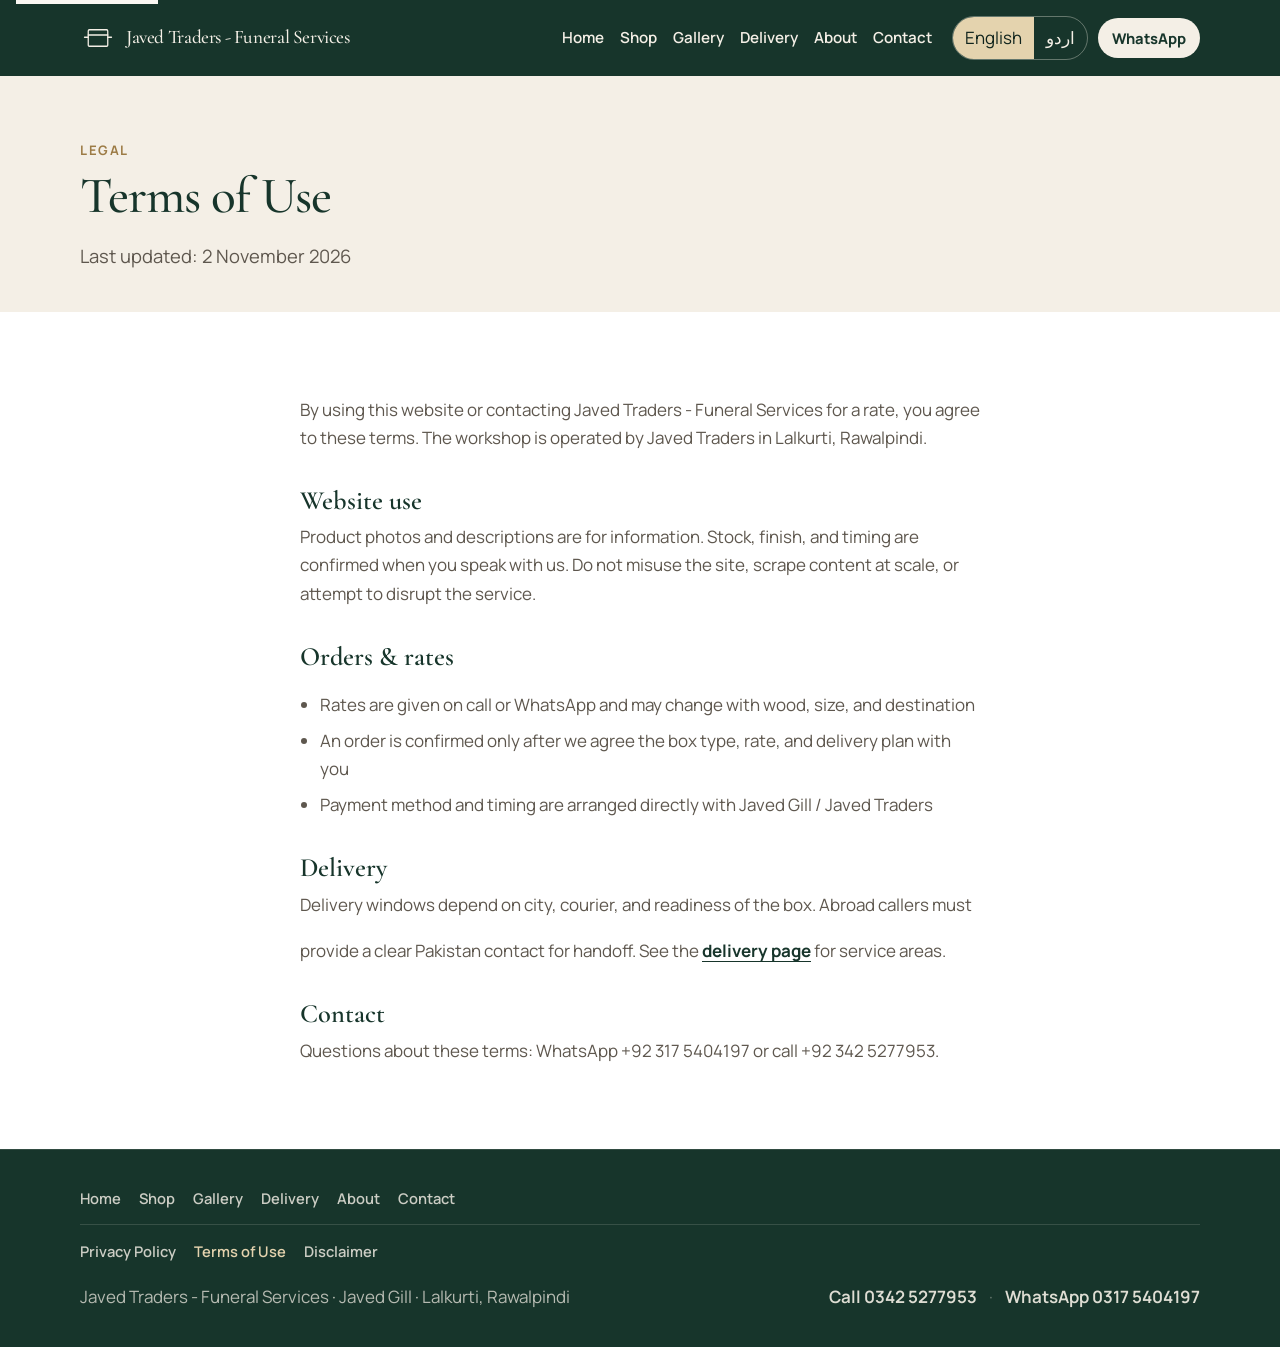
<file: terms.html>
<!DOCTYPE html>
<html lang="en" dir="ltr">
<head>
  <meta charset="utf-8">
  <meta name="viewport" content="width=device-width, initial-scale=1">
  <script>
    try {
      if (localStorage.getItem("jfc-lang") === "ur") {
        document.documentElement.lang = "ur";
        document.documentElement.dir = "rtl";
      }
    } catch (e) {}
  </script>
  <title>Terms of Use | Javed Traders - Funeral Services</title>
  <meta name="description" content="Terms of use for the Javed Traders - Funeral Services website and WhatsApp ordering from Lalkurti, Rawalpindi.">
  <meta name="robots" content="index, follow">
  <meta name="theme-color" content="#17352b">
  <link rel="canonical" href="https://javedfuneralboxes.vercel.app/terms.html">
  <meta property="og:title" content="Terms of Use | Javed Traders - Funeral Services">
  <meta property="og:description" content="Terms for using the Javed Traders - Funeral Services website and placing coffin box enquiries.">
  <meta property="og:type" content="website">
  <meta property="og:url" content="https://javedfuneralboxes.vercel.app/terms.html">
  <link rel="icon" href="images/mark.svg" type="image/svg+xml">
  <link rel="preconnect" href="https://fonts.googleapis.com">
  <link rel="preconnect" href="https://fonts.gstatic.com" crossorigin>
  <link href="https://fonts.googleapis.com/css2?family=Cormorant+Garamond:ital,wght@0,500;0,600;0,700;1,500&family=Manrope:wght@400;500;600;700&family=Noto+Naskh+Arabic:wght@400;500;600;700&family=Noto+Nastaliq+Urdu:wght@400;500;600;700&display=swap" rel="stylesheet">
  <link rel="stylesheet" href="css/styles.css">
</head>
<body>
  <a class="skip" href="#main"><span class="t-en">Skip to content</span><span class="t-ur">مواد پر جائیں</span></a>

  <header class="site-header">
    <div class="container header-bar">
      <a class="brand" href="index.html">
        <svg class="mark" viewBox="0 0 48 48" aria-hidden="true">
          <rect x="11" y="13" width="26" height="22" rx="1.5" fill="none" stroke="currentColor" stroke-width="1.7"/>
          <path d="M11 20h26M6 23h5M37 23h5" fill="none" stroke="currentColor" stroke-width="1.7" stroke-linecap="round"/>
        </svg>
        <span class="brand-text">
          <span class="t-en">Javed Traders - Funeral Services</span>
          <span class="t-ur">جاوید ٹریڈرز - جنازہ خدمات</span>
        </span>
      </a>
      <nav class="site-nav" id="site-nav" aria-label="Primary">
        <a href="index.html"><span class="t-en">Home</span><span class="t-ur">ہوم</span></a>
        <a href="shop.html"><span class="t-en">Shop</span><span class="t-ur">دکان</span></a>
        <a href="gallery.html"><span class="t-en">Gallery</span><span class="t-ur">گیلری</span></a>
        <a href="delivery.html"><span class="t-en">Delivery</span><span class="t-ur">ڈیلیوری</span></a>
        <a href="about.html"><span class="t-en">About</span><span class="t-ur">تعارف</span></a>
        <a href="contact.html"><span class="t-en">Contact</span><span class="t-ur">رابطہ</span></a>
      </nav>
      <div class="header-tools">
        <div class="lang" role="group" aria-label="Language">
          <button type="button" data-set-lang="en" aria-pressed="true">English</button>
          <button type="button" data-set-lang="ur" aria-pressed="false">اردو</button>
        </div>
        <a class="header-wa js-wa" href="https://wa.me/923175404197" target="_blank" rel="noopener">
          <span class="t-en">WhatsApp</span><span class="t-ur">واٹس ایپ</span>
        </a>
        <button class="nav-toggle" type="button" aria-expanded="false" aria-controls="site-nav">
          <span class="open-label t-en">Menu</span><span class="open-label t-ur">مینو</span>
          <span class="close-label t-en">Close</span><span class="close-label t-ur">بند</span>
        </button>
      </div>
    </div>
  </header>

  <main id="main">
    <section class="page-hero surface-cream">
      <div class="container">
        <p class="eyebrow"><span class="t-en">Legal</span><span class="t-ur">قانونی</span></p>
        <h1 class="display page-title">
          <span class="t-en">Terms of Use</span>
          <span class="t-ur">شرائط استعمال</span>
        </h1>
        <p class="lede">
          <span class="t-en">Last updated: 2 November 2026</span>
          <span class="t-ur">آخری تازہ کاری: ۲ نومبر ۲۰۲۶</span>
        </p>
      </div>
    </section>

    <section class="section section-tight surface-white">
      <div class="container legal-prose">
        <p>
          <span class="t-en">By using this website or contacting Javed Traders - Funeral Services for a rate, you agree to these terms. The workshop is operated by Javed Traders in Lalkurti, Rawalpindi.</span>
          <span class="t-ur">اس ویب سائٹ کے استعمال یا ریٹ کے لیے رابطہ پر آپ ان شرائط سے اتفاق کرتے ہیں۔ ورکشاپ لالکورٹی، راولپنڈی میں جاوید ٹریڈرز کے تحت ہے۔</span>
        </p>

        <h2><span class="t-en">Website use</span><span class="t-ur">ویب سائٹ کا استعمال</span></h2>
        <p>
          <span class="t-en">Product photos and descriptions are for information. Stock, finish, and timing are confirmed when you speak with us. Do not misuse the site, scrape content at scale, or attempt to disrupt the service.</span>
          <span class="t-ur">مصنوعات کی تصاویر اور تفصیل معلومات کے لیے ہیں۔ سٹاک، فنش، اور وقت بات پر تصدیق ہوتے ہیں۔ سائٹ کا غلط استعمال یا بڑے پیمانے پر مواد اتارنا منع ہے۔</span>
        </p>

        <h2><span class="t-en">Orders &amp; rates</span><span class="t-ur">آرڈر اور ریٹ</span></h2>
        <ul>
          <li><span class="t-en">Rates are given on call or WhatsApp and may change with wood, size, and destination</span><span class="t-ur">ریٹ کال یا واٹس ایپ پر ملتا ہے؛ لکڑی، سائز، اور منزل سے بدل سکتا ہے</span></li>
          <li><span class="t-en">An order is confirmed only after we agree the box type, rate, and delivery plan with you</span><span class="t-ur">آرڈر تب تصدیق ہوتا ہے جب باکس، ریٹ، اور ڈیلیوری منصوبہ طے ہو</span></li>
          <li><span class="t-en">Payment method and timing are arranged directly with Javed Gill / Javed Traders</span><span class="t-ur">ادائیگی کا طریقہ اور وقت جاوید گل / جاوید ٹریڈرز سے براہ راست طے ہوتا ہے</span></li>
        </ul>

        <h2><span class="t-en">Delivery</span><span class="t-ur">ڈیلیوری</span></h2>
        <p>
          <span class="t-en">Delivery windows depend on city, courier, and readiness of the box. Abroad callers must provide a clear Pakistan contact for handoff. See the <a class="text-link" href="delivery.html">delivery page</a> for service areas.</span>
          <span class="t-ur">ڈیلیوری شہر، کورئیر، اور باکس کی تیاری پر منحصر ہے۔ بیرون ملک سے کال کرنے والوں کو پاکستان میں واضح رابطہ دینا ہوگا۔ علاقوں کے لیے <a class="text-link" href="delivery.html">ڈیلیوری صفحہ</a> دیکھیں۔</span>
        </p>

        <h2><span class="t-en">Contact</span><span class="t-ur">رابطہ</span></h2>
        <p>
          <span class="t-en">Questions about these terms: WhatsApp <span class="ltr">+92 317 5404197</span> or call <span class="ltr">+92 342 5277953</span>.</span>
          <span class="t-ur">ان شرائط کے سوالات: واٹس ایپ <span class="ltr">+92 317 5404197</span> یا کال <span class="ltr">+92 342 5277953</span>۔</span>
        </p>
      </div>
    </section>
  </main>

  <footer class="site-footer">
    <div class="container">
      <nav class="footer-nav" aria-label="Footer">
        <a href="index.html"><span class="t-en">Home</span><span class="t-ur">ہوم</span></a>
        <a href="shop.html"><span class="t-en">Shop</span><span class="t-ur">دکان</span></a>
        <a href="gallery.html"><span class="t-en">Gallery</span><span class="t-ur">گیلری</span></a>
        <a href="delivery.html"><span class="t-en">Delivery</span><span class="t-ur">ڈیلیوری</span></a>
        <a href="about.html"><span class="t-en">About</span><span class="t-ur">تعارف</span></a>
        <a href="contact.html"><span class="t-en">Contact</span><span class="t-ur">رابطہ</span></a>
      </nav>
      <nav class="footer-legal" aria-label="Legal">
        <a href="privacy-policy.html"><span class="t-en">Privacy Policy</span><span class="t-ur">رازداری</span></a>
        <a href="terms.html" aria-current="page"><span class="t-en">Terms of Use</span><span class="t-ur">شرائط استعمال</span></a>
        <a href="disclaimer.html"><span class="t-en">Disclaimer</span><span class="t-ur">دستبرداری</span></a>
      </nav>
      <div class="footer-bar">
        <p>
          <span class="t-en">Javed Traders - Funeral Services · Javed Gill · Lalkurti, Rawalpindi</span>
          <span class="t-ur">جاوید ٹریڈرز - جنازہ خدمات · جاوید گل · لالکورٹی، راولپنڈی</span>
        </p>
                <p class="footer-phones ltr">
          <a href="tel:+923425277953"><span class="t-en">Call</span><span class="t-ur">کال</span> 0342 5277953</a>
          <span class="footer-phone-sep" aria-hidden="true">·</span>
          <a class="js-wa" href="https://wa.me/923175404197" target="_blank" rel="noopener"><span class="t-en">WhatsApp</span><span class="t-ur">واٹس ایپ</span> 0317 5404197</a>
        </p>
      </div>
    </div>
  </footer>

  <div class="dock">
    <a href="tel:+923425277953"><span class="t-en">Call</span><span class="t-ur">کال</span></a>
    <a class="js-wa" href="https://wa.me/923175404197" target="_blank" rel="noopener"><span class="t-en">WhatsApp</span><span class="t-ur">واٹس ایپ</span></a>
  </div>

  <script src="js/site.js"></script>
  <script src="js/page.js"></script>
</body>
</html>
</file>
<file: css/styles.css>
:root {
  --green: #17352b;
  --green-deep: #10241d;
  --cream: #f4efe6;
  --paper: #fbf8f3;
  --line: #e3d9cc;
  --brass: #9c7b45;
  --brass-soft: #e4d3ae;
  --ink: #1c1916;
  --muted: #5e574e;
  --header: 76px;
  --shadow: 0 24px 50px rgba(23, 53, 43, 0.08);
  --surface-cream: #f4efe6;
  --surface-white: #ffffff;
}

*,
*::before,
*::after {
  box-sizing: border-box;
}

html {
  scroll-behavior: smooth;
}

body {
  margin: 0;
  background: var(--cream);
  color: var(--ink);
  font-family: "Manrope", "Segoe UI", sans-serif;
  font-size: 1.0625rem;
  line-height: 1.65;
}

html[lang="ur"] body {
  font-family: "Noto Naskh Arabic", "Noto Nastaliq Urdu", serif;
  font-size: 1.125rem;
  line-height: 1.9;
}

img,
svg {
  display: block;
  max-width: 100%;
}

a {
  color: inherit;
}

button,
input,
textarea {
  font: inherit;
  color: inherit;
}

h1, h2, h3, p {
  margin: 0;
}

h1,
.display,
.brand-text,
.step-no {
  font-family: "Cormorant Garamond", Georgia, serif;
  font-weight: 500;
  letter-spacing: -0.02em;
}

html[lang="ur"] h1,
html[lang="ur"] .display {
  font-family: "Noto Nastaliq Urdu", "Noto Naskh Arabic", serif;
  letter-spacing: 0;
  line-height: 2.15;
  padding-top: 0.35em;
}

html[lang="ur"] .brand-text {
  font-family: "Noto Naskh Arabic", serif;
  letter-spacing: 0;
  line-height: 1.7;
  padding-block: 0.1em;
}

.t-ur { display: none; }
html[lang="ur"] .t-en { display: none; }
html[lang="ur"] .t-ur { display: inline; }

.ltr {
  direction: ltr;
  unicode-bidi: isolate;
}

.skip {
  position: absolute;
  inset-inline-start: 16px;
  top: -40px;
  background: var(--paper);
  color: var(--green);
  padding: 8px 12px;
  z-index: 80;
}

.skip:focus {
  top: 12px;
}

.container {
  width: min(1120px, calc(100% - 32px));
  margin-inline: auto;
}

.site-header {
  position: sticky;
  top: 0;
  z-index: 30;
  background: var(--green);
  color: var(--cream);
}

.header-bar {
  min-height: var(--header);
  display: flex;
  align-items: center;
  gap: 20px;
}

.brand {
  display: flex;
  align-items: center;
  gap: 10px;
  text-decoration: none;
  color: var(--cream);
  margin-inline-end: auto;
}

.mark {
  width: 36px;
  height: 36px;
  flex: none;
}

.brand-text {
  max-width: min(16rem, 46vw);
  font-size: clamp(0.92rem, 1.45vw, 1.15rem);
  line-height: 1.2;
}

.site-nav {
  display: none;
  gap: 16px;
}

.site-nav a {
  color: var(--cream);
  text-decoration: none;
  font-size: 0.95rem;
  font-weight: 600;
}

.site-nav a:hover {
  color: var(--brass-soft);
}

.header-tools {
  display: flex;
  align-items: center;
  gap: 10px;
}

.lang {
  display: flex;
  border: 1px solid rgba(244, 239, 230, 0.35);
  border-radius: 999px;
  overflow: hidden;
}

.lang button {
  background: transparent;
  color: var(--cream);
  border: 0;
  padding: 7px 12px;
  cursor: pointer;
}

.lang button[aria-pressed="true"] {
  background: var(--brass-soft);
  color: var(--green-deep);
}

.header-wa,
.nav-toggle {
  display: none;
}

.nav-toggle {
  background: transparent;
  color: var(--cream);
  border: 1px solid rgba(244, 239, 230, 0.35);
  border-radius: 999px;
  padding: 7px 14px;
  cursor: pointer;
}

.close-label,
html[lang="ur"] .close-label.t-ur { display: none; }

body.nav-open .open-label,
html[lang="ur"] body.nav-open .open-label.t-ur { display: none; }

body.nav-open .close-label.t-en { display: inline; }

html[lang="ur"] body.nav-open .close-label.t-en { display: none; }
html[lang="ur"] body.nav-open .close-label.t-ur { display: inline; }

.hero {
  padding: 0;
}

.hero-stage {
  position: relative;
  display: grid;
  grid-template-columns: 1fr;
  min-height: min(78vh, 720px);
  background: var(--green-deep);
  overflow: hidden;
}

.hero-copy {
  position: relative;
  z-index: 2;
  padding: clamp(36px, 6vw, 80px) clamp(20px, 4vw, 64px);
  background:
    radial-gradient(ellipse at 15% 20%, rgba(156, 123, 69, 0.16), transparent 42%),
    linear-gradient(160deg, #1a3d32 0%, var(--green-deep) 55%, #0c1c16 100%);
  display: flex;
  flex-direction: column;
  justify-content: center;
}

.hero-kicker {
  color: var(--brass-soft);
}

.hero h1 {
  color: #fff;
}

.hero-h1-sub {
  display: inline-block;
  font-size: 0.72em;
  font-weight: 500;
  letter-spacing: 0.01em;
  color: var(--brass-soft);
}

.hero .lede,
.hero-lede {
  color: #fff;
  font-weight: 600;
  font-size: clamp(1.15rem, 2.1vw, 1.35rem);
  line-height: 1.55;
  max-width: 34rem;
  opacity: 1;
  text-shadow: 0 1px 18px rgba(0, 0, 0, 0.28);
}

.hero-lede-br {
  display: none;
}

html[lang="ur"] .hero .lede,
html[lang="ur"] .hero-lede {
  font-weight: 600;
  line-height: 1.85;
}

.hero .btn-on-dark,
.btn.btn-on-dark {
  background: var(--cream);
  color: var(--green);
}

.hero .btn-on-dark:hover,
.btn.btn-on-dark:hover {
  background: #fff;
  color: var(--green-deep);
}

.hero .btn-ghost,
.btn.btn-ghost {
  background: rgba(255, 255, 255, 0.08);
  color: #fff;
  border-color: rgba(255, 255, 255, 0.75);
}

.hero .btn-ghost:hover,
.btn.btn-ghost:hover {
  background: rgba(255, 255, 255, 0.16);
  border-color: #fff;
}

.hero-media {
  position: relative;
  z-index: 1;
  background: #ebe4d8;
  display: flex;
  align-items: center;
  justify-content: center;
  padding: 0;
  min-height: 280px;
  overflow: hidden;
}

.hero-media img {
  width: 100%;
  height: 100%;
  min-height: 280px;
  max-width: none;
  max-height: none;
  object-fit: cover;
  object-position: center 58%;
  display: block;
}

/* Soft split fade between green copy and cream image */
.hero-media::before {
  content: "";
  position: absolute;
  inset-block: 0;
  inset-inline-start: 0;
  width: clamp(48px, 8vw, 110px);
  pointer-events: none;
  z-index: 2;
  background: linear-gradient(
    90deg,
    rgba(12, 28, 22, 0.55) 0%,
    rgba(12, 28, 22, 0.18) 45%,
    transparent 100%
  );
  filter: blur(10px);
}

.hero-trust {
  background: var(--paper);
  border-bottom: 1px solid var(--line);
}

.hero-trust-inner {
  display: grid;
  gap: 20px;
  padding: 18px 0;
}

.hero-founder {
  display: grid;
  grid-template-columns: 56px 1fr;
  gap: 12px;
  align-items: center;
}

.hero-founder img {
  width: 56px;
  height: 70px;
  object-fit: cover;
  object-position: center top;
  border-radius: 10px;
  background: #e8dfd2;
}

.hero-trust-label {
  display: block;
  color: var(--brass);
  font-size: 0.78rem;
  font-weight: 700;
  letter-spacing: 0.1em;
  text-transform: uppercase;
}

html[lang="ur"] .hero-trust-label {
  letter-spacing: 0;
  text-transform: none;
  font-size: 0.95rem;
}

.hero-trust-name {
  margin-top: 2px;
  font-family: "Cormorant Garamond", Georgia, serif;
  font-size: 1.35rem;
  color: var(--green);
  line-height: 1.15;
}

html[lang="ur"] .hero-trust-name {
  font-family: "Noto Nastaliq Urdu", serif;
  line-height: 1.8;
}

.hero-trust-items {
  display: grid;
  gap: 14px;
}

.hero-trust-items strong {
  display: block;
  margin-top: 2px;
  color: var(--green);
  font-weight: 700;
}

.hero-trust-items a {
  color: inherit;
  text-decoration: none;
}

.hero-trust-items a:hover {
  color: var(--brass);
}

.hero-grid {
  display: grid;
  gap: 36px;
}

.kicker,
.eyebrow,
.panel-kicker,
.since-line {
  color: var(--brass);
  font-weight: 700;
  font-size: 0.82rem;
  letter-spacing: 0.12em;
  text-transform: uppercase;
}

html[lang="ur"] .kicker,
html[lang="ur"] .eyebrow,
html[lang="ur"] .panel-kicker,
html[lang="ur"] .since-line {
  letter-spacing: 0;
  text-transform: none;
  font-size: 1rem;
  font-weight: 600;
}

.eyebrow-light,
.band .kicker {
  color: var(--brass-soft);
}

h1 {
  margin-top: 12px;
  font-size: clamp(3.1rem, 8vw, 5.5rem);
  line-height: 0.92;
  color: var(--green);
}

html[lang="ur"] h1 {
  font-size: clamp(2.3rem, 6vw, 3.8rem);
}

.lede {
  margin-top: 18px;
  max-width: 38rem;
  color: var(--muted);
  font-size: 1.15rem;
}

.hero-actions {
  display: flex;
  flex-wrap: wrap;
  gap: 12px;
  margin-top: 28px;
}

.btn {
  display: inline-flex;
  align-items: center;
  justify-content: center;
  min-height: 52px;
  padding: 0 22px;
  border-radius: 999px;
  text-decoration: none;
  font-weight: 700;
  border: 1px solid transparent;
  cursor: pointer;
}

.btn-solid {
  background: var(--green);
  color: var(--cream);
}

.btn-solid:hover {
  background: var(--green-deep);
}

.btn-line {
  background: transparent;
  color: var(--green);
  border-color: var(--green);
}

.btn-line:hover {
  background: rgba(23, 53, 43, 0.06);
}

.btn-block {
  width: 100%;
}

.panel {
  background: var(--green);
  color: var(--cream);
  padding: 28px 26px 24px;
  border-radius: 18px;
  box-shadow: var(--shadow);
}

.panel-list {
  margin: 18px 0 0;
}

.panel-list div {
  display: grid;
  grid-template-columns: 9.5rem 1fr;
  gap: 12px;
  padding: 12px 0;
  border-top: 1px solid rgba(244, 239, 230, 0.16);
}

.panel-list dt {
  color: var(--brass-soft);
  font-size: 0.92rem;
}

.panel-list dd {
  margin: 0;
  font-weight: 650;
}

.panel-list a {
  color: var(--cream);
  text-decoration: none;
}

.panel-list a:hover {
  color: var(--brass-soft);
}

.panel-note {
  margin-top: 8px;
  color: rgba(244, 239, 230, 0.82);
}

.facts {
  padding-bottom: 10px;
}

/* Section surfaces — cream / white only */
.surface-cream {
  background: var(--surface-cream);
}

.surface-white {
  background: var(--surface-white);
}

.page-hero.surface-cream,
.page-hero.surface-white {
  padding-block: clamp(40px, 6vw, 64px) clamp(28px, 4vw, 40px);
}

.section.surface-cream,
.section.surface-white,
.facts.surface-cream,
.facts.surface-white {
  padding-block: clamp(48px, 7vw, 84px);
}

.section-tight.surface-cream,
.section-tight.surface-white {
  padding-block: clamp(48px, 7vw, 84px);
}

.facts-grid {
  display: grid;
  border-top: 1px solid var(--line);
  border-bottom: 1px solid var(--line);
}

.facts-grid article {
  padding: 22px 0;
  border-bottom: 1px solid var(--line);
}

.facts-grid article:last-child {
  border-bottom: 0;
}

.facts-grid h2 {
  font-family: "Cormorant Garamond", Georgia, serif;
  font-size: 1.7rem;
  font-weight: 500;
  color: var(--green);
  line-height: 1.1;
}

html[lang="ur"] .facts-grid h2,
html[lang="ur"] .steps h3,
html[lang="ur"] .band h3,
html[lang="ur"] .card h3 {
  font-family: "Noto Nastaliq Urdu", serif;
  line-height: 2;
  padding-top: 0.25em;
}

.facts-grid p {
  margin-top: 6px;
  color: var(--muted);
}

.section {
  padding: 72px 0;
}

.section-tight {
  padding-top: 20px;
}

.display {
  margin-top: 8px;
  font-size: clamp(2.3rem, 4vw, 3.6rem);
  line-height: 1.05;
  color: var(--green);
  max-width: 16ch;
}

html[lang="ur"] .display {
  max-width: 18ch;
  font-size: clamp(2rem, 4vw, 3rem);
}

.split {
  display: grid;
  gap: 28px;
}

.prose p + p,
.prose ul {
  margin-top: 16px;
}

.plain-list {
  margin: 0;
  padding: 0;
  list-style: none;
}

.plain-list li {
  padding: 10px 0;
  border-top: 1px solid var(--line);
}

.text-link {
  display: inline-block;
  margin-top: 18px;
  color: var(--green);
  font-weight: 700;
  text-underline-offset: 4px;
}

.steps {
  list-style: none;
  margin: 36px 0 0;
  padding: 0;
  display: grid;
  gap: 28px;
}

.step-no {
  display: block;
  color: var(--brass);
  font-size: 2.4rem;
  line-height: 1;
}

.steps h3 {
  margin-top: 8px;
  font-size: 1.45rem;
  font-family: "Cormorant Garamond", Georgia, serif;
  font-weight: 500;
  color: var(--green);
}

.steps p {
  margin-top: 8px;
  color: var(--muted);
  max-width: 36ch;
}

.band {
  background: var(--green);
  color: var(--cream);
  padding: 72px 0;
}

.display-light {
  color: var(--cream);
}

.band-lede {
  max-width: 40rem;
  margin-top: 16px;
  color: rgba(244, 239, 230, 0.86);
}

.band-grid {
  margin-top: 36px;
  display: grid;
  gap: 22px;
}

.band-grid article {
  padding-top: 16px;
  border-top: 1px solid rgba(244, 239, 230, 0.2);
}

.band h3 {
  font-family: "Cormorant Garamond", Georgia, serif;
  font-size: 1.8rem;
  font-weight: 500;
}

.band p {
  margin-top: 6px;
  color: rgba(244, 239, 230, 0.82);
}

.since-line {
  margin-top: 14px;
}

.panel-person {
  display: grid;
  grid-template-columns: 72px 1fr;
  gap: 14px;
  align-items: center;
  margin-bottom: 18px;
}

.panel-person img {
  width: 72px;
  height: 90px;
  object-fit: cover;
  object-position: center top;
  border-radius: 12px;
  background: rgba(244, 239, 230, 0.12);
}

.panel-person-name {
  margin-top: 4px;
  font-family: "Cormorant Garamond", Georgia, serif;
  font-size: 1.45rem;
  font-weight: 500;
  color: var(--cream);
  line-height: 1.15;
}

html[lang="ur"] .panel-person-name {
  font-family: "Noto Nastaliq Urdu", serif;
  line-height: 1.8;
  margin-top: 0.2em;
}

.about-intro {
  display: grid;
  gap: 28px;
  align-items: start;
}

.about-portrait {
  margin: 0;
  width: min(220px, 58vw);
  max-width: 220px;
}

.about-portrait img {
  width: 100%;
  height: 260px;
  max-height: 260px;
  object-fit: cover;
  object-position: center top;
  border-radius: 18px;
  display: block;
  background: #ebe4d8;
}

.about-portrait figcaption {
  display: grid;
  gap: 4px;
  margin-top: 12px;
}

.about-portrait figcaption strong {
  font-family: "Cormorant Garamond", Georgia, serif;
  font-size: 1.5rem;
  font-weight: 500;
  color: var(--green);
}

html[lang="ur"] .about-portrait figcaption strong {
  font-family: "Noto Nastaliq Urdu", serif;
  line-height: 1.85;
}

.about-portrait figcaption span {
  color: var(--muted);
  font-size: 0.95rem;
}

.about-points {
  list-style: none;
  margin: 22px 0 0;
  padding: 0;
  display: grid;
  gap: 14px;
}

.about-points li {
  display: grid;
  gap: 4px;
  padding-top: 12px;
  border-top: 1px solid var(--line);
}

.about-points strong {
  color: var(--green);
  font-size: 0.95rem;
}

.about-points span {
  color: var(--muted);
}

.workshop-strip {
  margin-top: 40px;
  display: grid;
  gap: 14px;
  grid-template-columns: 1fr;
}

.workshop-strip figure {
  margin: 0;
  min-width: 0;
}

.workshop-strip img {
  width: 100%;
  height: auto;
  aspect-ratio: 3 / 4;
  max-height: 340px;
  object-fit: contain;
  object-position: center;
  border-radius: 16px;
  display: block;
  background: #e8dfd2;
}

.workshop-strip figcaption {
  margin-top: 10px;
  font-size: 0.92rem;
  font-weight: 650;
  color: var(--green);
}

html[lang="ur"] .workshop-strip figcaption {
  font-family: "Noto Nastaliq Urdu", serif;
  line-height: 1.85;
}

.contact-person {
  display: grid;
  grid-template-columns: 88px 1fr;
  gap: 16px;
  align-items: start;
  margin-top: 22px;
  padding: 14px;
  border: 1px solid var(--line);
  border-radius: 16px;
  background: var(--paper);
}

.contact-person img {
  width: 88px;
  height: 110px;
  object-fit: cover;
  object-position: center top;
  border-radius: 12px;
  background: #ebe4d8;
}

.contact-person-role {
  color: var(--brass);
  font-size: 0.78rem;
  font-weight: 750;
  letter-spacing: 0.08em;
  text-transform: uppercase;
}

html[lang="ur"] .contact-person-role {
  letter-spacing: 0;
  text-transform: none;
  font-family: "Noto Nastaliq Urdu", serif;
  font-size: 0.95rem;
  line-height: 1.7;
}

.contact-person strong {
  display: block;
  margin-top: 4px;
  font-family: "Cormorant Garamond", Georgia, serif;
  font-size: 1.55rem;
  font-weight: 500;
  color: var(--green);
}

html[lang="ur"] .contact-person strong {
  font-family: "Noto Nastaliq Urdu", serif;
  line-height: 1.85;
}

.contact-grid {
  display: grid;
  gap: 32px;
}

.address {
  display: grid;
  gap: 6px;
  margin-top: 22px;
  font-style: normal;
}

.address a {
  color: var(--green);
  text-decoration: none;
  font-weight: 650;
}

.address a:hover {
  text-decoration: underline;
}

.card {
  background: var(--paper);
  border: 1px solid var(--line);
  border-radius: 18px;
  padding: 22px;
  box-shadow: var(--shadow);
  display: grid;
  gap: 14px;
}

.card h3 {
  font-family: "Cormorant Garamond", Georgia, serif;
  font-size: 1.8rem;
  font-weight: 500;
  color: var(--green);
  line-height: 1.15;
}

.card label {
  display: grid;
  gap: 6px;
  font-weight: 650;
  font-size: 0.95rem;
}

.card input,
.card textarea {
  width: 100%;
  border: 1px solid var(--line);
  background: var(--cream);
  border-radius: 12px;
  padding: 14px 16px;
  font-size: 1rem;
}

.card input:focus,
.card textarea:focus,
.btn:focus-visible,
.lang button:focus-visible,
.nav-toggle:focus-visible,
.site-nav a:focus-visible,
.header-wa:focus-visible {
  outline: 2px solid var(--brass);
  outline-offset: 2px;
}

.form-error {
  color: #8d2f22;
  font-weight: 700;
}

.form-hint {
  color: var(--muted);
  font-size: 0.92rem;
}

.site-footer {
  padding: 36px 0 108px;
  background: var(--green);
  color: rgba(244, 239, 230, 0.82);
  border-top: 1px solid rgba(244, 239, 230, 0.12);
}

.footer-nav,
.footer-legal {
  display: flex;
  flex-wrap: wrap;
  gap: 10px 18px;
}

.footer-nav {
  margin-bottom: 14px;
}

.footer-legal {
  margin-bottom: 20px;
  padding-top: 14px;
  border-top: 1px solid rgba(244, 239, 230, 0.14);
}

.footer-nav a,
.footer-legal a {
  color: rgba(244, 239, 230, 0.82);
  text-decoration: none;
  font-size: 0.92rem;
  font-weight: 600;
}

.footer-nav a:hover,
.footer-nav a[aria-current="page"],
.footer-legal a:hover,
.footer-legal a[aria-current="page"] {
  color: var(--brass-soft);
}

.footer-bar {
  display: flex;
  flex-wrap: wrap;
  justify-content: space-between;
  gap: 8px 24px;
  color: rgba(244, 239, 230, 0.72);
}

.footer-phones {
  display: flex;
  flex-wrap: wrap;
  gap: 8px 12px;
  align-items: center;
  margin: 0;
}

.footer-phones a {
  color: rgba(244, 239, 230, 0.9);
  text-decoration: none;
  font-weight: 650;
}

.footer-phones a:hover {
  color: var(--brass-soft);
}

.footer-phone-sep {
  opacity: 0.45;
}

.legal-prose {
  max-width: 68ch;
}

.legal-prose h2 {
  margin-top: 28px;
  font-family: "Cormorant Garamond", Georgia, serif;
  font-size: 1.65rem;
  font-weight: 600;
  color: var(--green);
}

.legal-prose p,
.legal-prose li {
  color: var(--muted);
}

.legal-prose ul {
  margin: 12px 0 0;
  padding-inline-start: 1.2em;
}

.legal-prose li + li {
  margin-top: 8px;
}

.legal-prose p + p {
  margin-top: 14px;
}

.dock {
  position: fixed;
  inset-inline: 0;
  bottom: 0;
  z-index: 40;
  display: grid;
  grid-template-columns: 1fr 1fr;
  background: var(--green-deep);
  padding-bottom: env(safe-area-inset-bottom);
}

.dock a {
  color: var(--cream);
  text-align: center;
  text-decoration: none;
  font-weight: 700;
  padding: 16px 8px;
}

.dock a + a {
  border-inline-start: 1px solid rgba(244, 239, 230, 0.18);
  background: var(--green);
}

::selection {
  background: var(--brass-soft);
  color: var(--green-deep);
}

@media (min-width: 800px) {
  .facts-grid {
    grid-template-columns: repeat(4, 1fr);
  }

  .services-grid {
    grid-template-columns: repeat(2, 1fr);
  }

  .facts-grid article {
    padding: 26px 18px;
    border-bottom: 0;
    border-inline-start: 1px solid var(--line);
  }

  .facts-grid article:first-child {
    border-inline-start: 0;
    padding-inline-start: 0;
  }

  .steps,
  .band-grid {
    grid-template-columns: repeat(3, 1fr);
    gap: 28px;
  }
}

@media (min-width: 960px) {
  .hero-lede-br {
    display: block;
  }

  .nav-toggle { display: none; }

  .site-nav {
    display: flex;
    align-items: center;
  }

  .header-wa {
    display: inline-flex;
    align-items: center;
    min-height: 40px;
    padding: 0 14px;
    border-radius: 999px;
    background: var(--cream);
    color: var(--green);
    text-decoration: none;
    font-weight: 750;
    font-size: 0.92rem;
  }

  .brand-text {
    max-width: 17rem;
    font-size: 1.2rem;
    line-height: 1.2;
  }

  .hero-stage {
    grid-template-columns: minmax(360px, 1.1fr) minmax(400px, 0.9fr);
    min-height: min(82vh, 760px);
    align-items: stretch;
  }

  .hero-media {
    min-height: 100%;
    height: 100%;
    padding: 0;
  }

  .hero-media img {
    min-height: 100%;
    height: 100%;
    width: 100%;
    object-fit: cover;
    object-position: center 55%;
  }

  html[dir="rtl"] .hero-media::before {
    inset-inline-start: auto;
    inset-inline-end: 0;
    background: linear-gradient(
      270deg,
      rgba(12, 28, 22, 0.55) 0%,
      rgba(12, 28, 22, 0.18) 45%,
      transparent 100%
    );
  }

  .hero-grid,
  .split,
  .contact-grid {
    grid-template-columns: 1.15fr 0.85fr;
    gap: 64px;
    align-items: start;
  }

  .about-intro {
    grid-template-columns: 240px 1fr;
    gap: 48px;
    align-items: start;
  }

  .about-portrait {
    width: 240px;
    max-width: 240px;
  }

  .about-portrait img {
    height: 300px;
    max-height: 300px;
  }

  .workshop-strip {
    grid-template-columns: repeat(3, minmax(0, 1fr));
    gap: 18px;
    margin-top: 48px;
  }

  .workshop-strip img {
    aspect-ratio: 3 / 4;
    max-height: 320px;
    object-fit: contain;
  }

  .hero-grid {
    align-items: end;
  }

  .dock { display: none; }

  .site-footer { padding-bottom: 36px; }
}

@media (max-width: 959px) {
  .header-bar {
    flex-wrap: nowrap;
    align-items: center;
    padding-block: 10px;
    gap: 10px;
  }

  .brand {
    flex: 1 1 auto;
    min-width: 0;
    margin-inline-end: 0;
  }

  .brand-text,
  html[lang="ur"] .brand-text {
    max-width: none;
    font-size: 1.05rem;
    line-height: 1.25;
  }

  .header-tools {
    flex: none;
    margin-inline-start: 0;
  }

  .lang button {
    padding: 7px 10px;
    font-size: 0.88rem;
  }

  .nav-toggle { display: inline-flex; }

  .site-nav {
    position: absolute;
    inset-inline: 0;
    top: 100%;
    background: var(--green-deep);
    padding: 8px 16px 18px;
    display: none;
  }

  .nav-open .site-nav { display: grid; }

  .site-nav a {
    padding: 14px 0;
    border-bottom: 1px solid rgba(244, 239, 230, 0.12);
  }

  .site-header { position: sticky; }
  .header-bar { position: relative; }

  h1 {
    font-size: clamp(2.35rem, 10vw, 3.2rem);
    line-height: 1.05;
  }

  html[lang="ur"] h1 {
    font-size: clamp(1.85rem, 7.5vw, 2.6rem);
    line-height: 1.55;
  }

  .hero-stage {
    grid-template-columns: 1fr;
    min-height: auto;
  }

  .hero-copy {
    order: 1;
  }

  .hero-media {
    display: none;
  }

  .hero-copy {
    padding-bottom: clamp(36px, 6vw, 56px);
  }

  .hero-actions {
    display: grid;
    grid-template-columns: 1fr;
    gap: 10px;
  }

  .hero-actions .btn {
    width: 100%;
  }

  .panel {
    padding: 22px 18px 20px;
  }

  .panel-list div {
    grid-template-columns: 1fr;
    gap: 4px;
  }

  .panel-person {
    grid-template-columns: 64px 1fr;
    gap: 12px;
  }

  .panel-person img {
    width: 64px;
    height: 80px;
  }

  .panel-person-name {
    font-size: 1.25rem;
  }

  .loop-head {
    flex-direction: column;
    align-items: stretch;
    gap: 16px;
  }

  .loop-actions {
    display: grid;
    grid-template-columns: 1fr;
  }

  .loop-actions .btn {
    width: 100%;
  }

  .loop-card {
    width: min(280px, 82vw);
  }

  .page-hero {
    padding: 32px 0 8px;
  }

  .page-title {
    max-width: none;
  }

  .product-grid {
    grid-template-columns: 1fr;
    gap: 14px;
  }

  .gallery-grid {
    grid-template-columns: repeat(2, 1fr);
    gap: 10px;
  }

  .gallery-item img {
    max-height: 140px;
  }

  .gallery-caption {
    font-size: 0.75rem;
    padding: 6px 8px 8px;
  }

  .selected-preview {
    grid-template-columns: 1fr;
    gap: 12px;
  }

  .selected-preview > img {
    width: 100%;
    height: auto;
    aspect-ratio: 4 / 3;
  }

  .contact-person {
    grid-template-columns: 72px 1fr;
    gap: 12px;
    padding: 12px;
  }

  .contact-person img {
    width: 72px;
    height: 90px;
  }

  .contact-person strong {
    font-size: 1.3rem;
  }

  .about-intro {
    gap: 20px;
  }

  .about-portrait {
    width: min(180px, 48vw);
    max-width: 180px;
    margin-inline: auto;
  }

  .about-portrait img {
    width: 100%;
    height: 210px;
    max-height: 210px;
  }

  .workshop-strip {
    grid-template-columns: 1fr;
    gap: 16px;
    margin-top: 28px;
  }

  .workshop-strip img {
    aspect-ratio: 4 / 3;
    max-height: 220px;
    width: 100%;
    object-fit: contain;
    object-position: center;
  }

  .workshop-strip figcaption {
    font-size: 0.82rem;
  }

  .footer-nav {
    gap: 8px 14px;
  }

  .site-footer {
    padding-bottom: calc(88px + env(safe-area-inset-bottom));
  }

  body {
    padding-bottom: 0;
  }
}

@media (max-width: 420px) {
  .container {
    width: min(1120px, calc(100% - 24px));
  }

  .mark {
    width: 30px;
    height: 30px;
  }

  .brand-text,
  html[lang="ur"] .brand-text {
    font-size: 0.98rem;
  }

  .display {
    font-size: clamp(1.7rem, 7vw, 2.2rem);
  }
}

.page-hero {
  padding: 48px 0 12px;
}

.page-title {
  max-width: 18ch;
}

.site-nav a[aria-current="page"] {
  color: var(--brass-soft);
}

.loop-section {
  padding: 48px 0 28px;
  overflow: hidden;
}

.loop-head {
  display: flex;
  flex-wrap: wrap;
  gap: 20px 32px;
  align-items: end;
  justify-content: space-between;
  margin-bottom: 28px;
}

.loop-actions {
  display: flex;
  flex-wrap: wrap;
  gap: 10px;
}

.loop-rail {
  overflow: hidden;
  mask-image: linear-gradient(90deg, transparent, #000 6%, #000 94%, transparent);
}

.loop-track {
  display: flex;
  gap: 16px;
  width: max-content;
  animation: loop-scroll 48s linear infinite;
}

.loop-track:hover {
  animation-play-state: paused;
}

.loop-card {
  width: min(300px, 78vw);
  text-decoration: none;
  color: var(--ink);
  background: var(--paper);
  border: 1px solid var(--line);
  border-radius: 16px;
  overflow: hidden;
  flex: none;
}

.loop-card img {
  width: 100%;
  aspect-ratio: 4 / 3;
  object-fit: contain;
  object-position: center;
  background: #f3ebe0;
}

.loop-card span {
  display: block;
  padding: 12px 14px 14px;
  font-weight: 650;
  font-size: 0.95rem;
}

@keyframes loop-scroll {
  from { transform: translateX(0); }
  to { transform: translateX(-50%); }
}

html[dir="rtl"] .loop-track {
  animation-name: loop-scroll-rtl;
}

@keyframes loop-scroll-rtl {
  from { transform: translateX(0); }
  to { transform: translateX(50%); }
}

.product-grid {
  display: grid;
  gap: 18px;
  grid-template-columns: repeat(auto-fill, minmax(260px, 1fr));
}

.gallery-grid {
  display: grid;
  gap: 14px;
  grid-template-columns: repeat(auto-fill, minmax(180px, 1fr));
  align-items: start;
}

.product-card,
.gallery-item {
  margin: 0;
  padding: 0;
  border: 1px solid var(--line);
  border-radius: 16px;
  background: var(--paper);
  overflow: hidden;
  text-align: start;
  cursor: pointer;
  color: inherit;
  box-shadow: none;
  text-decoration: none;
  display: block;
}

a.product-card {
  transition: border-color 0.2s ease, transform 0.2s ease;
}

a.product-card:hover {
  transform: translateY(-2px);
}

.product-card:hover,
.gallery-item:hover,
.product-card:focus-visible,
.gallery-item:focus-visible {
  border-color: var(--brass);
  outline: none;
}

.product-card.is-selected {
  border-color: var(--green);
  box-shadow: 0 0 0 2px rgba(23, 53, 43, 0.18);
}

.product-media {
  position: relative;
  background: #f3ebe0;
}

.product-media img,
.gallery-item img {
  width: 100%;
  height: auto;
  aspect-ratio: 4 / 3;
  object-fit: contain;
  object-position: center;
  background: #f3ebe0;
  display: block;
}

.photo-count {
  position: absolute;
  inset-inline-end: 10px;
  bottom: 10px;
  padding: 5px 9px;
  border-radius: 999px;
  background: rgba(23, 53, 43, 0.88);
  color: var(--cream);
  font-size: 0.75rem;
  font-weight: 650;
}

.product-meta-soft {
  padding-top: 0;
  opacity: 0.9;
}

.gallery-item {
  position: relative;
  display: flex;
  flex-direction: column;
  align-self: start;
  min-height: 0;
  width: 100%;
  font: inherit;
}

.gallery-item img {
  flex: none;
  max-height: 200px;
}

.gallery-item-wrap {
  display: flex;
  flex-direction: column;
  gap: 0;
  min-width: 0;
}

.gallery-item-wrap .gallery-item {
  border-radius: 16px 16px 0 0;
}

.gallery-item-wrap .gallery-caption {
  border: 1px solid var(--line);
  border-top: 0;
  border-radius: 0 0 16px 16px;
  background: var(--paper);
  text-decoration: none;
}

.gallery-item-wrap .gallery-caption:hover {
  color: var(--brass);
}

.gallery-caption {
  display: block;
  padding: 8px 10px 10px;
  font-size: 0.82rem;
  font-weight: 650;
  color: var(--green);
  text-align: start;
  line-height: 1.35;
}

html[lang="ur"] .gallery-caption {
  font-family: "Noto Nastaliq Urdu", serif;
  line-height: 1.85;
}

.selected-gallery {
  display: flex;
  flex-wrap: wrap;
  gap: 8px;
  margin-top: 12px;
}

.selected-thumb {
  width: 72px;
  height: 54px;
  padding: 0;
  border: 2px solid transparent;
  border-radius: 10px;
  overflow: hidden;
  cursor: pointer;
  background: #f3ebe0;
}

.selected-thumb img {
  width: 100%;
  height: 100%;
  object-fit: contain;
  object-position: center;
  display: block;
}

.selected-thumb.is-active,
.selected-thumb:hover {
  border-color: var(--brass);
}

.product-card h3 {
  font-family: "Cormorant Garamond", Georgia, serif;
  font-size: 1.35rem;
  font-weight: 500;
  color: var(--green);
  padding: 14px 14px 0;
  line-height: 1.2;
}

html[lang="ur"] .product-card h3 {
  font-family: "Noto Nastaliq Urdu", serif;
  line-height: 1.9;
  padding-top: 0.55em;
}

.product-meta {
  padding: 6px 14px 0;
  color: var(--muted);
  font-size: 0.92rem;
}

.product-pick {
  display: inline-block;
  margin: 12px 14px 16px;
  color: var(--green);
  font-weight: 750;
  font-size: 0.92rem;
}

.selected-preview {
  display: grid;
  grid-template-columns: 120px 1fr;
  gap: 14px;
  align-items: start;
  margin-top: 22px;
  padding: 12px;
  border: 1px solid var(--line);
  border-radius: 14px;
  background: var(--paper);
}

.selected-preview > img {
  width: 160px;
  height: 120px;
  object-fit: contain;
  object-position: center;
  border-radius: 10px;
  background: #f3ebe0;
}

.lightbox {
  position: fixed;
  inset: 0;
  z-index: 100;
  display: grid;
  place-items: center;
  padding: 24px;
}

.lightbox[hidden] {
  display: none !important;
}

.lightbox-scrim {
  position: absolute;
  inset: 0;
  border: 0;
  background: rgba(16, 36, 29, 0.86);
  cursor: pointer;
}

.lightbox-close {
  position: absolute;
  top: 18px;
  inset-inline-end: 18px;
  z-index: 2;
  border: 0;
  border-radius: 999px;
  background: var(--cream);
  color: var(--green);
  font-weight: 750;
  padding: 10px 16px;
  cursor: pointer;
}

.lightbox img {
  position: relative;
  z-index: 1;
  width: min(920px, 100%);
  max-height: 86vh;
  object-fit: contain;
  border-radius: 14px;
  background: var(--cream);
}

body.lightbox-open {
  overflow: hidden;
}

@media (min-width: 800px) {
  .gallery-grid {
    grid-template-columns: repeat(4, 1fr);
  }

  .gallery-item img {
    max-height: 180px;
  }
}

@media (min-width: 1100px) {
  .gallery-grid {
    grid-template-columns: repeat(5, 1fr);
  }

  .featured-grid {
    grid-template-columns: repeat(4, 1fr);
  }
}

/* Product detail page */
.product-hero {
  padding-bottom: 0;
}

.crumb {
  color: inherit;
  text-decoration: none;
  font-weight: 650;
}

.crumb:hover {
  color: var(--brass);
}

.featured-lede {
  margin-top: 10px;
  max-width: 36rem;
}

.featured-grid {
  margin-top: 8px;
}

.product-layout {
  display: grid;
  gap: 28px;
  align-items: start;
}

@media (min-width: 900px) {
  .product-layout {
    grid-template-columns: 1.1fr 0.9fr;
    gap: 40px;
  }
}

.product-gallery {
  display: grid;
  gap: 12px;
}

.product-gallery > img {
  width: 100%;
  aspect-ratio: 4 / 3;
  object-fit: contain;
  object-position: center;
  background: #f3ebe0;
  border: 1px solid var(--line);
  border-radius: 18px;
  display: block;
}

.product-thumbs {
  display: flex;
  flex-wrap: wrap;
  gap: 10px;
}

.product-thumb {
  width: 76px;
  height: 58px;
  padding: 0;
  border: 2px solid transparent;
  border-radius: 10px;
  overflow: hidden;
  cursor: pointer;
  background: #f3ebe0;
}

.product-thumb img {
  width: 100%;
  height: 100%;
  object-fit: contain;
  object-position: center;
  display: block;
}

.product-thumb.is-active,
.product-thumb:hover {
  border-color: var(--brass);
}

.product-type {
  margin: 8px 0 0;
  color: var(--muted);
  font-weight: 650;
}

.product-points {
  margin-top: 18px;
}

.product-actions {
  margin-top: 22px;
}

@media (max-width: 640px) {
  .product-thumb {
    width: 64px;
    height: 48px;
  }

  .selected-preview {
    grid-template-columns: 96px 1fr;
  }

  .selected-preview > img {
    width: 96px;
    height: 72px;
  }
}

/* Testimonials carousel */
.testimonials {
  border-block: 1px solid rgba(23, 53, 43, 0.08);
}

.testimonials-shell {
  margin-top: 28px;
  position: relative;
}

.testimonials-viewport {
  overflow: hidden;
  width: 100%;
}

.testimonials-track {
  display: flex;
  width: 100%;
  transition: transform 0.55s cubic-bezier(0.22, 1, 0.36, 1);
  will-change: transform;
}

.testimonial-card {
  flex: 0 0 100%;
  width: 100%;
  display: grid;
  gap: 22px;
  align-items: start;
  padding: 8px 2px 4px;
}

.testimonial-photo {
  margin: 0;
  width: 88px;
  height: 88px;
  border-radius: 50%;
  overflow: hidden;
  border: 2px solid rgba(23, 53, 43, 0.14);
  box-shadow: 0 10px 28px rgba(23, 53, 43, 0.1);
}

.testimonial-photo img {
  width: 100%;
  height: 100%;
  object-fit: cover;
  object-position: center top;
}

.testimonial-quote {
  margin: 0;
}

.testimonial-quote p {
  margin: 0;
  font-family: "Cormorant Garamond", Georgia, serif;
  font-size: clamp(1.35rem, 2.4vw, 1.85rem);
  font-weight: 500;
  line-height: 1.35;
  color: var(--green);
  max-width: 38ch;
}

html[lang="ur"] .testimonial-quote p {
  font-family: "Noto Naskh Arabic", "Noto Nastaliq Urdu", serif;
  font-size: clamp(1.2rem, 2.2vw, 1.55rem);
  line-height: 1.75;
  max-width: 42ch;
}

.testimonial-meta {
  display: grid;
  gap: 4px;
}

.testimonial-meta strong {
  font-family: "Cormorant Garamond", Georgia, serif;
  font-size: 1.35rem;
  font-weight: 600;
  color: var(--ink);
}

.testimonial-place {
  color: var(--muted);
  font-size: 0.95rem;
}

.testimonials-controls {
  display: flex;
  align-items: center;
  gap: 14px;
  margin-top: 28px;
  flex-wrap: wrap;
}

.testimonials-nav {
  display: inline-flex;
  align-items: center;
  justify-content: center;
  width: 44px;
  height: 44px;
  border: 1px solid rgba(23, 53, 43, 0.28);
  border-radius: 999px;
  background: transparent;
  color: var(--green);
  cursor: pointer;
  transition: background 0.2s ease, color 0.2s ease, border-color 0.2s ease;
}

.testimonials-nav:hover,
.testimonials-nav:focus-visible {
  background: var(--green);
  color: var(--cream);
  border-color: var(--green);
  outline: none;
}

.testimonials-dots {
  display: inline-flex;
  gap: 8px;
  align-items: center;
  margin-inline-start: 4px;
}

.testimonials-dot {
  width: 9px;
  height: 9px;
  padding: 0;
  border: 0;
  border-radius: 999px;
  background: rgba(23, 53, 43, 0.22);
  cursor: pointer;
}

.testimonials-dot[aria-current="true"] {
  background: var(--green);
  width: 22px;
}

.abroad-block {
  margin-top: 40px;
  display: grid;
  gap: 28px;
}

.abroad-block .prose {
  max-width: 62ch;
}

.abroad-block .prose p + p {
  margin-top: 14px;
}

.abroad-points {
  list-style: none;
  margin: 0;
  padding: 0;
  display: grid;
  gap: 16px;
}

.abroad-points li {
  padding-top: 14px;
  border-top: 1px solid var(--line);
}

.abroad-points strong {
  display: block;
  font-family: "Cormorant Garamond", Georgia, serif;
  font-size: 1.35rem;
  font-weight: 600;
  color: var(--green);
  margin-bottom: 4px;
}

.abroad-points span {
  color: var(--muted);
}

@media (min-width: 960px) {
  .testimonial-card {
    grid-template-columns: 120px minmax(0, 1fr);
    column-gap: 36px;
    row-gap: 10px;
    align-items: start;
  }

  .testimonial-photo {
    width: 120px;
    height: 120px;
    grid-row: 1 / span 2;
  }

  .testimonial-quote {
    grid-column: 2;
  }

  .testimonial-meta {
    grid-column: 2;
  }

  .abroad-block {
    grid-template-columns: 1.2fr 0.8fr;
    gap: 48px;
    align-items: start;
  }
}

@media (prefers-reduced-motion: reduce) {
  html { scroll-behavior: auto; }
  .loop-track { animation: none; }
  a.product-card:hover { transform: none; }
  .testimonials-track { transition: none; }
}

@media print {
  .dock,
  .nav-toggle,
  .lang,
  .header-wa,
  .site-nav,
  .loop-rail,
  .lightbox { display: none !important; }
  .site-header { position: static; }
  body { background: white; }
  .site-footer { padding-bottom: 0; }
}
</file>
